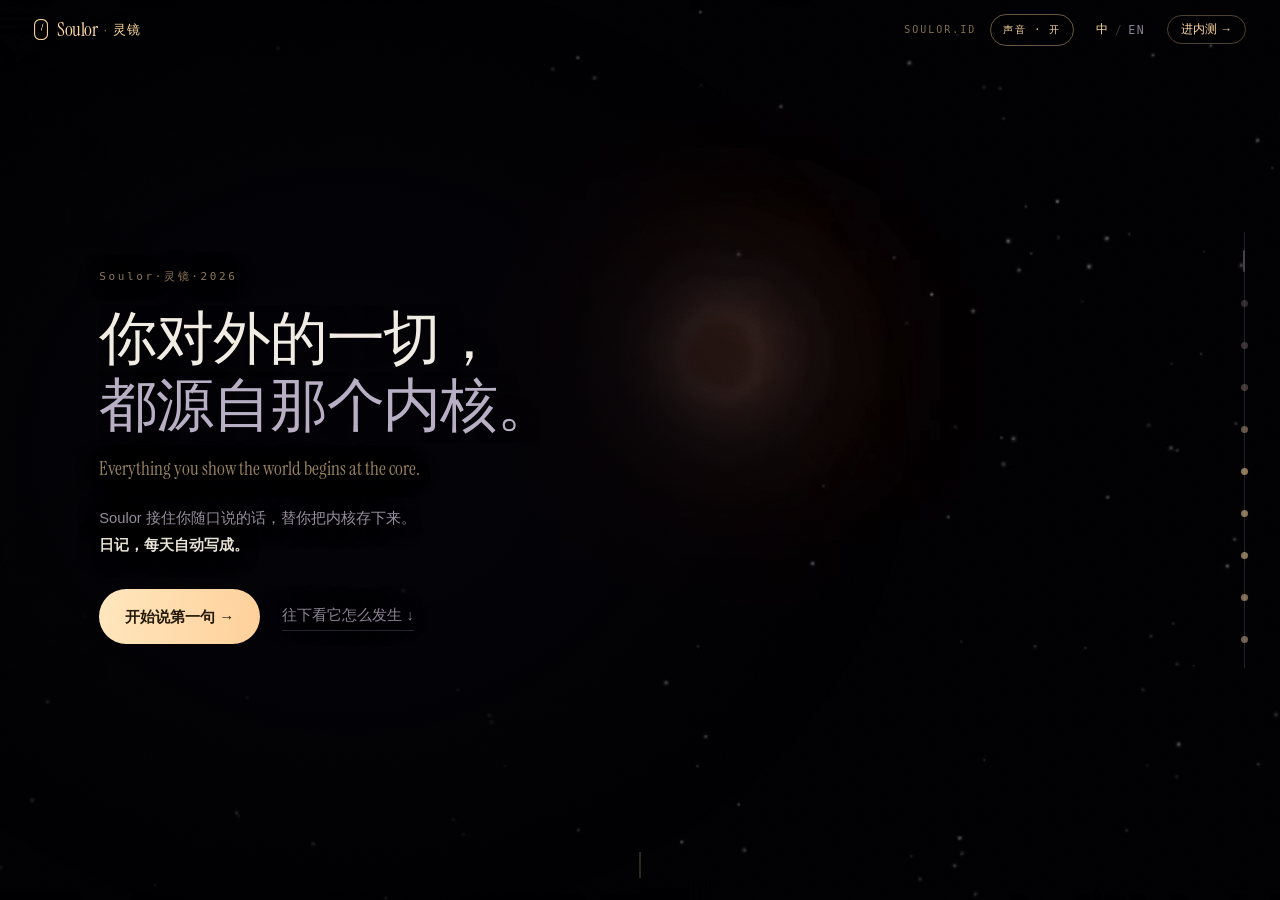
<file: index.html>
<!doctype html>
<!-- ══════════════════════════════════════════════════════════════════
  正式站根路径（2026-08-02 Trev 拍板从 /next/ 升上来；旧版归档在 /v1/）：
  **这份文件 = 根站 deploy/index.html 逐字为底 + FILM 层**。
  Trev 原话：「第一版我更喜欢原版的uiux」「拉条直接用原版的代码」「我喜欢原版显示
  soulor.id, 然后还有做中英文版本」「手机直接照搬原版」——所以不再往旧 /next/ 里
  一块块搬原版，而是反过来：原版整个当底（hero/拉条/双语/顶栏/手机档一字不动），
  只叠两样这一版独有的：
    ① FILM 镜头层：#stage 十章 Seedance 实拍（ch0~ch9.webm/mp4，海报 ch*.jpg），
       原版 canvas 引擎仍在跑（readScroll 驱动文字/拉条/导航），只是 draw() 被
       window.FILM 旗子拦下、#sky 透明——画的核让位给拍的核。
    ② 氛围声 bgm.m4a：默认开（autoplay 被挡就等第一次手势，见 FILM 模块）。
  手机（≤820px）和 prefers-reduced-motion 走 LITE：只出海报不建 <video>——
  这就是旧版「演示还是在卡」的修法，也是照搬原版手机档的一部分。
  改根站文案时记得两边同步（装配记录：brain/LOG.md 2026-08-02）。
════════════════════════════════════════════════════════════════════ -->
<html lang="zh-CN">
<head>
<meta charset="utf-8">
<meta name="viewport" content="width=device-width,initial-scale=1,viewport-fit=cover">
<!-- 标题就是字标本身，不带任何副标/代号。「一夜」是这部片子的**内部代号**，
     2026-08-02 它升为正式站根路径之后，代号不该再出现在对外的任何地方
     （Trev：「把一夜拿走」）。旧官网的 <title> 一直就是 `Soulor·灵镜`，
     而且本页自己的 og:title 也早就是它——之前 title 挂着代号，本身就自相矛盾。 -->
<title>Soulor·灵镜</title>
<meta name="description" content="你对外的一切，都源自那个内核。Soulor 接住你随口说的话，替你把内核存下来。">
<meta property="og:title" content="Soulor·灵镜">
<meta property="og:description" content="你对外的一切，都源自那个内核。Soulor 接住你随口说的话，替你把内核存下来。">
<meta property="og:type" content="website">
<meta property="og:url" content="https://soulor.id/">
<meta name="theme-color" content="#050409">
<!-- favicon 用官网 canvas 真渲染器烘的核（05 成形那一帧裁下来）。
     旧版是 CSS radial-gradient 画的 SVG——正好违反 BRAND.md §4 头两条：
     「光衰减不能用 radial-gradient」「完美的圆是 radial-gradient 的签名」。
     重新生成：scratchpad/mkfavicon.js（按亮部质心居中裁切）。 -->
<link rel="icon" type="image/png" href="[data-uri]"><defs><radialGradient id=%22g%22><stop offset=%220%25%22 stop-color=%22%23FFF6E4%22/><stop offset=%2245%25%22 stop-color=%22%23FFD09A%22/><stop offset=%22100%25%22 stop-color=%22%23050409%22/></radialGradient></defs><rect width=%22100%22 height=%22100%22 fill=%22%23050409%22/><circle cx=%2250%22 cy=%2250%22 r=%2246%22 fill=%22url(%23g)%22/></svg>">
<link rel="stylesheet" href="font.css">
</head>
<body>
<!--
  soulor.id · 一页一格的滚动叙事站
  ────────────────────────────────────────────────────────────
  为什么是"分页"而不是连续滚动（2026-07-28 改版的核心）：
  连续滚动时，画面状态跟着滚动位置连续插值 —— 你停在哪儿它就是哪个中间态，
  永远到不了设计好的那一帧。改成 scroll-snap 分页之后，每一页都精确落在
  它的关键帧上（吸附后 scrollTop 是页高的整数倍，插值系数正好是 0 或 1），
  动图表现才稳定、每一页才是"被设计过的构图"。

  单主题：这是一个刻意的黑夜世界，不做浅色适配。这是**选择**不是遗漏 ——
  整页讲的是"星尘被引力聚拢、点亮成太阳"，白底会把它讲成另一件事。

  性能：所有逐像素的东西（雾核 / 日冕 / 光球层 / 星球）只在启动和 resize 时
  烘焙一次，烘成 offscreen sprite。主循环里只有 drawImage / arc / fillText。
-->

<style>
/* Instrument Serif 见 font.css（同域加载，禁第三方字体源——国内访问不到） */

:root{
  --bg:#050409;
  --ink:#F2EDE4;
  --ink2:#B9AFC4;
  --mut:#8B8395;
  --core:#FFD9A0;
  --core2:#E5B584;
  --line:#26202E;
  --serif:"Instrument Serif",Georgia,serif;          /* 只给拉丁 / 数字，永不套中文 */
  --sans:"PingFang SC","Hiragino Sans GB",-apple-system,BlinkMacSystemFont,sans-serif;
  --mono:ui-monospace,SFMono-Regular,Menlo,monospace;
}

*{box-sizing:border-box}
html,body{margin:0;padding:0;height:100%;overflow:hidden;background:var(--bg)}
body{
  color:var(--ink);font-family:var(--sans);font-size:15px;line-height:1.8;
  -webkit-font-smoothing:antialiased;text-rendering:optimizeLegibility;
  -webkit-text-size-adjust:100%;
}
/* 04 点亮之后：光碰到了字。幅度极小，是"被照到"不是换主题。 */
body.lit{--ink:#F6EFE2}

a{color:inherit}
a:focus-visible,button:focus-visible,#deck:focus-visible{outline:2px solid rgba(255,217,160,.55);outline-offset:3px;border-radius:4px}

/* ── 底层：canvas + 雾 + 颗粒 ── */
#sky{position:fixed;inset:0;width:100%;height:100%;z-index:0;display:block;pointer-events:none}
#fog{position:fixed;inset:0;z-index:1;pointer-events:none;display:none}
#grain{position:fixed;inset:0;z-index:1;opacity:.05;mix-blend-mode:overlay;pointer-events:none}

/* ── FILM 镜头层 ── */
#stage{position:fixed;inset:0;z-index:0;pointer-events:none;background:#050409}
.scene{position:absolute;inset:0;opacity:0;transition:opacity .9s ease;
  background-size:cover;background-position:center;background-repeat:no-repeat}
/* ch7 的四颗星球标签（约会/招聘/陪伴/还没被发明的）。合规ok:指别的 app 品类，不是自我描述
   ⚠️ 这四个词是这一章论点的落点（「每个 app 都在从零猜你是谁」），不是装饰。
   v2 重建时它们随 canvas 一起消失了——原版是画在 canvas 上的，而 FILM 版把
   canvas 整个关了（#sky opacity 0），于是桌面手机都只剩四个没名字的球。
   现在改成 DOM，坐标钉在**画面的归一化坐标**上，由 layoutPlabs() 按
   object-fit:cover 的真实取景框换算成屏幕坐标（换素材＝重量一次质心）。
   中英切换白送：挂了 data-en，语言切换器扫的就是这个属性。 */
.plab{position:absolute;white-space:nowrap;z-index:2;
  font-family:var(--mono);font-size:clamp(9px,.72vw,11px);letter-spacing:.16em;
  color:rgba(255,217,160,.72);text-shadow:0 1px 6px rgba(5,4,9,.95);
  font-style:normal;pointer-events:none;opacity:0;transition:opacity .7s ease .5s}
.scene.on .plab{opacity:1}
.scene.on{opacity:1}
.scene video{position:absolute;inset:0;width:100%;height:100%;object-fit:cover;
  opacity:0;transition:opacity .6s ease}
.scene video.vp{opacity:1}
/* ── 氛围声开关（默认开，见 FILM 模块）── */
#snd{background:none;border:1px solid var(--line);color:var(--mut);border-radius:999px;
  font-family:var(--mono);font-size:10px;letter-spacing:.16em;padding:8px 12px;cursor:pointer;
  transition:color .3s,border-color .3s;white-space:nowrap}
#snd.on{color:var(--core);border-color:rgba(255,217,160,.4)}
@media(max-width:560px){#snd{padding:7px 9px;letter-spacing:.1em}}
/* ch4 是一次性叙事章（弧从左到右生成）：桌面底图用「空场」首帧，避免 满弧海报→空场视频
   的闪跳；手机 LITE 只看海报，必须是完成态满弧——所以只在桌面覆盖。!important 压 inline。 */
@media(min-width:821px){.scene[data-i="4"]{background-image:url(ch4-first.jpg)!important}}

/* ══ 手机版式三版：字上·带下（Trev 2026-08-02：「第4页的排版是最好的，其他字放得过低；
   字在中间是最重要的，阅读体验做好，再根据手机排版调背景位置」）══
   二版的思路是「按章裁切竖屏画面」——裁就必有取舍（七章主体曾整个被裁在画外，
   救回来又压了字）。三版换逻辑：**背景不再竖裁**，整幅 16:9 横带摆在字的下方
   （ch7 羽化带的推广），主体永远完整、字永远从顶上开始（ch4 范式）。
   带的几何：宽=屏宽，高=vw×9/16（402→226px），钉在纵向 74%（402×774 上带占
   [52%,82%] 屏高；375×667 上 [51%,82%]——两档几乎一致，一套羽化段通用）。
   字的对比度仍由 section::before 暗罩层独立保证（后面的块，上暗下透）。 */
@media(max-width:820px){
  /* 带**贴屏底**（Trev：字居中优先，背景位置服从排版）：402×774 上带占 [71%,100%]，
     主体（太阳/星球）落在 ≈85% 屏高——正好在正文块下方那条透出带里。
     钉 84% 那版被暗罩连带压掉了，ch7 的星球标签几乎看不见（联络表逮的）。 */
  /* --bandshift：这一章的带要**往下压多少**（由 fitBand() 按"主体不能被字/卡压住"算出来，
     单位 px，缺省 0）。压下去的代价是裁掉带底那一截，所以 fitBand 有上限。
     --m0/--m1：羽化段跟着带顶走（带一下压，羽化不跟就会在字底下露出一条硬边）。 */
  .scene{background-size:100% auto!important;
    background-position:center calc(100% + var(--bandshift,0px))!important;
    background-repeat:no-repeat;
    -webkit-mask-image:linear-gradient(180deg,transparent var(--m0,64%),#000 var(--m1,76%),#000 100%);
    mask-image:linear-gradient(180deg,transparent var(--m0,64%),#000 var(--m1,76%),#000 100%)}
  /* 视频同几何：contain 到屏宽、钉同一纵位（含同一份下压）——和海报带严丝合缝，全帧无裁切 */
  .scene video{object-fit:contain;object-position:center calc(100% + var(--bandshift,0px))}
  /* 背景层按章提亮（字的对比度靠暗罩层，与此无关）。暗章 1.4~1.5；
     烬日只 1.12（提多了就"点亮"了）；亮章不提。 */
  .scene{filter:brightness(var(--mb,1)) saturate(1.05)}
  .scene[data-i="0"]{--mb:1.75}
  .scene[data-i="1"]{--mb:1.7}
  .scene[data-i="2"]{--mb:1.65}
  .scene[data-i="3"]{--mb:1.65}
  .scene[data-i="4"]{--mb:1.7}
  /* ch6 是「已成形但还没点亮」的烬日，本来就该是十章里最暗的一章——但 1.25 档在
     手机上整屏峰值只有 109，等于没有亮点（一团看不出形状的灰）。提到 1.45 后峰值
     ≈124，仍不到 ch5 的一半（255），"还没亮"读得出来，形状也终于看得见。 */
  .scene[data-i="6"]{--mb:1.45}
  /* ch7 素材本身就是十章里最亮的（峰 251），1.5 档只是把整幅雾一起抬起来、
     黑场发灰、星球反而糊在背景里。1.2 档黑得下去，四颗星球才立得出来。
     ⚠️ 核心那团发灰是**素材自带**的（源图核心像素 (255,255,217)，盘内近中性灰），
     不是这里提亮提出来的——降到 1.0 照样灰。要根治得重生成 ch7，留给下一轮。 */
  .scene[data-i="7"]{--mb:1.2}
  .scene[data-i="5"]{--mb:1.15}
  .scene[data-i="8"]{--mb:1.2}
  .scene[data-i="9"]{--mb:1.2}
  /* 🔴 海报自己的推镜——**这是"页面还活着"的下限，不是装饰**。
     微信/QQ 等 App 内置浏览器对静音视频自动播放是**硬拦截**（平台规则，绕不过，
     Trev 真机诊断屏实锤 NotAllowedError）。视频播不了的时候，页面全靠这一层还在动；
     它一停，用户看到的就是一张死图——2026-08-02 Trev 从微信打开：「动画都没了」。
     原来 26s 走 5% 缩放，算下来每秒变化 0.2%，等于没动。现在 20s 走 8.5%，看得见。
     ⚠️ **只许纵向推近，不许左右横移**：Trev 早前明令「画面左右乱动」要修掉。
     ⚠️ 曲线必须是 **linear**：ease-in-out 在一个来回的两端几乎是静止的，用户什么时候
     看到全凭运气——实测同一条动画，落在慢相位时 5s 只有 3.6% 的像素在变，快相位有 11%。
     推镜要的是匀速，不是呼吸。
     transform-origin 钉底边：画面带本来就贴屏底，从中心缩放会把带的下沿顶出画外。
     ⚠️ 试过把原点钉在"主体所在高度"（让推镜不把主体顶回字底下），**放弃了**：
     原点上的东西是不动的，而主体恰恰就是最该动的那块——实测动感直接腰斩
     （ch2 8.7%→3.2%、ch7 10.2%→4.8%）。微信里视频播不了时全靠这层撑着，
     不能为了省 20px 净空把它冻住。改成**动感优先 + 净空余量加大到 52px**
     去吸收推镜的上浮（缩放 0.10×主体离底距离 ≈15px，再加 translateY 1% ≈8px）。 */
  .scene{transform-origin:50% 100%}
  .scene.on{animation:mbdrift 20s linear infinite alternate}
  .scene.on:has(video.vp){animation:none}   /* 视频真播起来了就让位给它 */
  @keyframes mbdrift{
    from{transform:scale(1.015) translateY(0)}
    to{transform:scale(1.10) translateY(-1%)}
  }
  @media(prefers-reduced-motion:reduce){.scene.on{animation:none}}
  .plab{font-size:8.5px;letter-spacing:.1em}
}

/* ── 分页容器 ──
   固定满屏 + 自己滚动：section 用 height:100% 就精确等于视口高，
   完全绕开 vh/svh 和移动端地址栏收合带来的高度抖动。 */
#deck{
  position:fixed;inset:0;z-index:2;
  overflow-y:scroll;overflow-x:hidden;
  scroll-snap-type:y mandatory;
  overscroll-behavior:contain;
  -webkit-overflow-scrolling:touch;
  scrollbar-width:none;
}
#deck::-webkit-scrollbar{display:none}
#deck.scrubbing{scroll-snap-type:none}

section{
  position:relative;height:100%;width:100%;
  scroll-snap-align:start;scroll-snap-stop:always;
  display:flex;align-items:center;
  padding:0 clamp(24px,6vw,80px);
}
/* 正文列局部径向暗化：让字永远不压在亮部上。
   贴在 section 上做整幅出血 —— 贴在文字列上会在盒子边缘留一道可见的接缝。 */
section::before{
  content:'';position:absolute;inset:0;z-index:-1;pointer-events:none;
  background:radial-gradient(58% 70% at 27% 50%,rgba(5,4,9,.88),rgba(5,4,9,.52) 44%,rgba(5,4,9,0) 76%);
}
/* 照亮页的暗化区要压在文字上，不能盖住左上那个核——这一页的论点就是那个核 */
#planets::before{background:radial-gradient(52% 46% at 26% 74%,rgba(5,4,9,.94),rgba(5,4,9,.62) 46%,rgba(5,4,9,0) 78%)}

.col{
  position:relative;width:100%;max-width:560px;
  padding:76px 0 64px;
  text-shadow:0 1px 24px rgba(5,4,9,.9);
}

/* ── 入场：行升起 ── */
.ln{display:block;overflow:hidden;padding-bottom:.09em;margin-bottom:-.09em}
.ln>i{display:block;font-style:normal;transform:translateY(110%);transition:transform .78s cubic-bezier(.16,.8,.24,1)}
.on .ln>i{transform:none}
.on .ln:nth-child(1)>i{transition-delay:.04s}
.on .ln:nth-child(2)>i{transition-delay:.14s}
.fu{opacity:0;transform:translateY(9px);transition:opacity .7s ease,transform .7s ease}
.on .fu{opacity:1;transform:none}
.on .fu.d1{transition-delay:.24s}
.on .fu.d2{transition-delay:.36s}
.on .fu.d3{transition-delay:.50s}
.on .fu.d4{transition-delay:.62s}
.on .fu.d5{transition-delay:.74s}

/* ── 字级：同时对宽度和高度做 clamp，矮屏自动收，保证一页装得下 ── */
.eyebrow{
  font-family:var(--mono);font-size:9.5px;letter-spacing:.22em;
  color:rgba(255,217,160,.55);margin:0 0 18px;line-height:1.6;
}
h1,h2{
  margin:0;font-family:var(--sans);font-weight:500;
  font-size:clamp(24px,min(4.6vw,5.3vh),50px);
  line-height:1.25;letter-spacing:-.01em;
}
.l1{color:var(--ink);transition:color .8s ease}
.l2{color:var(--ink2);transition:color .8s ease}
.en{
  margin:15px 0 0;font-family:var(--serif);font-weight:400;
  font-size:clamp(14px,min(1.6vw,2.1vh),19px);line-height:1.42;color:rgba(255,217,160,.6);
}
.body{margin:19px 0 0;font-size:clamp(13px,min(1.16vw,1.72vh),14.8px);line-height:1.78;color:#98909F}
.sub{margin:19px 0 0;font-size:clamp(13px,min(1.16vw,1.72vh),14.8px);line-height:1.76;color:#98909F}
.sub b{color:#E8E2D6;font-weight:600}
.sub .nb{display:block;white-space:nowrap}
@media(max-width:640px){.sub .nb{white-space:normal}}

/* ── hero ── */
.actions{margin-top:26px;display:flex;flex-wrap:wrap;gap:12px 18px;align-items:center}
.cta{
  display:inline-flex;align-items:center;gap:8px;padding:12px 22px;border-radius:999px;
  text-decoration:none;font-size:13.5px;font-weight:600;text-shadow:none;
  color:#241A0C;background:linear-gradient(100deg,#FFE7BE,#FFD09A);
  box-shadow:0 0 0 0 rgba(255,209,154,.4);transition:box-shadow .4s ease,transform .25s ease;
}
.cta:hover{box-shadow:0 0 32px 0 rgba(255,209,154,.28);transform:translateY(-1px)}
.ghost{font-size:13px;color:#8B8395;text-decoration:none;border-bottom:1px solid #2A2632;padding-bottom:2px}
.ghost:hover{color:#C9C1D4}
.hint{
  position:absolute;left:50%;bottom:22px;width:1px;height:26px;
  background:rgba(255,217,160,.35);transform-origin:top center;
  transform:translateX(-50%);animation:breathe 3s ease-in-out infinite;
}
@keyframes breathe{
  0%,100%{transform:translateX(-50%) scaleY(.34);opacity:.5}
  50%    {transform:translateX(-50%) scaleY(1);opacity:1}
}

/* ── 通用 vignette 卡 ── */
.card{
  margin:22px 0 0;max-width:420px;padding:15px 18px;border-radius:14px;
  background:rgba(20,16,25,.78);border:1px solid #2E2A3A;
  backdrop-filter:blur(6px);-webkit-backdrop-filter:blur(6px);text-shadow:none;
}
.lab{font-family:var(--mono);font-size:9.5px;letter-spacing:.2em;color:rgba(255,217,160,.55);line-height:1.6}
.foot{margin-top:10px;font-family:var(--mono);font-size:9.5px;letter-spacing:.14em;color:#7C7488;line-height:1.6}
.bub{max-width:92%;padding:9px 13px;border-radius:14px;font-size:13.4px;line-height:1.6;width:fit-content}
.bub.me{
  margin:11px 0 0 auto;border-bottom-right-radius:5px;color:#EFE7DA;
  background:linear-gradient(100deg,rgba(255,222,180,.17),rgba(255,205,150,.10));
  border:1px solid rgba(255,217,160,.22);
}
.bub.ai{margin:9px auto 0 0;border-bottom-left-radius:5px;color:#B4ABBE;background:transparent;border:1px solid #302B3C}
.face{margin:11px 0 0;font-size:15.4px;line-height:1.68;color:#E4DCEB}
.face.sm{font-size:13.6px;line-height:1.72;color:#C6BDD2}
.dateline{margin-top:11px;font-size:13.6px;color:var(--core2);line-height:1.4}
.dateline .n{font-family:var(--serif);font-size:19px;letter-spacing:.01em}

/* ── 05 两条轴：六个人格声音 × 四个生活场景 ──
   🔴 这两个数字和 chip 名字必须跟代码对账，别照抄文档：
   `mirror/src/services/context.ts` 的 ALL_CATEGORIES / ALL_DOMAINS。
   2026-07-29 第三轮同时动过两条轴：品类新增「应对风格」（6 个）；
   场景把 自我/生活/成长 并进「独处」（4 个）。 */
.axes{margin:18px 0 0;display:flex;flex-direction:column;gap:9px}
.ax{display:flex;flex-wrap:wrap;gap:6px;align-items:center}
.axlab{
  font-family:var(--mono);font-size:9px;letter-spacing:.18em;line-height:1.5;
  color:rgba(255,217,160,.5);margin-right:1px;white-space:nowrap;
}
.chips{display:flex;flex-wrap:wrap;gap:6px;margin:20px 0 0}
.chip{
  font-family:var(--mono);font-size:10px;letter-spacing:.08em;line-height:1.5;
  border:1px solid var(--line);border-radius:999px;padding:4px 10px;color:#9C93A8;
  background:rgba(12,10,17,.5);text-shadow:none;
}
.duo{display:grid;gap:10px;grid-template-columns:1fr;margin-top:18px}
@media(min-width:641px){.duo{grid-template-columns:1fr 1fr}}
.duo .card{margin:0;max-width:none;padding:14px 15px}
.duo .card p{margin:8px 0 0;font-size:13.4px;line-height:1.62;color:#DCD4E4}
.duo .card.dim{background:rgba(13,11,18,.72);border-color:#241F2E}
.duo .card.dim p{color:#948BA1}
.duo .card.dim .lab{color:rgba(255,217,160,.32)}
.duo .card.dim .foot{color:#5F5870}

/* ── 06 词源行 ── */
.etym{margin:24px 0 0;font-size:clamp(13px,min(1.2vw,1.8vh),15px);line-height:1.8;color:var(--ink2)}
.etym .s{font-family:var(--serif);font-size:1.18em;letter-spacing:.01em;color:#DCCDB6}

/* ── 07 三张事实卡 ── */
.facts{display:flex;flex-direction:column;gap:10px;margin-top:20px;max-width:460px}
.fact{
  padding:13px 17px;border-radius:14px;text-shadow:none;
  background:rgba(20,16,25,.78);border:1px solid #2E2A3A;
  backdrop-filter:blur(6px);-webkit-backdrop-filter:blur(6px);
}
.fact p{margin:6px 0 0;font-size:13.4px;line-height:1.64;color:#ADA4B8}

/* ── 08 begin ── */
#begin{flex-direction:column;justify-content:center;align-items:stretch}
#begin .col{max-width:840px;padding:0}
.mailrow{margin:20px 0 0;font-family:var(--mono);font-size:12px;color:#8B8395;letter-spacing:.04em}
.mailrow a{color:var(--core);text-decoration:none;border-bottom:1px solid rgba(255,217,160,.25);padding-bottom:1px;transition:border-color .3s ease}
.mailrow a:hover{border-bottom-color:var(--core)}
.footbar{
  position:absolute;left:clamp(24px,6vw,80px);right:clamp(24px,6vw,80px);bottom:20px;
  padding-top:14px;border-top:1px solid var(--line);
  display:flex;justify-content:space-between;align-items:center;gap:10px 20px;flex-wrap:wrap;
}
.footbar .l{font-size:12px;color:var(--mut)}
.footbar .r{font-family:var(--mono);font-size:10px;letter-spacing:.16em;color:rgba(255,217,160,.45)}

/* ── Nav ── */
#nav{
  position:fixed;top:0;left:0;right:0;z-index:30;
  display:flex;align-items:center;gap:14px;
  padding:13px clamp(18px,4vw,34px);
  border-bottom:1px solid transparent;
  transition:background .45s ease,backdrop-filter .45s ease,border-color .45s ease;
}
#nav.scrolled{background:rgba(5,4,9,.55);backdrop-filter:blur(12px);-webkit-backdrop-filter:blur(12px);border-bottom-color:var(--line)}
#nav .brand{display:flex;align-items:center;gap:9px;text-decoration:none;flex:0 0 auto;white-space:nowrap}
/* 🔴 字标是一个整体，任何情况下都不许折行。375 宽上顶栏四件东西挤在一起，「灵镜」被压成竖排两个字——字标当场裂开。nowrap + 不参与收缩，宁可别的先让。 */
/* 就是 App 里那张 logo-mark.png（一面竖向胶囊镜，内里一道斜切反光）。
   它是 alpha 形状、RN 用 tintColor 上色，所以网页侧也走 mask-image 而不是 <img>，
   这样才能跟 App 一样按主题着色，而不是烙死一个颜色。 */
#nav .mark{
  width:14px;height:21.2px;flex:none;background:var(--core);
  -webkit-mask:url([data-uri]) center/contain no-repeat;
          mask:url([data-uri]) center/contain no-repeat;
}
#nav .wordmark{font-family:var(--serif);font-size:19px;letter-spacing:-.022em;color:var(--core);line-height:1}
/* 字标定稿②「同色一体」（2026-08-02 Trev 拍板，规范 brain/BRAND.md §5）：Soulor·灵镜 中点相连、
   灵镜同主字色、字号=拉丁×0.68、字距 .05em；中点主字色 55% 透明。 */
#nav .dotmark{color:var(--core);opacity:.55;font-size:13px;line-height:1;margin:0 -3px}
#nav .zhmark{color:var(--core);font-size:13px;letter-spacing:.05em;line-height:1}
#nav .dom{font-family:var(--mono);font-size:10px;letter-spacing:.2em;color:rgba(255,217,160,.5);margin-left:auto}
#nav .pill{
  font-size:11.5px;padding:6px 13px;border-radius:999px;line-height:1.3;
  border:1px solid rgba(255,217,160,.3);color:var(--core);text-decoration:none;white-space:nowrap;
  transition:background .3s ease,border-color .3s ease;
}
#nav .pill:hover{background:rgba(255,217,160,.1);border-color:rgba(255,217,160,.55)}
@media(max-width:430px){#nav .dom{display:none}#nav .pill{margin-left:auto}}

/* ── 中/EN 切换 ──
   两种语言都放在同一个文件里（每个文案元素挂 data-en），切换只换 textContent。
   不做两个 HTML：官网现在是「一个自包含文件、零外部请求」，分家就要维护两份、
   而且两个对外链接（Pages + Artifact 镜像）的推送流程都要翻倍。 */
#langbtn{
  display:inline-flex;align-items:center;gap:5px;background:none;border:0;cursor:pointer;
  font-family:var(--mono);font-size:10px;letter-spacing:.14em;padding:8px 6px;
  color:var(--mut);transition:color .3s ease;
}
#langbtn:hover{color:var(--ink2)}
#langbtn .sep{opacity:.4}
#langbtn .on{color:var(--core)}
#langbtn .off{color:var(--mut)}
html[data-lang="en"] #langbtn .on{color:var(--mut)}
html[data-lang="en"] #langbtn .off{color:var(--core)}
/* 英文版把衬线英文副题藏掉：那一行本来就是中文标题的英文，
   标题已经翻成英文了再留着就是同一句说两遍。 */
html[data-lang="en"] .en{display:none}
/* 🔴 BRAND.md §5：拉丁展示字一律 Instrument Serif 400，字距收到 -.022em。
   中文标题走 PingFang（Instrument Serif 没有中文字形，套上去会掉字），
   所以这条只在英文版生效——两种语言的标题本来就该是两种字。 */
html[data-lang="en"] h1,
html[data-lang="en"] h2{font-family:var(--serif);font-weight:400;letter-spacing:-.022em}
@media(min-width:800px){#langbtn{font-size:11.5px;padding:9px 8px}}

/* ── 右侧拉条（scrubber）──
   不只是进度指示：点的颜色按那一页的亮度排，从冷灰一路烧到核金，
   所以拉条本身就是这个故事的缩影 —— 一眼看得见"天要亮了"。 */
#rail{
  position:fixed;right:0;top:0;bottom:0;width:46px;z-index:30;
  display:flex;flex-direction:column;align-items:center;justify-content:center;
  pointer-events:none;   /* 只有点那一段可抓，其余让滚动穿过去 */
}
#rail.drag .railtrack{cursor:grabbing}
@media(max-width:560px){#rail{width:34px}}
.railtrack{
  position:relative;display:flex;flex-direction:column;align-items:center;gap:13px;
  padding:14px 12px;pointer-events:auto;touch-action:none;cursor:grab;
}
@media(max-height:600px){.railtrack{gap:9px}}
.railline{
  position:absolute;left:50%;top:0;bottom:0;width:1px;margin-left:-.5px;
  background:#241F2E;
}
.railfill{
  position:absolute;left:50%;top:0;width:1px;margin-left:-.5px;height:0;
  background:linear-gradient(180deg,rgba(255,217,160,.10),rgba(255,217,160,.62));
  transition:height .34s cubic-bezier(.16,.8,.24,1);
}
.railtrack a{
  position:relative;width:18px;height:14px;display:flex;align-items:center;justify-content:center;
  text-decoration:none;
}
.railtrack a b{
  display:block;width:5px;height:5px;border-radius:3px;background:#3B3446;
  transition:width .42s cubic-bezier(.16,.8,.24,1),height .42s cubic-bezier(.16,.8,.24,1),
             background .5s ease,box-shadow .5s ease,opacity .4s ease;
  opacity:.55;
}
.railtrack a.act b{width:2px;height:15px;opacity:1}
.railtrack a span{
  position:absolute;right:24px;top:50%;transform:translateY(-50%) translateX(4px);white-space:nowrap;
  font-family:var(--mono);font-size:9px;letter-spacing:.16em;color:rgba(255,217,160,.66);
  opacity:0;transition:opacity .28s ease,transform .28s ease;pointer-events:none;
}
.railtrack a:hover span,.railtrack a:focus-visible span,#rail.drag a.act span{opacity:1;transform:translateY(-50%) translateX(0)}

/* ══════════════════════════════════════════════════════════════════════════
   桌面层（≥800px）—— 2026-07-29 新增

   在这之前**整份样式表只有 max-width 断点**："桌面"不是一个被设计过的档，
   只是"没触发手机覆盖"的默认态，而那个默认态每个数值都是照手机一列字校准的：
   正文列被 max-width:560px 焊死贴在左边，正文上限 14.8px、eyebrow 固定 9.5px
   （跟手机一模一样）。实测 2560 宽的屏上正文列只占 22%，右边 1920px 全空。
   Trev 原话：「网页版看着很别扭，他好像就是为手机看而做的一样。字都在左边，
   而且字都太小了。」这一层专治那个 —— **手机档一个像素都不动**。

   构图分两种（Trev 2026-07-29 拍板「按页分开处理」）：
   · 叙事页（hero / 虚无 / 照亮 / 开始）：保留大留白和暗场。那是故事的一部分，
     大屏上反而更有张力，只把尺度做对，不塞东西进去填空。
   · 功能页（`.split`：第一句/聚拢/点亮/成形/诚实/主权）：打开成**真两栏**，
     文案在左、演示卡在右，右边不再是空的。两栏顺带把纵向压力卸掉一大半 ——
     卡片从竖直堆叠里挪出去了，矮窗口反而更安全。

   ⚠️ 两条硬约束，改这一层之前必须知道：
   1. 整站是 `scroll-snap-type:y mandatory`，**每页必须在一屏内装得下**，
      装不下的内容永远滚不到、看不见。所以每个字号都同时对 vw 和 vh 做 clamp，
      vh 那一项是矮窗口的保险丝。改完必须重跑 verify-fit.js（含 1440×720、
      1024×620 这些"宽但矮"的窗口，那是最容易翻车的一档）。
   2. 这一块必须放在下面 `max-height:660px` 那些**按高度收紧**的块**之前**，
      否则宽而矮的窗口会丢掉收紧、直接溢出。间距一律用朴素选择器（`.body`）写，
      好让后面按高度的规则能压过来。
   ══════════════════════════════════════════════════════════════════════════ */
@media(min-width:800px){
  /* 舞台居中：2560 的屏上构图不再散到左上角，而是一整块居中的版面 */
  section{padding:0 clamp(40px,4vw,72px)}
  /* `100% - 96px` 是给右侧拉条留的通道（拉条是 fixed 的，不参与布局，
     不主动让路就会压在正文右边缘上）。左右各收 48px，所以仍然对称居中。 */
  .col{max-width:none;width:min(1240px,100% - 96px);margin-inline:auto}

  /* ── 字级：桌面档重配。原来的上限（正文 14.8 / eyebrow 9.5）是手机数值 ── */
  .eyebrow{font-size:11px;letter-spacing:.24em;margin-bottom:clamp(16px,2.2vh,26px)}
  h1,h2{font-size:clamp(38px,min(4.5vw,8vh),74px);line-height:1.15;letter-spacing:-.02em}
  .en{font-size:clamp(17px,min(1.45vw,2.8vh),25px);margin-top:clamp(13px,2vh,20px)}
  .body,.sub{font-size:clamp(14px,min(1.15vw,2.05vh),17.5px);line-height:1.82;margin-top:clamp(15px,2.5vh,26px)}

  /* 卡片、气泡、标签也都是手机尺寸，一起抬一档 */
  .lab,.foot{font-size:10.5px}
  .card{padding:18px 22px;border-radius:16px}
  .bub{font-size:15px;padding:11px 15px}
  .face{font-size:17.5px;line-height:1.7}
  .face.sm{font-size:15.5px}
  .dateline{font-size:15px}
  .dateline .n{font-size:22px}
  .axlab{font-size:10px}
  .chip{font-size:11.5px;padding:5px 12px}
  .fact{padding:15px 20px}
  .fact p{font-size:15px}
  .duo .card p{font-size:15px}
  .etym{font-size:clamp(15px,min(1.3vw,2.2vh),18px)}
  .cta{font-size:15px;padding:14px 26px}
  .ghost{font-size:14.5px}
  .actions{margin-top:clamp(22px,3.4vh,34px);gap:14px 22px}

  /* ── 功能页：真两栏。左文案 / 右演示卡 ──
     卡片用 grid-row:1/-1 跨满左边所有行再自己垂直居中，
     这样左右两栏各自的高度互不牵扯，左边加一行字不会把卡片顶歪。 */
  section.split .col{
    display:grid;
    /* 左栏要宽到能让最长的一行标题不折 —— 「它才开口说你是谁。」9 字 ×74px
       需要约 660px，左栏给到 .62 才稳。右栏放卡片 440px 足够。 */
    grid-template-columns:minmax(0,1.28fr) minmax(0,.72fr);
    column-gap:clamp(40px,3.8vw,68px);
    align-items:center;
  }
  section.split .col>.eyebrow,
  section.split .col>h2,
  section.split .col>.en,
  section.split .col>.body,
  section.split .col>.axes{grid-column:1}
  section.split .col>.card,
  section.split .col>.facts{
    /* ⚠️ 这里**不能**写 grid-row:1/-1。行是隐式生成的，`-1` 指的是**显式**网格的
       末尾行线，而显式行数是 0 —— 结果 -1 解析成第 1 条线，卡片只占第一行，
       align-self:center 也就无从居中（表现为卡片吊在右上角）。用 span 跨足够多行。 */
    grid-column:2;grid-row:1/span 30;align-self:center;
    margin:0;max-width:none;
  }
  /* 主权页三张事实卡在右栏竖排，间距给足 */
  section.split .col>.facts{gap:14px}

  /* 叙事页：不塞东西，但正文列别拉太宽 —— 中文一行 35~40 字是舒服区间，
     一行 60 字读起来会丢行。 */
  section:not(.split) .body,
  section:not(.split) .sub,
  section:not(.split) .en{max-width:min(46em,720px)}
  #hero .actions{max-width:none}

  /* ── 右侧拉条：整轴放大一档 ──
     原来的 46px 宽 / 5px 圆点 / 9px 标签也是手机尺度，在大屏上小得像个瑕疵。
     ⚠️ 轴变宽之后正文列必须跟着留出通道：`.col` 用 `100% - 96px` 收一档，
     这样左右仍然对称居中，同时保证右边缘永远够不到拉条。
     （窄屏那边是靠 `section{padding-right:46px}` 让路的，两套机制不要混用。） */
  #rail{width:72px}
  .railtrack{gap:20px;padding:18px 16px}
  .railtrack a{width:30px;height:22px}
  .railtrack a b{width:7px;height:7px;border-radius:4px}
  .railtrack a.act b{width:2.5px;height:22px}
  .railtrack a span{right:34px;font-size:12px;letter-spacing:.18em}
}

/* ── 窄屏：上方留给天空，下方交给文字 ── */
@media(max-width:799px){
  /* 右边给拉条让出通道，正文不能跑到点底下 */
  section{padding-right:46px}
  /* 顶部给导航让出通道。⚠️ 这条必须挂在 section 上、不能挂在 .col 上：
     居中是在 section 的**内容盒**里居中，padding 撑开的通道才真的排除掉 nav；
     写在 .col 的 padding 上只是把文字往下推，盒子还是能顶进 nav
     （2026-07-29 手机改居中后，英文版矮屏的成形页标题就是这样压进导航的——
      中文版没露出来，因为英文更长、居中后向上溢出得更多）。 */
  section{padding-top:68px}   /* 实测 nav 底沿 57px，留 11px 呼吸；54px 会压掉 2px */
  .footbar{right:46px}
  /* 手机：正文垂直居中，核在正文**下方**。
     Trev 2026-07-29 定了三轮：先贴底 →「字都太下面了放，应该全部放中间才对」→
     居中之后「放中间就会挡住那个动态图，直接放上面吧文字」→ 靠上之后
     「还是放中间吧」。**以居中为最终**。
     ⚠️ 「居中」这次不再挡动图，关键不在这条 CSS 而在 canvas：核已经从
     「钉在正文**上沿**之上」改成「钉在正文**下沿**之下」
     （`cy = S.cb*H + …`，见 draw() 的 narrowW 分支），幽灵短语也一起翻到了下半屏。
     所以居中现在是把**顶上**让给星尘，而不是像第一次那样把天空吃掉。
     结论：这条要是再改回贴上/贴底，canvas 那半边必须跟着一起改。 */
  section:not(#begin){align-items:center}
  /* ⚠️ 百分比内边距按**宽度**算不是高度，要垂直留白只能写死 px/vh。
     ⚠️ 底部让位只加在 #begin 上——`.footbar` 全站**只出现在 09 那一页**，
     加在通用 .col 上等于让另外 9 页各白占 68px 高度（英文版矮屏就是这么被挤爆的）。 */
  .col{padding:0;max-width:none}
  /* 首屏天上本来就没有核，正文再贴底就会在导航和标题之间空掉半屏。
     让它居中：上方留给幽灵短语，又不至于把字甩到浏览器工具栏边上。
     ⚠️ 必须写成 section#hero：上面那条 `section:not(#begin)` 里的 :not() 取参数的
     特异性，#begin 是 ID，所以那条是 ID 级的，单写 #hero 会被它压掉。 */
  section#hero{align-items:center}
  /* ⚠️ 百分比内边距按**宽度**算不是高度，这里要的是垂直留白，只能写死 px */
  /* hero 天上本来没有核，不需要给核让位，底部也不用躲 footbar（这页没有） */
  #hero .col{padding:28px 0 22px}
  /* 提示竖线在手机上正好卡在浏览器工具栏边上，像个杂物；分页和拉条已经说明了"还有" */
  .hint{display:none}
  section::before{background:none}
  #fog{display:block}
  /* 09 也居中，并且必须给 footbar 留够通道 —— 加了 TestFlight 按钮之后
     内容变高，贴底就会和页脚重叠（Trev 真机截图逮到的）。 */
  #begin{justify-content:center}
  /* footbar 是 position:absolute、不占布局，正文能直接长进去 ——
     2026-07-29 加了 TestFlight 按钮之后就是这么让「或者写信」压在页脚上的。 */
  #begin .col{padding:0 0 clamp(64px,10vh,96px)}
  .card,.facts{max-width:none}
  /* 两条轴在窄屏上收一档 —— 英文 chip 比中文宽得多（"Habits & Preferences" vs
     "习惯与偏好"），在 390px 宽屏上会折成三行，实测让成形页在 390×620 英文版
     超出 51px。mandatory snap 下超出的内容永远看不到，所以这是硬需求不是优化。 */
  .chip{font-size:9.5px;padding:3px 8px;letter-spacing:.04em}
  .ax{gap:5px}
  .axes{gap:7px;margin-top:15px}
  .footbar{bottom:14px}
}
/* 手机三版·字居中（放在 799 块之后：媒体查询不加特异性，顺序说了算）。
   ⚠️ Trev 2026-08-02 连说两遍「不是置上，是置中」——**字在竖直方向居中**是这一版的
   铁律，别再改回 flex-start。三版第一稿理解成了「靠顶」，被当场驳回。
   居中之后背景带要给字让路：带从 74% 沉到 84%（见上面 820 块），
   暗罩也跟着把渐透点下移。 */
@media(max-width:820px){
  section:not(#begin){align-items:center}
  section#hero{align-items:center}
  /* #begin 是 flex-direction:column：竖轴居中走的是 justify-content（基础规则 301 行），
     压 align-items 没用——ch9 就是这么漏网的（验收逮的）。 */
  #begin{justify-content:center}
  .col{padding-top:0}
  #hero .col{padding-top:0}
  /* 🔴 `align-items:center` 居的是**内容盒**的中，不是屏幕的中。上面 532 行给了
     `section{padding-top:68px}`（躲固定导航栏），下边却是 0 —— 于是十章一律**低 34px**，
     两档屏幕、每一章都差这个同一个常数（验收量到「上276/下208」，恒差 68）。
     补一个等量的下内边距，内容盒就重新以视口中线为中心，`center` 才真是屏幕的中。
     ⚠️ 别改成「上下各 34px」省高度：68 是量出来的（导航底沿 57px + 11px 呼吸），
     减了长章的标题就会钻到导航底下。 */
  section{padding-bottom:68px}
  /* ch9 的 .col 原本自带 clamp(64px,10vh,96px) 下内边距给页脚让路；
     现在 section 的 68px 已经把页脚（底 14px + 高 ≈40px）让开了，再叠一层
     会把正文顶到离中线 70px 以上——留一点余量即可。 */
  #begin .col{padding-bottom:16px}
  /* 暗罩只护「裸文字」（标题+正文段落，在正文块中上部），下段放开让带透出来。
     正文块下部是演示卡——`.card/.facts` 自带底色和描边，不靠这层暗罩，
     所以渐透点可以提到 58%，带的主体（≈85%）才不会被一起压死。 */
  /* 渐透点**跟着每章裸文字的实际底部走**（由 fitScrim() 写进 --f0/--f1/--f2）：
     每章正文长短差很多（ch1 三行 vs ch7 五行+公式），写死一套百分比必然有章
     被压暗、有章被漏保护——ch7 就是这么漏的（裸文字压在亮带上，峰值 246）。
     缺省值是「正文中等长度」的安全档，JS 没跑起来也不会糊。 */
  section::before{background:linear-gradient(180deg,
    rgba(5,4,9,.50) 0%,rgba(5,4,9,.74) 22%,
    rgba(5,4,9,.74) var(--f0,50%),rgba(5,4,9,.32) var(--f1,63%),
    rgba(5,4,9,0) var(--f2,74%))!important}
  /* 🔴 #fog 必须在手机上关掉：它是**原版**为「核在上、正文在下」做的**底部**压暗
     （底 0.80 黑度，z-index:1 盖在 #stage 之上），而三版把画面带放到了屏底——
     两层正好打架。实测 ch5 素材峰值 254，到屏幕上只剩 74，就是被它吃掉的。
     字的保护已经全交给 section::before（上暗下透），这层在三版里只有害处。 */
  #fog{display:none!important}
}

/* 矮视口（不分宽窄）：加了「人格声音 × 生活场景」两条轴之后，
   成形页在 1024×620 这种"宽但矮"的窗口下会差几个像素。只按宽度收紧覆盖不到它。 */
@media(max-height:660px){
  .axes{margin-top:12px;gap:6px}
  .card{margin-top:13px}
  /* 行高也收一档：英文正文在 390 宽下是 5 行，1.78 的行高单这一项就吃掉 116px。
     实测 390×620 英文版只差 3px 就装不下——3px 的余量等于没有余量，
     随便改一句文案就会再破，所以这里一次留够。 */
  .body,.sub{margin-top:14px;line-height:1.66}
}

/* ch8「主权」是全站最高的一屏：标题 + 英文回声 + 正文 + **三张事实卡**，
   而英文版又比中文长一截。在 375×667 / 390×620 / 360×640 这几档上，英文版会把
   标题顶进固定导航（实测差 8 / 14 / 26px）——正文居中之下，超出是往两头挤的。
   `.facts` 全站只有这一屏在用，所以单独给它一档收紧最省事、也不会波及别章。
   阈值取 700 而不是沿用已有的 580：667 这一档（iPhone SE / 8）压根够不着 580。 */
@media(max-width:820px) and (max-height:700px){
  .facts{margin-top:14px;gap:7px}
  .fact{padding:10px 14px}
  .fact p{margin-top:4px;line-height:1.56}
}

/* 极矮视口（手机横屏、或浏览器上下工具栏都展开时）：整体收紧一档。
   mandatory snap 下装不下的内容是永远看不到的，所以这一档是硬需求不是优化。 */
@media(max-width:820px) and (max-height:580px){
  /* 这一档（横屏 820×580 英文版）正文有 494px 高，比「上下各 68px」留出的 444px 还高，
     严格居中会让标题往上顶进导航栏 14px。对称内边距改不了这件事——居中点就是视口中线，
     只有把中线往下挪才躲得开。所以这一档单独把下边距收到 24px：整体下移 22px，
     580px 高的屏上肉眼看不出偏心，但字不再钻到导航底下。
     ⚠️ 只在这一档破例，别把它抄回上面的通用块——竖屏各档都是严格居中的。 */
  section{padding-bottom:24px}
  h1,h2{font-size:clamp(21px,min(4.6vw,5.6vh),50px);line-height:1.22}
  .col{padding-bottom:7%}
  .eyebrow{margin-bottom:12px}
  .en{margin-top:11px}
  .body,.sub{margin-top:13px;line-height:1.66}
  .card{margin-top:14px;padding:12px 14px}
  .face{margin-top:8px}.face.sm{line-height:1.6}
  .foot{margin-top:7px}
  .dateline{margin-top:8px}
  .chips,.axes{margin-top:13px;gap:5px}
  .ax{gap:5px}
  .chip{padding:3px 8px}
  .facts{margin-top:14px;gap:7px}
  .fact{padding:10px 14px}
  .fact p{margin-top:4px;line-height:1.55}
  .bub{padding:7px 11px}
  .bub.me{margin-top:8px}
  .bub.ai{margin-top:7px}
  .mailrow{margin-top:14px}
}

@media(prefers-reduced-motion:reduce){
  #deck{scroll-behavior:auto}
  .ln>i{transform:none;transition:none}
  .fu{transform:none;transition:opacity .45s ease}
  .on .fu{transform:none}
  .hint{animation:none;transform:translateX(-50%) scaleY(1);opacity:.55}
  .cta,.ghost,.railtrack a b,.railfill,#nav{transition:none}
}
</style>

<canvas id="sky" aria-hidden="true"></canvas>
<div id="fog" aria-hidden="true"></div>
<div id="grain" aria-hidden="true"></div>

<!-- FILM 镜头层（见文件头注释①）：z 与 #sky 同层、DOM 在后，雾/颗粒照旧压在上面 -->
<div id="stage" aria-hidden="true">
  <!-- data-sy = 这一章「画面主体」的归一化纵位。fitBand() 拿它算出每章该把画面带
       往下压多少，好让主体落在正文底边之下（Trev 2026-08-02：「第 2 页的动画拉低一点，
       动画被字挡住了，第 5、6 页也是」——手机上正文竖直居中、带贴屏底，正文一长就压住主体）。

       🔴 必须从**视频**量，不能从海报量。ch4 的海报是"满弧"（弧在下部，海报量出来 0.80），
       而视频演的是弧被引力吸向太阳的过程，亮的那一端在画面**上部**——按海报算，
       ch4 的下压量会算成 0，等于没修。取值＝整段视频 30 帧亮度重心的 **p25**
       （主体只有 25% 的时间高于它；取最高帧会被一两帧闪烁带跑，取平均又护不住）。

       ⚠️ ch7 是唯一的人工值（0.536＝四颗星球 data-py 的均值）：这一章亮度重心追的是
       左上那个核（0.12），但要给人看的是星球。按 0.12 算会把带下压 38px，
       「陪伴」那颗直接被顶出屏外。**亮度最强 ≠ 内容主体，只有这一章两者分家。** 合规ok:引用标签名

       ⚠️ ch4 也是特例（用 p50 而不是 p25）：这一章的弧**本来就是从左到右扫过整个画幅**的，
       早期亮区在上部（p10=0.11）、完成后落在下部（p75=0.66），差了 0.55 个画幅，
       一个位置不可能同时安置两头。它是 data-once（播一遍停在完成态），所以按
       **停住之后的常态**定位——完成的弧落在净空区；开头两三秒扫过字区是它本来的运动，
       不是版式 bug。别再想把整段都压到字底下：压够早期，完成态就被顶出屏外了（实测）。

       data-band-group：**共用同一颗主体的章要绑在一起**。ch5「成形」和 ch6「诚实」
       是同一颗太阳（ch6 就是 ch5 压暗的版本），但两章正文长短不同，各按各的正文底边
       让位就会把同一颗太阳推到两个高度——实测两档屏上都差 44px，翻页时太阳"跳"一下。
       fitBand 对同组取**组内最大下压量**（每章的字都让开，位置又完全一致），
       sy 也取组内均值（抹掉量出来那零点几个百分点的噪声）。
       （Trev 2026-08-02：「第 5 和 6 页明明是同一个太阳，位置应该一样才对」）

       重新生成任何一章的视频，就要重新量：film/measure-sy.py <素材目录> -->
  <div class="scene" data-i="0" data-sy="0.393" style="background-image:url(ch0.jpg)"></div>
  <div class="scene" data-i="1" data-sy="0.496" style="background-image:url(ch1.jpg)"></div>
  <div class="scene" data-i="2" data-sy="0.284" style="background-image:url(ch2.jpg)"></div>
  <div class="scene" data-i="3" data-sy="0.198" style="background-image:url(ch3.jpg)"></div>
  <div class="scene" data-i="4" data-sy="0.537" data-once="1" data-mv="1" style="background-image:url(ch4.jpg)"></div>
  <div class="scene" data-i="5" data-sy="0.300" data-band-group="sun" data-mv="1" style="background-image:url(ch5.jpg)"></div>
  <div class="scene" data-i="6" data-sy="0.298" data-band-group="sun" data-mv="1" style="background-image:url(ch6.jpg)"></div>
  <div class="scene" data-i="7" data-sy="0.536" style="background-image:url(ch7.jpg)">
    <i class="plab" data-px="0.695" data-py="0.375" data-en="Dating">约会</i>
    <i class="plab" data-px="0.829" data-py="0.648" data-en="Hiring">招聘</i>
    <i class="plab" data-px="0.601" data-py="0.805" data-en="Companionship">陪伴</i><!-- 合规ok:指别的 app 品类（本章论点＝每个 app 都在从零猜你是谁），不是我们提供陪伴 -->
    <i class="plab" data-px="0.934" data-py="0.316" data-en="Not yet invented">还没被发明的</i>
  </div>
  <div class="scene" data-i="8" data-sy="0.311" style="background-image:url(ch8.jpg)"></div>
  <div class="scene" data-i="9" data-sy="0.253" style="background-image:url(ch9.jpg)"></div>
</div>

<header id="nav">
  <a class="brand" href="#hero" aria-label="Soulor·灵镜"><span class="mark" aria-hidden="true"></span><span class="wordmark">Soulor</span><span class="dotmark">·</span><span class="zhmark">灵镜</span></a>
  <span class="dom">SOULOR.ID</span>
  <button id="snd" type="button" aria-label="环境声开关 / Ambient sound"></button>
  <button id="langbtn" type="button" aria-label="切换语言 / Switch language"><span class="on">中</span><span class="sep">/</span><span class="off">EN</span></button>
  <a class="pill" href="https://testflight.apple.com/join/Y5j5XjUU" target="_blank" rel="noopener" data-en="Join the beta →">进内测 →</a>
</header>

<nav id="rail" aria-label="章节">
  <div class="railtrack">
    <div class="railline" aria-hidden="true"></div>
    <div class="railfill" aria-hidden="true"></div>
    <a href="#hero"      data-i="0"><b></b><span data-en="Prologue">序幕</span></a>
    <a href="#scatter"   data-i="1"><b></b><span data-en="Scatter">虚无</span></a>
    <a href="#drop"      data-i="2"><b></b><span data-en="One Grain">落下</span></a>
    <a href="#gather"    data-i="3"><b></b><span data-en="Gravity">聚拢</span></a>
    <a href="#ignite"    data-i="4"><b></b><span data-en="First Light">点亮</span></a>
    <a href="#sun"       data-i="5"><b></b><span data-en="Takes Shape">成形</span></a>
    <a href="#honest"    data-i="6"><b></b><span data-en="Honest">诚实</span></a>
    <a href="#planets"   data-i="7"><b></b><span data-en="Every Planet">照亮</span></a>
    <a href="#sovereign" data-i="8"><b></b><span data-en="Yours Alone">主权</span></a>
    <a href="#begin"     data-i="9"><b></b><span data-en="Begin">开始</span></a>
  </div>
</nav>

<main id="deck" tabindex="0">

<section id="hero" data-stage="hero">
  <div class="col">
    <p class="eyebrow fu" data-en="Soulor·2026">Soulor·灵镜·2026</p>
    <h1>
      <span class="ln"><i class="l1" data-en="Everything you show the world">你对外的一切，</i></span>
      <span class="ln"><i class="l2" data-en="begins at the core.">都源自那个内核。</i></span>
    </h1>
    <p class="en fu d1">Everything you show the world begins at the core.</p>
    <p class="sub fu d2">
      <span class="nb" data-en="Soulor catches what you say in passing, and keeps your core for you.">Soulor 接住你随口说的话，替你把内核存下来。</span>
      <span class="nb"><b data-en="A diary, written every day, on its own.">日记，每天自动写成。</b></span>
    </p>
    <div class="actions fu d3">
      <a class="cta" href="#begin" data-en="Say your first sentence →">开始说第一句 →</a>
      <a class="ghost" href="#scatter" data-en="See how it happens ↓">往下看它怎么发生 ↓</a>
    </div>
  </div>
  <div class="hint" aria-hidden="true"></div>
</section>

<section id="scatter" data-stage="scatter">
  <div class="col">
    <p class="eyebrow fu" data-en="01 · THE SCATTER">01 · 虚无 / THE SCATTER</p>
    <h2>
      <span class="ln"><i class="l1" data-en="You say thousands of things a day.">你每天说几千句话，</i></span>
      <span class="ln"><i class="l2" data-en="None of them are kept.">留下来的是零。</i></span>
    </h2>
    <p class="en fu d1">A galaxy of dust. Everywhere, and nowhere.</p>
    <p class="body fu d2" data-en="Late-night spirals, messages you never sent, the honest thing you told a friend and forgot by morning — they evaporate faster than you think. Your inner life never stops talking. No one has ever written it down.">深夜的胡思乱想、没发出去的消息、对朋友说过就忘的那句真话——蒸发得比你想的快。你的内心一直在说话，只是从来没人记下来。</p>
  </div>
</section>

<section id="drop" data-stage="drop" class="split">
  <div class="col">
    <p class="eyebrow fu" data-en="02 · ONE GRAIN">02 · 第一句 / ONE GRAIN</p>
    <h2>
      <span class="ln"><i class="l1" data-en="Say one sentence.">说一句，</i></span>
      <span class="ln"><i class="l2" data-en="One grain settles.">就落下一粒。</i></span>
    </h2>
    <p class="en fu d1">One sentence. One grain of matter.</p>
    <p class="body fu d2" data-en="Drop — say it and go. Soulor catches it and files it. No judgment, no advice. That's the end of it; gravity takes the rest.">Drop——随口一句就走。Soulor 接住它、归好类，不评判、不给建议。说完这件事就结束了，剩下的交给引力。</p>
    <div class="card fu d3">
      <div class="lab" data-en="DROP · SAY IT AND GO">DROP · 随口一句</div>
      <div class="bub me" data-en="In the meeting today, I swallowed what I was about to say.">今天开会，话到嘴边又咽回去了。</div>
      <div class="bub ai" data-en="Caught. Filed under Disposition, in Work. You can go back to it any time.">接住了。归进「特质倾向」，场景是「职场」，随时能翻回来。</div>
    </div>
  </div>
</section>

<section id="gather" data-stage="gather" class="split">
  <div class="col">
    <p class="eyebrow fu" data-en="03 · GRAVITY">03 · 聚拢 / GRAVITY</p>
    <h2>
      <span class="ln"><i class="l1" data-en="When you want to talk it through,">想聊透的时候，</i></span>
      <span class="ln"><i class="l2" data-en="gravity grows.">引力会变大。</i></span>
    </h2>
    <p class="en fu d1">Gravity does the gathering.</p>
    <p class="body fu d2" data-en="Chat — for when you want to go all the way into something. It listens, unfolding what you said layer by layer, then asks: have I got this right? When you don't know what to say, draw an Echo card.">Chat——想聊透一件事。它听你说，把你的话一层层拆开、听懂，最后问你一句：这样理解，对吗？不知道说什么的时候，抽一张回响牌。</p>
    <div class="card fu d3">
      <div class="lab" data-en="ECHO CARD · WHEN YOU DON'T KNOW WHAT TO SAY">回响牌 · 不知道说什么的时候</div>
      <p class="face" data-en="“Lately, was there something small you said you'd let go of — but didn't?”">「最近有没有一件小事，你嘴上说算了，心里其实没算？」</p>
      <div class="foot" data-en="Draw one · answering is optional">抽一张 · 答不答都行</div>
    </div>
  </div>
</section>

<section id="ignite" data-stage="ignite" class="split">
  <div class="col">
    <p class="eyebrow fu" data-en="04 · FIRST LIGHT">04 · 点亮 / FIRST LIGHT</p>
    <h2>
      <!-- 04 标题/正文 2026-08-01 定稿（BRAND.md §2.2）：旧标题「到了晚上/At night, it ignites」
           是十屏里唯一跳出宇宙隐喻的一句，且只为配合 23:59 那个假承诺（App 没有定时系统）而存在。 品牌ok:在说这个假承诺已退役
           机器锁：mirror 的 diaryPromiseCopy.test.ts 会扫这两份 html。别改回去。 -->
      <span class="ln"><i class="l1" data-en="A day of grains.">一天的话落满了，</i></span>
      <span class="ln"><i class="l2" data-en="It lights itself.">它自己亮起来。</i></span>
    </h2>
    <p class="en fu d1">A day of grains. It lights itself.</p>
    <p class="body fu d2" data-en="The words you drop through the day are bent by gravity into an arc of light — a diary, written in your own words, nothing invented. You don't write it. You just talk.">一天里随口落下的话，被引力弯成一道弧光——一篇日记，用你的原话写成，不加想象。你不用写日记，你只要说话。</p>
    <div class="card fu d3">
      <div class="lab" data-en="DIARY · WRITTEN DAILY">日记 · 每天自动写成</div>
      <div class="dateline"><span class="n">7.28</span><span data-en=" · Tue"> · 周二</span></div>
      <p class="face sm" data-en="In the morning you said you swallowed your words. At night you added: it wasn't that hard to say after all. Put those two together — that was today.">白天你说，话到嘴边又咽了回去。晚上你补了一句：其实也没那么难开口。这两句放在一起，就是今天。</p>
      <div class="foot" data-en="Written from your 6 sentences today · every one traces back">由你今天的 6 句话写成 · 每句都能翻回原文</div>
    </div>
  </div>
</section>

<section id="sun" data-stage="sun" class="split">
  <div class="col">
    <p class="eyebrow fu" data-en="05 · THE SUN TAKES SHAPE">05 · 成形 / THE SUN TAKES SHAPE</p>
    <h2>
      <span class="ln"><i class="l1" data-en="It speaks only">攒够证据，</i></span>
      <span class="ln"><i class="l2" data-en="with evidence.">它才开口说你是谁。</i></span>
    </h2>
    <p class="en fu d1">It speaks only with evidence.</p>
    <p class="body fu d2" data-en="Say enough, and the fragments gather into a shape: six categories × four settings, every judgment carrying its evidence — one tap back to your own words. A mirror doesn't create you, it only lets you see.">说得够多，碎片自己聚成形状：六个品类 × 四个场景，每条判断都标着依据，点开就是你的原话。镜子不产生你，它只让你看见。</p>
    <div class="axes fu d3">
      <div class="ax">
        <span class="axlab" data-en="PERSONALITY VOICE · 6">人格声音 · 6</span>
        <span class="chip" data-en="Disposition">特质倾向</span><span class="chip" data-en="Coping Style">应对风格</span><span class="chip" data-en="Values">价值观</span><span class="chip" data-en="Worldview &amp; Beliefs">世界观与信念</span><span class="chip" data-en="Goals &amp; Drives">目标与动机</span><span class="chip" data-en="Habits &amp; Preferences">习惯与偏好</span>
      </div>
      <div class="ax">
        <span class="axlab" data-en="LIFE SETTINGS · 4">生活场景 · 4</span>
        <span class="chip" data-en="Work">职场</span><span class="chip" data-en="Relationships">情感</span><span class="chip" data-en="Family">家庭</span><span class="chip" data-en="Solitude">独处</span>
      </div>
    </div>
    <div class="card fu d4">
      <div class="lab" data-en="PERSONALITY VOICE · DISPOSITION">人格声音 · 特质倾向</div>
      <p class="face sm" data-en="In a crowd, you put your words away.">你在人多的场合，会把话收起来。</p>
      <div class="foot" data-en="From 4 of your own sentences · mostly in Work ›">依据 4 条原话 · 多在「职场」被提起 ›</div>
    </div>
  </div>
</section>

<section id="honest" data-stage="honest" class="split">
  <div class="col">
    <p class="eyebrow fu" data-en="06 · IT SAYS WHEN IT'S UNSURE">06 · 诚实 / IT SAYS WHEN IT'S UNSURE</p>
    <h2>
      <span class="ln"><i class="l1" data-en="When the evidence is thin,">证据不够的时候，</i></span>
      <span class="ln"><i class="l2" data-en="it says so.">它会直说还不够。</i></span>
    </h2>
    <p class="en fu d1">It tells you when it doesn't know yet.</p>
    <p class="body fu d2" data-en="When the light isn't enough, it doesn't force a glow. Better slow than an unfounded &quot;I get you&quot;. That's a rule, not a line of copy.">光不够的时候，它不硬亮。宁可慢，也不给你一个没有依据的「懂你」。这是铁律，不是文案。</p><!-- 合规ok:否定用法，AGENTS.md §9 逐字引用的安全范例 -->
    <div class="card dim fu d3">
      <div class="lab" data-en="PERSONALITY VOICE · WORLDVIEW &amp; BELIEFS">人格声音 · 世界观与信念</div>
      <p class="face sm" data-en="3 isn't enough to judge. Slow is fine.">3 条还不够下判断。宁可慢。</p>
      <div class="foot" data-en="Still gathering">还在积累中</div>
    </div>
  </div>
</section>

<section id="planets" data-stage="planets">
  <div class="col">
    <p class="eyebrow fu" data-en="07 · ONE CORE, EVERY PLANET">07 · 照亮 / ONE CORE, EVERY PLANET</p>
    <h2>
      <span class="ln"><i class="l1" data-en="One core.">一个内核，</i></span>
      <span class="ln"><i class="l2" data-en="Every planet lit.">照亮所有星球。</i></span>
    </h2>
    <p class="en fu d1">One core. Every planet lit.</p>
    <p class="body fu d2" data-en="Right now every app guesses who you are from scratch: dating apps hand you a list of tags, job sites ask for your bio again, and the robots to come will have to meet you all over again. A core should be gathered once — and held by you. That's Soulor ID: your solar system, with you at the centre.">现在，每个 app 都在从零猜你是谁：约会软件让你填一遍标签，招聘平台让你再写一遍自我介绍，未来的机器人还要重新认识你一次。内核只该被采集一次——而且该由你自己持有。这就是 Soulor ID：你的太阳系，中心是你。</p>
    <!-- 公式 2026-08-01 Trev 重申版（BRAND.md §1 / BOARD 全员必读卡）：Mirror 入式、「灵镜」进公式。别退回「+ or =」那版。 -->
    <p class="etym fu d3"><span class="s">Soul</span><span data-en=" (soul) + ">（灵魂）＋ </span><span class="s">Mirror</span><span data-en=" (mirror) = ">（镜子）＝ </span><span class="s">Soulor</span><span data-en=" (灵镜 — sounds like ">（灵镜，谐音 </span><span class="s">Solar</span><span data-en=", the sun)"> 太阳）</span></p>
  </div>
</section>

<section id="sovereign" data-stage="sovereign" class="split">
  <div class="col">
    <p class="eyebrow fu" data-en="08 · YOURS ALONE">08 · 主权 / YOURS ALONE</p>
    <h2>
      <span class="ln"><i class="l1" data-en="All of this">这一切，</i></span>
      <span class="ln"><i class="l2" data-en="is yours alone.">都只属于你一个人。</i></span>
    </h2>
    <p class="en fu d1">All of it is yours alone.</p>
    <p class="body fu d2" data-en="Your core should be yours, not parked on someone else&#39;s server. Your words stay on your phone; they go out only to generate a reply — no copy kept, never used for training. Self-harm content never goes out at all.">内核该由你自己持有，不该躺在别人的服务器上。话落在你自己手机里，只有生成回应那一刻才出去一趟，我们不留副本、不拿它训练；涉及自伤的话，连这一趟都不走。</p>
    <div class="facts">
      <div class="fact fu d3">
        <div class="lab" data-en="Stored locally">本地存储</div>
        <p data-en="Your diary and its readings live only on your phone. No account of yours on our servers, and no history of yours either.">你的日记和判断只存在你手机里，我们服务器上没有你的账号，也没有你的历史。</p>
      </div>
      <div class="fact fu d4">
        <div class="lab" data-en="No advice">不给建议</div>
        <p data-en="It catches you. It doesn't direct your life.">它接住你，不指导你的人生。</p>
      </div>
      <div class="fact fu d5">
        <div class="lab" data-en="Refutable">可反驳</div>
        <p data-en="Every judgment traces back to your own words — and every one can be deleted.">每条判断都翻得回原话，也都删得掉。</p>
      </div>
    </div>
  </div>
</section>

<section id="begin" data-stage="begin">
  <div class="col">
    <p class="eyebrow fu" data-en="09 · BEGIN">09 · 第一句 / BEGIN</p>
    <h2><span class="ln"><i class="l1" data-en="Begin with one sentence.">从你的第一句开始。</i></span></h2>
    <p class="en fu d1">Begin with one sentence.</p>
    <p class="body fu d2" data-en="The iOS beta is open — install with TestFlight and start talking.">现在是 iOS 内测阶段——用 TestFlight 装上就能说话。</p>
    <div class="actions fu d3">
      <a class="cta" href="https://testflight.apple.com/join/Y5j5XjUU" target="_blank" rel="noopener" data-en="Install with TestFlight →">用 TestFlight 安装 →</a>
    </div>
    <p class="mailrow fu d3"><span data-en="Or write to us: ">或者写信：</span><a href="mailto:hello@soulor.id">hello@soulor.id</a></p>
  </div>
  <div class="footbar">
    <div class="l" data-en="Soulor: a mirror for the soul">Soulor·灵镜：一面灵魂的镜子</div>
    <div class="r">SOULOR.ID · © 2026</div>
  </div>
</section>

</main>

<script>
(function(){
'use strict';

var reduce = window.matchMedia('(prefers-reduced-motion: reduce)').matches;

/* ══════════ 1. 数学 ══════════ */
function sstep(e0,e1,t){ t=(t-e0)/(e1-e0); t=t<0?0:(t>1?1:t); return t*t*(3-2*t); }
function s01(t){ t=t<0?0:(t>1?1:t); return t*t*(3-2*t); }
function clamp(v,a,b){ return v<a?a:(v>b?b:v); }
// 光衰减：物理感的关键是"不是线性"。用 pow 让中心极亮、边缘长尾。
function falloff(d){ var k=1-d; return k<=0?0:Math.pow(k,3.4); }
// 确定性哈希噪声。resize 重烘时表面/布局必须复现，不能用 Math.random。
function hash2(x,y){ var n=Math.sin(x*127.1+y*311.7)*43758.5453123; return n-Math.floor(n); }
function vnoise(x,y){
  var xi=Math.floor(x), yi=Math.floor(y), xf=x-xi, yf=y-yi;
  var u=xf*xf*(3-2*xf), v=yf*yf*(3-2*yf);
  return hash2(xi,yi)*(1-u)*(1-v) + hash2(xi+1,yi)*u*(1-v)
       + hash2(xi,yi+1)*(1-u)*v   + hash2(xi+1,yi+1)*u*v;
}
function fbm(x,y){
  return vnoise(x,y)*.54 + vnoise(x*2.13+5.2,y*2.13+1.3)*.30 + vnoise(x*4.37+9.1,y*4.37+7.7)*.16;
}

/* ══════════ 2. 关键帧表 ══════════
   一页一帧。吸附之后 scrollTop 是页高的整数倍，插值系数正好落在 0/1 上，
   所以每一页看到的都是这张表里写死的那个状态，不是某个中间态。

   solid = 核的"实体度"（这一版新加的那条线）：
     0    纯雾，没有边界，只是一团弥散的光
     0.5  光球层开始从雾里凝出来，边缘半透
     1.0  完全的实体：有临边昏暗、有米粒组织、有色球边，外面才是日冕
   虚 → 实，跟"说的话攒成内核"是同一件事。                         */
// cxw/cyw = 宽屏(≥800)专用的核落位。窄屏走 cx/cy + narrowCX()，两套互不干扰。
// 加这一组的原因：桌面改成两栏之后，演示卡占住了右栏中部，而 cx 原值(.58~.64)
// 正好把核摆在卡片正中间——卡片把太阳切成两半，脚注也被亮部冲淡。见 §桌面层注释。
var KEYS = ['cx','cy','cxw','cyw','cr','lum','grav','spin','disk','rs','pl','ring','solid','halo'];
var KF = [
  {cx:.50,cy:.58,cxw:0.62,cyw:0.52,cr:.30,lum:.012,grav:.02,spin:0,  disk:0,  rs:1.12,pl:0,  ring:0, solid:0,   halo:.18}, // 序幕：最虚无，只有一丝在酝酿
  {cx:.50,cy:.55,cxw:0.64,cyw:0.5,cr:.30,lum:.045,grav:.14,spin:.03,disk:0,  rs:.94, pl:0,  ring:0, solid:0,   halo:.66}, // 虚无：核附近开始聚星辰
  {cx:.62,cy:.50,cxw:0.74,cyw:0.26,cr:.30,lum:.085,grav:.38,spin:.12,disk:.15,rs:.80, pl:0,  ring:0, solid:0,   halo:.42}, // 落下
  {cx:.60,cy:.50,cxw:0.74,cyw:0.26,cr:.32,lum:.14, grav:.72,spin:.55,disk:.80,rs:.55, pl:0,  ring:0, solid:.10, halo:.16}, // 聚拢
  {cx:.60,cy:.48,cxw:0.74,cyw:0.26,cr:.34,lum:.46, grav:.90,spin:.80,disk:.60,rs:.42, pl:0,  ring:0, solid:.58, halo:0}, // 点亮
  {cx:.64,cy:.50,cxw:0.755,cyw:0.27,cr:.40,lum:1.0, grav:1,  spin:1,  disk:.25,rs:.34, pl:0,  ring:0, solid:1.0, halo:0}, // 成形
  {cx:.58,cy:.48,cxw:0.74,cyw:0.26,cr:.37,lum:.95, grav:1,  spin:.95,disk:.24,rs:.32, pl:0,  ring:0, solid:1.0, halo:0}, // 诚实：核几乎不动，让"它会直说还不够"这句自己站住
  {cx:.34,cy:.21,cxw:0.205,cyw:0.125,cr:.26,lum:.92, grav:1,  spin:.90,disk:.22,rs:.26, pl:1,  ring:0, solid:1.0, halo:0}, // 照亮：核抬到左上，让它照得到右下那几颗
  {cx:.50,cy:.44,cxw:0.74,cyw:0.27,cr:.24,lum:.78, grav:1,  spin:.70,disk:.15,rs:.30, pl:.35,ring:1, solid:.92, halo:0}, // 主权
  {cx:.50,cy:.30,cxw:0.5,cyw:0.26,cr:.18,lum:.62, grav:1,  spin:.50,disk:.10,rs:.50, pl:0,  ring:0, solid:.74, halo:0}  // 开始
];

var GHOST_ZH=['算了，没什么','其实我挺累的','这话跟谁说呢','明天再想吧'];
var GHOST_EN=['Never mind.',"I'm actually exhausted.",'Who would I even tell?',"I'll think about it tomorrow."];
var GHOST  = GHOST_ZH;
var PLANETS= [[.70,.34,.038],[.84,.58,.052],[.60,.76,.026],[.93,.28,.017]];
var PLABEL_ZH=['约会','招聘','陪伴','还没被发明的']; // 合规ok:指别的 app 品类
var PLABEL_EN=['Dating','Hiring','Companionship','Not yet invented'];
var PLABEL = PLABEL_ZH;

/* ══════════ 3. sprite 烘焙（一次性；resize 后重烘） ══════════ */

// 弥散光：核还"虚"的时候就是它 —— 没有边界，只有一团连续衰减的光。
// hollow>0 时把中心挖掉，留给光球层，这样核读起来是"凝出来的"而不是"糊上去的"。
function bakeGlow(S, tR, tG, tB, hollow){
  var c=document.createElement('canvas'); c.width=c.height=S;
  var g=c.getContext('2d'), img=g.createImageData(S,S), d=img.data;
  var cc=S*0.5, R=S*0.5;
  for(var y=0;y<S;y++){
    for(var x=0;x<S;x++){
      var dx=(x+0.5-cc)/R, dy=(y+0.5-cc)/R;
      var dist=Math.sqrt(dx*dx+dy*dy);
      var ang=Math.atan2(dy,dx);
      // 外圈不该是完美的圆 —— 完美的圆是 CSS radial-gradient 的签名。
      // 只在外圈叠低频角向起伏，核心盘保持正圆。
      var wob=1 + 0.052*Math.sin(ang*3+0.7) + 0.030*Math.sin(ang*5-1.9) + 0.017*Math.sin(ang*8+3.3);
      var v=falloff(dist/(1+(wob-1)*sstep(0.20,0.78,dist)));
      if(hollow>0) v *= sstep(hollow*0.42, hollow*1.15, dist);   // 给光球层让位
      // 色温：最亮处近白，往外走成暖金，再远成暗紫余色
      var r,gg,b;
      if(v>0.62){ var k=(v-0.62)/0.38; r=255; gg=246+9*k; b=228+27*k; }
      else if(v>0.18){ var k2=(v-0.18)/0.44; r=201+54*k2; gg=123+123*k2; b=74+154*k2; }
      else { var k3=v/0.18; r=5+196*k3; gg=4+119*k3; b=9+65*k3; }
      var a=Math.min(1,v*1.35);
      var pr=r*a*tR, pg=gg*a*tG, pb=b*a*tB;
      // 胶片颗粒集中在中间调：黑场几乎干净、亮部被光压平。全画面等量加噪＝廉价感。
      var lum=(pr*0.30+pg*0.59+pb*0.11)/255;
      var amp=11*(0.22+1.55*Math.sqrt(lum)*(1-lum*0.72))*Math.min(1,v*14);
      var n=(Math.random()-.5)*amp;
      var i4=(y*S+x)*4;
      d[i4]=clamp(pr+n,0,255); d[i4+1]=clamp(pg+n,0,255); d[i4+2]=clamp(pb+n,0,255); d[i4+3]=255;
    }
  }
  g.putImageData(img,0,0); return c;
}

// 光球层：核"实"起来之后的那个面。这是这一版的主角。
// 三样东西让它读起来是实体而不是又一团光：临边昏暗、米粒组织、色球边。
function bakePhotosphere(R){
  R=Math.max(6,Math.round(R));
  var pad=Math.ceil(R*0.34)+2, S=(R+pad)*2;
  var c=document.createElement('canvas'); c.width=c.height=S;
  var g=c.getContext('2d'), img=g.createImageData(S,S), d=img.data;
  var cc=S/2;
  for(var y=0;y<S;y++){
    for(var x=0;x<S;x++){
      var i4=(y*S+x)*4;
      var dx=x+0.5-cc, dy=y+0.5-cc;
      var dd=Math.sqrt(dx*dx+dy*dy), nrm=dd/R;
      if(nrm>1.30) continue;
      if(nrm<=1){
        var nz=Math.sqrt(Math.max(0,1-nrm*nrm));
        // 米粒组织（对流元胞）：球面投影采样，纹理才贴在球上而不是贴在圆盘上
        var ux=(dx/R)/(nz+0.30)*4.6, uy=(dy/R)/(nz+0.30)*4.6;
        var gran=(0.62*fbm(ux,uy)+0.38*fbm(ux*2.6+7.1,uy*2.6-3.3))-0.5;
        // 临边昏暗：I(μ)=I0(1-u(1-μ))，恒星的标志性特征，u≈0.7
        var limb=0.30+0.70*Math.pow(nz,0.52);
        var v=clamp(limb*(1+gran*0.50),0,1);
        var edge=sstep(0,1.7,R-dd);
        // 色温必须跟着亮度大幅摆：中心近白、临边烧成琥珀金。
        // 上一版三个通道一起线性抬，得到的只能是一块灰盘。
        var pr0=Math.min(255,226+29*v);
        var pg0=Math.min(255,150+ 88*Math.pow(v,0.85));
        var pb0=Math.min(255, 72+133*Math.pow(v,1.90));
        // 盘缘的抗锯齿不能淡成透明：外面紧挨着色球，淡成透明会在交界处留一条 1px 暗线。
        // 让它淡向色球的颜色和它 0.36 的起始不透明度，两边就接得上。
        var w=1-edge;
        d[i4]  =Math.round(pr0*(1-w)+255*w);
        d[i4+1]=Math.round(pg0*(1-w)+212*w);
        d[i4+2]=Math.round(pb0*(1-w)+152*w);
        d[i4+3]=Math.round(Math.max(edge,0.36*w)*255);
      }else{
        // 色球：紧贴 limb 外的一薄层，把实体的边"焊"进外面的日冕里
        // 色球只是一薄层热边，不能比盘面还亮 —— 那会把临边昏暗整个盖反
        var t=(nrm-1)/0.24;
        var cv=Math.pow(1-t,2.4)*0.36;
        d[i4]=255; d[i4+1]=212; d[i4+2]=152; d[i4+3]=Math.round(clamp(cv,0,1)*255);
      }
    }
  }
  g.putImageData(img,0,0); return c;
}

// 星球：完全移植内核稿 system 分支的球体代码。光照方向烘焙时固定。
function bakePlanet(pr, ldx, ldy, lz, tintR, tintB, lit, idx){
  pr=Math.max(4,pr);
  var pad=Math.ceil(pr*0.34)+3, S=Math.ceil((pr+pad)*2);
  var c=document.createElement('canvas'); c.width=c.height=S;
  var g=c.getContext('2d'), img=g.createImageData(S,S), d=img.data;
  var px=S/2, py=S/2, lnorm=Math.sqrt(1+lz*lz);
  for(var y=0;y<S;y++){
    for(var x=0;x<S;x++){
      var i4=(y*S+x)*4;
      var ddx=x+0.5-px, ddy=y+0.5-py;
      var dd=Math.sqrt(ddx*ddx+ddy*ddy);
      if(dd>pr){
        // 球体外一圈极薄的前向散射，让球和背景之间有过渡而不是剪贴边
        var hal=Math.pow(Math.max(0,1-(dd-pr)/(pr*0.30)),2.6)*lit*0.42;
        if(hal>0.002){ d[i4]=236; d[i4+1]=204; d[i4+2]=164; d[i4+3]=Math.round(Math.min(1,hal*0.62)*255); }
        continue;
      }
      var nx=ddx/pr, ny=ddy/pr;
      var nz=Math.sqrt(Math.max(0,1-nx*nx-ny*ny));
      var ux=(nx/(nz+0.32))*1.85+idx*17.3, uy=(ny/(nz+0.32))*1.85+idx*9.7;
      var relief=fbm(ux,uy)-0.5;
            // 起伏只能轻扰法线：扰太狠终止线会被搅成锯齿状的怪边，读起来是瑕疵不是地貌
      var lamRaw=(nx*ldx+ny*ldy+nz*lz)/lnorm + relief*0.15*(1-nz*0.45);
      var lam=sstep(-0.11,0.44,lamRaw);      // 终止线是一条更宽的渐变带
      lam *= 0.60+0.40*Math.pow(nz,0.55);    // 临边昏暗
      var alb=0.66+0.68*(0.58*fbm(ux*0.52,uy*0.52)+0.42*fbm(ux*2.7+4.1,uy*2.7-2.3));
      var rim=Math.pow(1-nz,5.5)*Math.max(0,-(nx*ldx+ny*ldy))*lit*1.1;
      var s=Math.min(1, lam*alb*lit*4.4 + lam*0.05 + rim);
      var edge=sstep(0,1.8,pr-dd);
      d[i4]  =Math.round(Math.min(255,(12+218*Math.pow(s,0.86))*tintR));
      d[i4+1]=Math.round(Math.min(255, 13+206*Math.pow(s,0.98)));
      d[i4+2]=Math.round(Math.min(255,(20+182*Math.pow(s,1.22))*tintB));
      d[i4+3]=Math.round(edge*255);
    }
  }
  g.putImageData(img,0,0); return c;
}

function bakeDot(S,r,g0,b){
  var c=document.createElement('canvas'); c.width=c.height=S;
  var x=c.getContext('2d'), img=x.createImageData(S,S), d=img.data;
  for(var y=0;y<S;y++) for(var i=0;i<S;i++){
    var dx=(i+0.5-S/2)/(S/2), dy=(y+0.5-S/2)/(S/2);
    var dd=Math.sqrt(dx*dx+dy*dy), t=Math.max(0,1-dd);
    var v=t*t*0.5+Math.pow(Math.max(0,1-dd*2.4),2)*0.7;
    var k=(y*S+i)*4;
    d[k]=r; d[k+1]=g0; d[k+2]=b; d[k+3]=Math.round(Math.min(1,v)*255);
  }
  x.putImageData(img,0,0); return c;
}

function bakeGrainTile(){
  var S=96,c=document.createElement('canvas'); c.width=c.height=S;
  var x=c.getContext('2d'), img=x.createImageData(S,S), d=img.data;
  for(var i=0;i<d.length;i+=4){ var n=Math.round(Math.random()*255); d[i]=d[i+1]=d[i+2]=n; d[i+3]=255; }
  x.putImageData(img,0,0); return c.toDataURL();
}

/* ══════════ 4. 引擎 ══════════ */
var cv=document.getElementById('sky'), ctx=cv.getContext('2d');
var deck=document.getElementById('deck');
var secEl=[].slice.call(deck.querySelectorAll('section[data-stage]'));
var N=secEl.length;
var railWrap=document.getElementById('rail');
var railA=[].slice.call(railWrap.querySelectorAll('a'));
var railFill=railWrap.querySelector('.railfill');
var navEl=document.getElementById('nav');

var W=0,H=0,M=0,dpr=1,narrowW=false,fewP=false;
var glowHaze=null,glowCorona=null,emberSprite=null,photoSprite=null,photoR=1;
var dotWarm=null,dotCool=null,planetSprites=[],warmGrad=null;
var P=[],ghostIdx=[],dust=[],pdrift=[],colTop=[],colBot=[];
var T=0,last=0,rafId=0,running=false;

/* ══ 核的表面：一段实拍循环，画进核里 ══════════════════════════════
   整站到这里为止都是手画的：核是三层 sprite（弥散雾 + 日冕 + 光球）叠出来的。
   画得再准，光球那一层始终是**一张不动的贴图** —— 恒星表面该有的对流翻涌
   canvas 给不了，硬写噪声只会更假。

   所以从「点亮」这一页开始，**画的核换成拍的核**：
   `core.mp4` 是 Seedance 2.0 以我们自己导出的那一帧为首帧生成的（见
   `export-core-plate.js` / `crop-core-plate.py` / `prompts/core-surface.txt`），
   首尾同帧所以无缝循环，背景是**纯黑**。

   为什么背景必须纯黑：这段视频是用 `lighter`（相加）画上去的，相加混合里
   **黑 = 透明**，所以不需要任何遮罩、边缘天然融进画面。素材的黑够不够黑
   由 `verify-footage.py` 量（实测四角 0.00/255），浏览器解码之后会不会
   变成 16/255（yuv 有限范围）由 `verify-core-video.js` 在真浏览器里量。

   四条铁律，改这段之前先读：
   ① **位置和大小永远由关键帧说了算**，视频只负责表面。所以素材里的球不许自己
      漂、不许自己缩放（`verify-footage.py` 前四项量的就是这个）。
   ② **它是增强不是依赖**。省流、`prefers-reduced-motion`、解码失败、iOS 低电量
      模式挡掉 autoplay —— 任何一条命中，`vidMix` 停在 0，画面**逐像素回到**
      原来那三层 sprite。首屏永远不等它。
   ③ **不在首屏加载**。等 window load 之后的空闲帧才开始取，186KB 不该跟 HTML 抢。
   ④ 接管时 sprite 要**同步淡出**，不能两个一起加 —— 相加叠加会把中心烧成一片
      死白，恰好把想要的米粒组织糊掉。 */
var coreVid=null, vidMix=0, vidOn=false, vidTried=false;
// 素材裁切时用的半宽 = 0.70 × 当时的 coreR（crop-core-plate.py --half 700，coreR 1000）。
// 画的时候必须按同一个比例还原，视频里的球才会和 sprite 的球严丝合缝地重合。
var VID_SPAN=0.70;
// 实拍那层的亮度系数，以及视频进来时 sprite 光球让出多少亮度。
// 两个都**不是拍脑袋的**：`verify-core-video.js` 逐页量「拦掉视频」和「开着视频」
// 两版的核区平均亮度，`on(G) = 其余层 + G × 视频贡献` 是线性的，测两个 G 就能解出
// 让比值落在 1.0 附近的那个值。**换素材、改羽化，都必须重解一次。**
var VID_GAIN=0.34, VID_DIM=0.19;
var pageF=0,nearPage=-1,litDone=false,bloomT=-1,comets=[],cometNext=2.5;
var CUR={},TGT={};
KEYS.forEach(function(k){ CUR[k]=KF[0][k]; TGT[k]=KF[0][k]; });
CUR.ct=0.5; TGT.ct=0.5;   // 正文上沿（占页高的比例）
CUR.cb=0.5; TGT.cb=0.5;   // 正文下沿——窄屏摆核/幽灵短语用的就是这个
                          // ⚠️ ct/cb 都不在 KEYS 里，所以初始化和平滑都得单独写；
                          // 漏了平滑那一步 CUR.cb 就是 undefined，cy 会算成 NaN、核直接不画

function narrowCX(v){ return 0.5+(v-0.5)*0.71; }    // 照亮页 .22 → .30
function narrowCY(v){ return 0.26+(v-0.5)*0.42; }   // 核抬到上方，下方留给文字

function buildParticles(){
  var n=fewP?360:600;
  P=[];
  for(var i=0;i<n;i++){
    var h1=hash2(i*1.13+0.7,3.31), h2=hash2(i*2.71+1.9,7.13), h3=hash2(i*0.53+4.4,11.7),
        h4=hash2(i*3.17+2.2,5.09), h5=hash2(i*1.77+6.1,13.3), h6=hash2(i*4.31+0.3,2.17),
        h7=hash2(i*0.91+8.8,17.9);
    var hx=h1,hy=h2,mx=hx-0.5,my=hy-0.5,mr=Math.sqrt(mx*mx+my*my);
    if(mr<0.20){ var push=(0.20+h3*0.28)/(mr+0.001); hx=0.5+mx*push; hy=0.5+my*push; }
    hx=clamp(hx,0.015,0.985); hy=clamp(hy,0.015,0.985);
    var band=h4<0.30?0.30:(h4<0.58?0.47:(h4<0.79?0.64:0.28+h5*1.00));
    var orb=Math.max(0.10,band+(h5-0.5)*0.055);
    P.push({hx:hx,hy:hy,rr:orb,a0:h6*Math.PI*2,sp:0.42/Math.sqrt(orb+0.14),
            sz:1+h7*1.6,cool:h3>0.62,tw:h5*Math.PI*2,base:0.28+h3*0.62,x:0,y:0,a:0});
  }
  ghostIdx=[];
  // 挂靠点：窄屏全部挑在上半屏（下半屏归正文），宽屏才铺满四角
  // 窄屏的锚点在**下半屏**（文字在上、天空在下）；宽屏仍是四角散布
  var want=narrowW?[[0.19,0.80],[0.64,0.86],[0.33,0.91],[0.70,0.96]]
                  :[[0.30,0.24],[0.74,0.36],[0.24,0.72],[0.70,0.78]];
  for(var w=0;w<4;w++){
    var bi=0,bd=1e9;
    for(var j=0;j<P.length;j++){
      if(ghostIdx.indexOf(j)>=0) continue;
      var ddx=P[j].hx-want[w][0], ddy=P[j].hy-want[w][1], dd2=ddx*ddx+ddy*ddy;
      if(dd2<bd){ bd=dd2; bi=j; }
    }
    ghostIdx.push(bi);
  }
  dust=[];
  for(var s=0;s<60;s++)
    dust.push({x:0.52+hash2(s*1.37,9.13)*0.46,y:0.06+hash2(s*2.11,3.71)*0.88,b:0.16+hash2(s*0.77,6.29)*0.52});
}

function planetPos(i){
  var d=PLANETS[i];
  var y=narrowW?(0.14+(d[1]-0.24)*0.40):d[1];
  return { x:d[0]*W, y:y*H, r:d[2]*M*(narrowW?0.92:1) };
}

function rebake(){
  var iw=window.innerWidth, ih=window.innerHeight;
  narrowW=iw<800;
  fewP=Math.max(iw,ih)<800 || iw<720;
  dpr=Math.min(window.devicePixelRatio||1, narrowW?1.75:2);
  cv.width=W=Math.round(iw*dpr); cv.height=H=Math.round(ih*dpr);
  cv.style.width=iw+'px'; cv.style.height=ih+'px';
  M=Math.min(W,H);

  var S=narrowW?384:512;
  glowHaze   = bakeGlow(S,1,1,1,0);        // 虚：完整的一团弥散光
  glowCorona = bakeGlow(S,1,1,1,0.26);     // 实：中心挖空，只剩日冕
  emberSprite= bakeGlow(S,1.0,0.62,0.42,0);// 红温原初核（聚拢页）
  // 光球层单独按屏幕上的真实大小烘，不从大 sprite 放大 —— 米粒组织放大就糊了
  photoR = Math.max(8, Math.round(0.26*(KF[5].cr*M*(narrowW?0.8:1))));
  photoSprite = bakePhotosphere(photoR);
  dotWarm=bakeDot(16,255,236,208);
  dotCool=bakeDot(16,216,210,234);

  var pcx=(narrowW?narrowCX(KF[7].cx):KF[7].cxw)*W;
  // 窄屏的核是按正文上沿钉的，星球受光方向要用同一个位置估算，否则光影和画面对不上
  var pcy=narrowW
    ? Math.min(H+0.30*(KF[7].cr*M*0.8), ((colBot[7]||H*0.5/dpr)/(H/dpr))*H + 18*dpr + KF[7].cr*M*0.8*0.50)
    : KF[7].cyw*H;
  var tintR=[1.03,0.92,1.08,0.86], tintB=[0.86,1.12,0.80,1.18];
  planetSprites=[];
  for(var p=0;p<PLANETS.length;p++){
    var pp=planetPos(p);
    var lx=pcx-pp.x, ly=pcy-pp.y, lm=Math.sqrt(lx*lx+ly*ly)||1;
    var lit=1/(1+Math.pow(lm/(M*0.46),2)*1.9);
    // lz 抬到 0.62+：光源带足够 z 分量，相位推到凸月——细弯钩相位是 BRAND.md 明令禁止的形象
    planetSprites.push({img:bakePlanet(pp.r,lx/lm,ly/lm,0.62+p*0.12,tintR[p],tintB[p],lit,p)});
  }

  warmGrad=ctx.createLinearGradient(0,H*0.52,0,H);
  warmGrad.addColorStop(0,'rgba(255,190,120,0)');
  warmGrad.addColorStop(1,'rgba(255,176,108,1)');

  buildParticles();
  // 量出每页正文的上沿：窄屏要靠它决定核摆在哪，不能用固定比例。
  // offsetTop 相对 section（section 是 position:relative），不受滚动影响；
  // 入场动画只动 transform 不动布局，所以这个值是稳定的。
  colTop=[]; colBot=[];
  for(var ci2=0;ci2<N;ci2++){
    var c2=secEl[ci2].querySelector('.col');
    colTop.push(c2?c2.offsetTop:0);
    // 下沿：手机改成「文字在上、动图在下」之后，核和幽灵短语要避让的是**正文下沿**。
    // ⚠️ 必须减掉 padding-bottom —— offsetHeight 含内边距，而 .col 底部那块是
    // 给 footbar 让路的空白，算进去会把核推到屏幕外面（核就没了）。
    if(c2){
      var pb=parseFloat(getComputedStyle(c2).paddingBottom)||0;
      colBot.push(c2.offsetTop + c2.offsetHeight - pb);
    } else colBot.push(0);
  }
}

/* ── 页位：一切稳定性的来源 ──
   吸附之后 scrollTop 正好是页高的整数倍 → p 是整数 → 插值系数 0 或 1
   → 画面精确等于 KF[page]。加一个死区吃掉分数像素带来的尾数。 */
function readScroll(){
  var ph=deck.clientHeight||1;
  var p=clamp(deck.scrollTop/ph, 0, N-1);
  var r=Math.round(p);
  if(Math.abs(p-r)<0.005) p=r;          // 死区：保证"停下来＝正好在那一帧"
  pageF=p;
  var i0=Math.floor(p), i1=Math.min(N-1,i0+1), t=s01(p-i0);
  for(var k=0;k<KEYS.length;k++){
    var key=KEYS[k];
    TGT[key]=KF[i0][key]+(KF[i1][key]-KF[i0][key])*t;
  }
  var a0=colTop[i0]||0, a1=colTop[i1]||0;
  TGT.ct=(a0+(a1-a0)*t)/ph;
  var b0=colBot[i0]||0, b1=colBot[i1]||0;
  TGT.cb=(b0+(b1-b0)*t)/ph;
  var near=Math.round(p);
  if(near!==nearPage){
    nearPage=near;
    var col=secEl[near].querySelector('.col');
    if(col) col.classList.add('on');
    syncRail(near);
  }
  var sc=deck.scrollTop>34;
  navEl.classList.toggle('scrolled',sc);
  if(railFill) railFill.style.height=(p/(N-1)*100)+'%';
}

function syncRail(near){
  for(var i=0;i<railA.length;i++) railA[i].classList.toggle('act', i===near);
}

/* 拉条的点按各自那一页的亮度上色 —— 拉条本身就是这个故事的缩影：
   上面几个是冷灰的，越往下越烧成核金。一眼看得见"天要亮了"。 */
function paintRail(){
  for(var i=0;i<railA.length;i++){
    var l=Math.pow(KF[i].lum,0.62);
    var r=Math.round(59+196*l), g=Math.round(52+165*l), b=Math.round(70+90*l);
    var b0=railA[i].querySelector('b');
    b0.style.background='rgb('+r+','+g+','+b+')';
    b0.style.boxShadow=l>0.25?('0 0 '+(4+8*l).toFixed(1)+'px rgba(255,209,154,'+(0.16*l).toFixed(3)+')'):'none';
  }
}

/* ── 帧 ── */
function draw(dt){
  var S=CUR;
  var cxf=narrowW?narrowCX(S.cx):S.cxw;
  var cx=cxf*W;
  var coreR=S.cr*M*(narrowW?0.8:1);
  var cy;
  if(narrowW){
    // 窄屏：文字在上、动图在下（Trev 2026-07-29：「放中间就会挡住那个动态图，
    // 直接放上面吧文字」）。所以核钉在**正文下沿之下**——以前是钉在上沿之上，
    // 文字一挪到顶上，按旧逻辑核就被挤出屏幕了。
    // 仍然不能用固定比例：正文高度随内容和视口变，写死的阈值必然有一档会撞上。
    // 空间不够就让底部裁掉一点，宁可裁一个大太阳，也不要缩成一个小点——
    // 成形那页的主角就是它。
    cy = S.cb*H + 18*dpr + coreR*0.50;
    if(cy > H + coreR*0.30) cy = H + coreR*0.30;
  } else {
    cy = S.cyw*H;
  }

  // 1) 底
  ctx.globalCompositeOperation='source-over'; ctx.globalAlpha=1;
  ctx.fillStyle='#050409'; ctx.fillRect(0,0,W,H);
  if(S.lum>0.001){
    ctx.globalAlpha=S.lum*0.12; ctx.fillStyle=warmGrad;
    ctx.fillRect(0,H*0.52,W,H*0.48); ctx.globalAlpha=1;
  }

  // 2) 粒子
  var g=s01(S.grav), flat=1-0.55*S.disk;
  var eat=S.grav>0.55&&S.lum>0.04;
  var infall=(!reduce&&S.lum>0.25&&S.grav>0.7)?dt*0.020*S.lum:0;
  for(var i=0;i<P.length;i++){
    var p=P[i];
    if(infall>0){
      p.rr-=infall;
      if(p.rr*S.rs*M<0.30*coreR) p.rr=0.92+hash2(i*7.3+T,4.1)*0.42;
    }
    var rr=p.rr*S.rs*M, ang=p.a0+T*p.sp*S.spin;
    var ox=cx+Math.cos(ang)*rr, oy=cy+(Math.sin(ang)*rr)*flat;
    var hxp=p.hx*W, hyp=p.hy*H;
    var x=hxp+(ox-hxp)*g, y=hyp+(oy-hyp)*g;
    var a=p.base;
    if(!reduce) a*=0.72+0.28*Math.sin(T*1.6+p.tw);
    a*=0.75+0.25*S.lum;
    // 核还没亮的那两页，靠这个把"星辰正在往内核附近聚"画出来：
    // 离核越近的尘越亮。序幕只有一丝，虚无那页明显得多。
    if(S.halo>0.004){
      var hdx=(x-cx)/(M*0.46), hdy=(y-cy)/(M*0.46);
      a*=1+S.halo*1.9*Math.pow(Math.max(0,1-Math.sqrt(hdx*hdx+hdy*hdy)),2.2);
    }
    if(eat){
      var ddx=x-cx, ddy=y-cy;
      a*=sstep(0.34,0.80,Math.sqrt(ddx*ddx+ddy*ddy)/coreR);
    }
    p.x=x; p.y=y; p.a=a;
    if(a<=0.004) continue;
    var sz=p.sz*dpr*3.2;
    ctx.globalAlpha=Math.min(1,a);
    ctx.drawImage(p.cool?dotCool:dotWarm, x-sz/2, y-sz/2, sz, sz);
  }

  // 3) 幽灵短语（挂在 4 颗粒子上，随 grav 上升淡出）
  // 手机上这几句是上半屏唯一的内容，太淡就只剩"一片空白"；
  // 但它们又不能飘到下半屏的正文上，也不能撞右边的拉条。所以：更亮更大 + 划定活动范围。
  var gh=(1-S.grav)*(narrowW?0.92:0.55);
  if(gh>0.02){
    ctx.font=((narrowW?14.5:12)*dpr)+'px "PingFang SC","Hiragino Sans GB",sans-serif';
    ctx.textAlign='left'; ctx.textBaseline='middle'; ctx.fillStyle='#CBC2D6';
    var railGuard=(narrowW?76:0)*dpr;
    for(var q2=0;q2<ghostIdx.length;q2++){
      var gp=P[ghostIdx[q2]]; if(!gp) continue;
      var ga=gp.a*gh;
      if(narrowW){
        // 用正文的实际**下沿**当基准（跟核同一个 S.cb），不能写死比例——
        // 正文位置随内容多少和视口高度变，写死的阈值在真机上必然有一档会撞上。
        // 文字在上、天空在下，所以是"到正文下沿之前必须淡干净"，方向跟以前相反。
        var gLim=S.cb;
        ga*=sstep(gLim+0.03,gLim+0.15,gp.y/H);
        var wid=ctx.measureText(GHOST[q2]).width;
        if(gp.x+11*dpr+wid > W-railGuard) continue; // 别顶到拉条上
      }
      if(ga<=0.01) continue;
      ctx.globalAlpha=Math.min(1,ga);
      ctx.fillText(GHOST[q2], gp.x+11*dpr, gp.y+1*dpr);
    }
  }

  // 4) 彗星（落下页；reduced-motion 关）
  if(!reduce){
    if(nearPage===2&&T>cometNext){
      cometNext=T+6;
      var sd=hash2(Math.floor(T*13)*1.7,2.9), sd2=hash2(Math.floor(T*13)*3.1,8.3);
      var side=Math.floor(sd*4)%4, x0,y0;
      if(side===0){ x0=sd2*W; y0=-0.07*H; }
      else if(side===1){ x0=1.07*W; y0=sd2*H; }
      else if(side===2){ x0=sd2*W; y0=1.07*H; }
      else { x0=-0.07*W; y0=sd2*H; }
      comets.push({x0:x0,y0:y0,t0:T,ang:sd2*Math.PI*2,rf:0.5+sd*0.5});
    }
    for(var ci=comets.length-1;ci>=0;ci--){
      var c=comets[ci], u=(T-c.t0)/1.8;
      if(u>=1||u<0){ comets.splice(ci,1); continue; }
      var tr=c.rf*S.rs*M;
      var tx=cx+Math.cos(c.ang)*tr, ty=cy+Math.sin(c.ang)*tr*flat;
      var vx=tx-c.x0, vy=ty-c.y0, vl=Math.sqrt(vx*vx+vy*vy)||1, bend=0.20*vl;
      var qx=(c.x0+tx)/2+(-vy/vl)*bend, qy=(c.y0+ty)/2+(vx/vl)*bend;
      for(var k2=0;k2<5;k2++){
        var uu=u-k2*0.035; if(uu<0) continue;
        var iv=1-uu;
        var px2=iv*iv*c.x0+2*iv*uu*qx+uu*uu*tx;
        var py2=iv*iv*c.y0+2*iv*uu*qy+uu*uu*ty;
        var ca=(1-k2*0.20)*Math.min(1,u*7)*(1-u*u)*0.95;
        if(ca<=0.01) continue;
        var cs=(k2===0?5.6:4.2-k2*0.55)*dpr;
        ctx.globalAlpha=Math.min(1,ca);
        ctx.drawImage(dotWarm, px2-cs/2, py2-cs/2, cs, cs);
      }
    }
  }

  // 5) 核：虚 → 实。
  //    弥散雾（glowHaze）随 solid 交给日冕（glowCorona），光球层从中心长出来。
  //    光是相加的，全用 lighter。
  var base=Math.pow(clamp(S.lum,0,1),0.8);
  var toGold=sstep(0.08,0.45,S.lum);
  var sol=clamp(S.solid,0,1);
  var dia=coreR*2*(0.92+0.08*S.lum);
  // 实拍表面接管的程度。两个因子相乘：
  //   vidMix —— 素材到位没有（0→1 淡入，见 frame()），任何一条降级路径命中它就永远是 0
  //   sol    —— 核"实"到什么程度。前几页核还是一团雾，那是画的活，视频不掺和；
  //             越往后越实，接管越多，「点亮」那一页正好是交接的过程本身。
  var take=vidMix*sstep(0.15,0.75,sol);
  if(base>0.001){
    ctx.globalCompositeOperation='lighter';
    var ea=base*(1-toGold)*1.6;
    if(ea>0.003){ ctx.globalAlpha=Math.min(1,ea); ctx.drawImage(emberSprite, cx-dia/2, cy-dia/2, dia, dia); }
    var ga2=base*toGold;
    if(ga2>0.003){
      if(sol<0.995){ ctx.globalAlpha=Math.min(1,ga2*(1-sol)); ctx.drawImage(glowHaze,   cx-dia/2, cy-dia/2, dia, dia); }
      // ⚠️ 日冕这一层**不交给视频**，永远画满。
      //    第一版让视频连日冕一起接管，把暗部提亮之后露出两个硬伤：素材羽化到 0 的
      //    那个半径变成一道看得见的圆边，日冕带全是被模型放大的抖动颗粒。
      //    现在分工是：**盘子交给拍的，盘子外面那圈光交给画的** —— sprite 的日冕
      //    本来就平滑干净可控，而 canvas 真正给不了的只有表面的对流翻涌。
      //    素材那边对应地收到了 0.40→0.60 羽化（remaster-core.py），收边落在
      //    日冕最亮的地方，接缝被光盖住。
      if(sol>0.005){ ctx.globalAlpha=Math.min(1,ga2*sol); ctx.drawImage(glowCorona, cx-dia/2, cy-dia/2, dia, dia); }
    }
    // 光球层：实体的那个面。半径跟着 coreR 走，从烘好的最大尺寸缩下来（缩小不糊）。
    var photoA=Math.pow(sol,1.70)*(0.68+0.32*base);
    if(sol>0.006){
      var prNow=0.26*coreR;
      // 凝聚：还"虚"的时候盘子大而淡，随实体度收拢成小而实——收拢本身就是"凝"的动作
      prNow*=0.62+0.38*sol;
      var pd=prNow/photoR*photoSprite.width;
      // 不能整体乘 base：lum 一低盘子就淡成中性灰（加法混合下半透明的近白就是灰）。
      // 恒星的表面不会因为变小变远就变透明，给个 0.68 的下限。
      // 视频进来时只压一点点（VID_DIM），给相加的那层腾出亮度 —— **不能压到 0**，
      // 盘子的**轮廓和边缘**永远由它说了算，见下面那段。
      ctx.globalAlpha=Math.min(1,photoA*(1-take*VID_DIM));
      ctx.drawImage(photoSprite, cx-pd/2, cy-pd/2, pd, pd);
    }
    // 实拍的那一层：**只补盘子内部的纹理，不碰边缘**。
    //
    // 试过让它整个接管光球，两次都更难看：模型输出比我们自己渲染的**软**，
    // 盘子边缘糊成一圈渐变、球读起来像失焦（`vid/disk2.png` 那组对比）。
    // 结论写在这里，别再试第三次：
    //   **画的负责形（轮廓、临边、颜色），拍的负责质（表面的对流翻涌）。**
    // 所以素材羽化收到 0.20→0.34（盘子半径是 0.371），到边之前就淡干净了，
    // 最外圈那 8% 纯粹是画的 —— 锐利的那一圈一点没动。
    //
    // 尺寸严格按素材的裁切比例还原（VID_SPAN），纹理才会和盘子严丝合缝地重合。
    if(take>0.002&&coreVid&&coreVid.readyState>=2){
      var vd=dia*VID_SPAN;
      ctx.globalAlpha=Math.min(1,take*photoA*VID_GAIN);
      try{ ctx.drawImage(coreVid, cx-vd/2, cy-vd/2, vd, vd); }
      catch(e){ vidOn=false; coreVid=null; }   // 解码器抽风也不能让整帧崩掉
    }
    // 点火脉冲
    if(bloomT>=0){
      var bu=(T-bloomT)/0.6;
      if(bu<=1){
        var bs=dia*(1+0.25*Math.sin(bu*Math.PI));
        ctx.globalAlpha=0.35*(1-bu);
        ctx.drawImage(glowHaze, cx-bs/2, cy-bs/2, bs, bs);
      } else bloomT=-1;
    }
    ctx.globalCompositeOperation='source-over'; ctx.globalAlpha=1;
  }

  // 6) 星球 + 标签 + 星球间的尘
  var pv=Math.max(0,(S.pl-0.12)/0.88);
  if(pv>0.004){
    ctx.globalCompositeOperation='lighter';
    for(var du=0;du<dust.length;du++){
      var dd3=dust[du], da=dd3.b*pv*0.5, ds=(1.1+dd3.b*1.6)*dpr*1.6;
      ctx.globalAlpha=Math.min(1,da);
      ctx.drawImage(dotWarm, dd3.x*W-ds/2, dd3.y*H-ds/2, ds, ds);
    }
    ctx.globalCompositeOperation='source-over';
    // 四颗一样亮、而且完全静止 —— 那就是贴纸。三件事把它拉回"场景"：
    //   漂移（各自的周期和幅度都不同）、景深（远的更暗）、到场时略微涨大。
    var PDEPTH=[0.94,1.00,0.84,0.66];
    for(var pi=0;pi<planetSprites.length;pi++){
      var sp=planetSprites[pi], pp2=planetPos(pi), im=sp.img, sw=im.width;
      var ph=T*(0.048+pi*0.019)+pi*2.1;
      var ox2=reduce?0:Math.cos(ph)*(2.4+pi*1.1)*dpr;
      var oy2=reduce?0:Math.sin(ph*0.83+1.3)*(1.7+pi*0.8)*dpr;
      var sc=(0.90+0.10*Math.min(1,pv*1.35))*sw;
      ctx.globalAlpha=Math.min(1,pv*PDEPTH[pi]);
      ctx.drawImage(im, pp2.x+ox2-sc/2, pp2.y+oy2-sc/2, sc, sc);
      pp2.ox=ox2; pp2.oy=oy2; pdrift[pi]=pp2;
    }
    // 标签：上一版是钉在球底下的 mono 小字，读起来像信息图不像场景。
    // 拉开字距、压暗、离球远一点，让它退回注解的位置。
    ctx.font=(9*dpr)+'px ui-monospace,SFMono-Regular,Menlo,monospace';
    if('letterSpacing' in ctx) ctx.letterSpacing=(1.6*dpr)+'px';
    ctx.textAlign='center'; ctx.textBaseline='top'; ctx.fillStyle='rgba(255,217,160,1)';
    for(var li=0;li<PLABEL.length;li++){
      var lp=pdrift[li]||planetPos(li), hw=ctx.measureText(PLABEL[li]).width/2+8*dpr;
      ctx.globalAlpha=Math.min(1,pv*0.30*PDEPTH[li]);
      ctx.fillText(PLABEL[li], clamp(lp.x+(lp.ox||0),hw,W-hw), lp.y+(lp.oy||0)+lp.r+15*dpr);
    }
    if('letterSpacing' in ctx) ctx.letterSpacing='0px';
    ctx.globalAlpha=1;
  }

  // 7) 主权环：不能用 ctx.arc 画一个完美正圆再纯色描边 —— 那是最容易露怯的一笔。
  //    改成带半径起伏的折线路径（跟光晕外圈同一条纪律：完美的圆是程序生成的签名），
  //    再单独重描最后一小段当"笔尖"，读起来是正在被画出来，而不是贴上去的一个圈。
  if(S.ring>0.004){
    var prog=Math.min(1,S.ring), R0=0.42*M, TAU=Math.PI*2, steps=170;
    function ringPt(u){
      var an=-Math.PI/2+u*TAU;
      var rr=R0*(1+0.0052*Math.sin(an*3+1.1)+0.0028*Math.sin(an*7-0.4)+0.0015*Math.sin(an*13+2.2));
      return [cx+Math.cos(an)*rr, cy+Math.sin(an)*rr];
    }
    ctx.save();
    ctx.lineCap='round'; ctx.lineJoin='round';
    ctx.beginPath();
    for(var g2=0;g2<=steps;g2++){
      var q=ringPt(g2/steps*prog);
      g2?ctx.lineTo(q[0],q[1]):ctx.moveTo(q[0],q[1]);
    }
    ctx.strokeStyle='rgba(255,217,160,0.19)'; ctx.lineWidth=Math.max(1,1*dpr); ctx.stroke();
    // 笔尖：最后 16% 更亮、更粗，带一点外发光
    var h0=Math.max(0,prog-0.16);
    if(prog-h0>0.004){
      ctx.beginPath();
      var hs=Math.max(6,Math.round(steps*(prog-h0)/Math.max(prog,0.001)));
      for(var g3=0;g3<=hs;g3++){
        var q2b=ringPt(h0+(prog-h0)*g3/hs);
        g3?ctx.lineTo(q2b[0],q2b[1]):ctx.moveTo(q2b[0],q2b[1]);
      }
      ctx.strokeStyle='rgba(255,229,183,0.60)'; ctx.lineWidth=Math.max(1,1.4*dpr);
      ctx.shadowColor='rgba(255,209,154,0.55)'; ctx.shadowBlur=9*dpr;
      ctx.stroke();
    }
    ctx.restore();
  }
}

function frame(now){
  rafId=requestAnimationFrame(frame);
  var dt=Math.min(0.05,(now-last)/1000); last=now;
  if(!reduce) T+=dt;
  readScroll();
  // 轻平滑吃掉滚动抖动；收敛后直接吸附，不然浮点尾数会让"静止"的画面每帧亚像素抖动
  for(var k=0;k<KEYS.length;k++){
    var key=KEYS[k], d0=TGT[key]-CUR[key];
    CUR[key]=(d0<0.00002&&d0>-0.00002)?TGT[key]:CUR[key]+d0*0.15;
  }
  var dct=TGT.ct-CUR.ct;
  CUR.ct=(dct<0.00002&&dct>-0.00002)?TGT.ct:CUR.ct+dct*0.15;
  var dcb=TGT.cb-CUR.cb;
  CUR.cb=(dcb<0.00002&&dcb>-0.00002)?TGT.cb:CUR.cb+dcb*0.15;
  // 实拍表面：到位之后用 1.4 秒淡进来。不给渐变的话，视频 ready 的那一帧
  // 核会"啪"地换一次脸——正好是用户还在读首屏的时候，很扎眼。
  var vidWant=(vidOn&&coreVid&&coreVid.readyState>=2)?1:0;
  vidMix+=(vidWant-vidMix)*Math.min(1,dt/1.4);
  if(vidMix<0.0005) vidMix=vidWant?vidMix:0;
  if(!litDone&&CUR.lum>0.30){
    litDone=true;
    document.body.classList.add('lit');
    if(!reduce) bloomT=T;
  }
  if(!window.FILM) draw(dt);   /* FILM 版：画面交给 #stage，引擎只当骨架 */
}
function start(){
  if(running) return;
  running=true; last=performance.now(); rafId=requestAnimationFrame(frame);
  if(coreVid&&vidOn){ var p=coreVid.play(); if(p&&p.catch) p.catch(function(){}); }
}
function stop(){ running=false; cancelAnimationFrame(rafId); if(coreVid) coreVid.pause(); }
document.addEventListener('visibilitychange',function(){ document.hidden?stop():start(); });

/* ── 核视频：取素材 + 四条降级路径 ──────────────────────────────
   这个函数**任何一步失败都不该有后果** —— 失败＝ vidOn 永远是 false ＝
   draw() 里那段跳过 ＝ 画面就是原来三层 sprite 的样子。所以这里一个
   throw 都不能往外冒，也不允许把 canvas 那条主线挡住。 */
function initCoreVideo(){
  if(window.FILM) return;   /* FILM 版：核由整幅镜头出，不取 core.mp4 */
  if(vidTried) return; vidTried=true;
  // ① 用户明确要求减少动态：这是"动态效果"，不是内容，直接不取
  if(reduce) return;
  // ② 省流模式 / 2G：这段素材不值得，画的核已经完整
  var nc=navigator.connection;
  if(nc&&(nc.saveData||/(^|-)2g$/.test(nc.effectiveType||''))) return;
  // ③ 直接从磁盘打开（file://）：**必须跳过**。
  //    file:// 下每个文件都是各自独立的不透明源，视频一旦画进 canvas 就把 canvas
  //    "污染"了，之后任何 getImageData 直接抛 SecurityError。
  //    本仓库一半的验收脚本（verify-core-mobile.js 等）就是 file:// + 读像素，
  //    2026-08-01 接进来当场全挂。线上是 https 同源、不存在这个问题，
  //    所以这里只挡 file:// —— 想在真环境里验，用 verify-core-video.js，它起了本地 http。
  if(location.protocol==='file:') return;
  var v;
  try{ v=document.createElement('video'); }catch(e){ return; }
  // 两个编码，只下一个：
  //   WebM/VP9  —— 更小（133KB vs 185KB），Chrome / Firefox / Edge / Safari 14+ 都能放
  //   MP4/H.264 —— iOS Safari 的保底，那边 VP9 支持到今天仍然不稳
  // ⚠️ 别以为"MP4 到处都能放"就只发一个：**Playwright 自带的 Chromium 是开源构建，
  //    根本没有 H.264 解码器**（2026-08-01 第一次接进来就栽在这——视频 err=4
  //    MEDIA_ERR_SRC_NOT_SUPPORTED，看着像素材坏了，其实是测试浏览器放不了）。
  //    发两个编码之后，验证脚本走 VP9、真机走谁都行，合成那条代码路径是同一条。
  var canWebm=v.canPlayType&&v.canPlayType('video/webm; codecs="vp9"');
  v.src=(canWebm==='probably'||canWebm==='maybe')?'core.webm':'core.mp4';
  v.loop=true; v.muted=true; v.defaultMuted=true; v.preload='auto';
  v.playsInline=true;
  v.setAttribute('muted',''); v.setAttribute('playsinline',''); v.setAttribute('webkit-playsinline','');
  // 留在 DOM 里（有些浏览器不给游离元素解码），但一个像素、不可见、不可点
  v.style.cssText='position:fixed;left:-9px;top:-9px;width:1px;height:1px;opacity:0;pointer-events:none';
  v.setAttribute('aria-hidden','true');
  function giveUp(){ vidOn=false; coreVid=null; }
  v.addEventListener('error',giveUp);
  v.addEventListener('stalled',function(){ /* 慢就慢，别放弃：ready 之前本来就用 sprite */ });
  v.addEventListener('playing',function(){ coreVid=v; vidOn=true; });
  v.addEventListener('canplay',function(){
    var p=v.play();
    // ③ iOS 低电量模式会连 muted autoplay 一起挡。挂一次"首次交互再试"，
    //    再失败就彻底认了 —— 不做第三次，免得每次点击都在重试。
    if(p&&p.catch) p.catch(function(){
      var again=function(){
        document.removeEventListener('touchstart',again);
        document.removeEventListener('click',again);
        deck.removeEventListener('scroll',again);
        var q=v.play(); if(q&&q.catch) q.catch(giveUp);
      };
      document.addEventListener('touchstart',again,{once:true,passive:true});
      document.addEventListener('click',again,{once:true});
      deck.addEventListener('scroll',again,{once:true,passive:true});
    });
  });
  document.body.appendChild(v);
}
// ④ 绝不跟首屏抢带宽：等 load 之后的空闲帧。没有 requestIdleCallback 就退到 setTimeout。
(function(){
  var go=function(){
    (window.requestIdleCallback||function(f){setTimeout(f,600);})(initCoreVideo,{timeout:3000});
  };
  if(document.readyState==='complete') go();
  else window.addEventListener('load',go,{once:true});
})();

/* ── 翻页 ── */
function goto(i,smooth){
  i=clamp(Math.round(i),0,N-1);
  deck.scrollTo({top:i*deck.clientHeight, behavior:(smooth&&!reduce)?'smooth':'auto'});
}
// 锚点链接自己接管：#hash 在 scroll 容器里默认行为不可靠
document.addEventListener('click',function(e){
  var a=e.target.closest?e.target.closest('a[href^="#"]'):null;
  if(!a) return;
  var id=a.getAttribute('href').slice(1);
  for(var i=0;i<secEl.length;i++) if(secEl[i].id===id){ e.preventDefault(); goto(i,true); return; }
},true);

function curPage(){ return Math.round(deck.scrollTop/(deck.clientHeight||1)); }
window.addEventListener('keydown',function(e){
  var k=e.key;
  if(k==='ArrowDown'||k==='PageDown'||k===' '){ e.preventDefault(); goto(curPage()+1,true); }
  else if(k==='ArrowUp'||k==='PageUp'){ e.preventDefault(); goto(curPage()-1,true); }
  else if(k==='Home'){ e.preventDefault(); goto(0,true); }
  else if(k==='End'){ e.preventDefault(); goto(N-1,true); }
});

/* ── 拉条拖动：真·洗刷 ──
   拖的时候临时关掉吸附、直接写 scrollTop，所以太阳会跟着手指实时地凝出来 / 化回去；
   松手再吸附到最近的那一页。 */
(function(){
  var track=railWrap.querySelector('.railtrack'), dragging=false;
  // 映射用首/末两个点的圆心，不用带 padding 的盒子——不然第一页永远差一点点到不了
  function pageFromY(cy){
    var a=railA[0].getBoundingClientRect(), z=railA[N-1].getBoundingClientRect();
    var y0=a.top+a.height/2, y1=z.top+z.height/2;
    if(y1-y0<=1) return 0;
    return clamp((cy-y0)/(y1-y0),0,1)*(N-1);
  }
  function onDown(e){
    if(e.button!==undefined&&e.button!==0) return;
    dragging=true;
    railWrap.classList.add('drag'); deck.classList.add('scrubbing');
    if(track.setPointerCapture&&e.pointerId!==undefined) track.setPointerCapture(e.pointerId);
    onMove(e);
  }
  function onMove(e){
    if(!dragging) return;
    e.preventDefault();
    deck.scrollTop=pageFromY(e.clientY)*deck.clientHeight;
  }
  function onUp(e){
    if(!dragging) return;
    dragging=false;
    railWrap.classList.remove('drag'); deck.classList.remove('scrubbing');
    goto(pageFromY(e.clientY!==undefined?e.clientY:0),true);
  }
  track.addEventListener('pointerdown',onDown);
  track.addEventListener('pointermove',onMove);
  track.addEventListener('pointerup',onUp);
  track.addEventListener('pointercancel',onUp);
})();

var rt=0;
window.addEventListener('resize',function(){
  clearTimeout(rt);
  rt=setTimeout(function(){
    var pg=curPage();
    rebake();
    deck.scrollTop=pg*deck.clientHeight;   // 视口变了也别丢当前这一页
  },200);
});

try{
  rebake();
  paintRail();
  document.getElementById('grain').style.backgroundImage='url('+bakeGrainTile()+')';
  document.getElementById('fog').style.background=
    'linear-gradient(180deg,rgba(5,4,9,0) 0%,rgba(5,4,9,.30) 30%,rgba(5,4,9,.66) 50%,rgba(5,4,9,.80) 100%)';
  deck.scrollTop=0;
  readScroll();
  for(var kk=0;kk<KEYS.length;kk++) CUR[KEYS[kk]]=TGT[KEYS[kk]];

  /* 给外面的语言切换用：GHOST / PLABEL / rebake 都是这个 IIFE 的局部变量，
     切换器在 IIFE 外面，只能靠这个钩子进来。星球标签是**烘进 sprite** 的，
     换了数组必须重烘一次，否则画面上还是旧语言。 */
  window.__soulorLang = function(en){
    GHOST  = en ? GHOST_EN  : GHOST_ZH;
    PLABEL = en ? PLABEL_EN : PLABEL_ZH;
    rebake();
  };

  if(!document.hidden) start();
}catch(err){
  // canvas 挂了也要让文字全部可读
  for(var s2=0;s2<secEl.length;s2++){
    var c2=secEl[s2].querySelector('.col'); if(c2) c2.classList.add('on');
  }
}
})();

/* ══════════ 中 / EN 切换 ══════════
   两套文案在同一个文件里：每个叶子元素挂 data-en，首次切换时把原中文存进
   data-zh，之后只换 textContent。选择记进 localStorage，并同步 <html lang>
   （给屏幕阅读器和搜索引擎用）。canvas 上的中文（幽灵短语 / 星球标签）不参与
   DOM，单独换数组并强制重烘一次 sprite。 */
(function(){
  var KEY='soulor.lang';
  var btn=document.getElementById('langbtn');
  if(!btn) return;

  function apply(lang){
    var en = lang==='en';
    document.documentElement.setAttribute('data-lang', en?'en':'zh');
    document.documentElement.lang = en?'en':'zh-CN';
    var nodes=document.querySelectorAll('[data-en]');
    for(var i=0;i<nodes.length;i++){
      var el=nodes[i];
      if(el.dataset.zh===undefined) el.dataset.zh=el.textContent;
      el.textContent = en ? el.dataset.en : el.dataset.zh;
    }
    // canvas 侧（幽灵短语 / 星球标签不参与 DOM，走主 IIFE 暴露的钩子）
    try{ if(window.__soulorLang) window.__soulorLang(en); }catch(e){}
    try{ localStorage.setItem(KEY, en?'en':'zh'); }catch(e){}
  }

  // 首次进站：跟随浏览器语言，中文用户拿中文，其余拿英文
  var saved=null;
  try{ saved=localStorage.getItem(KEY); }catch(e){}
  // 默认中文（Trev 2026-07-29 定）。不跟随 navigator.language ——
  // 主要用户在国内，英文版是给海外/投资人看的第二档，不该抢默认。
  if(!saved) saved='zh';
  apply(saved);

  btn.addEventListener('click', function(){
    apply(document.documentElement.getAttribute('data-lang')==='en' ? 'zh' : 'en');
  });
})();

/* ══════════ FILM：十章镜头 + 氛围声（/next/ 独有层，见文件头注释） ══════════ */
window.FILM = true;
(function(){
  var MOBILE = matchMedia('(max-width:820px)').matches;
  var STILL = matchMedia('(prefers-reduced-motion: reduce)').matches;
  /* 手机不再一刀切禁视频：当年的卡顿是十段大视频抢解码；现在 4/5/6 只有
     122~722KB、且同一时刻只播一章。白名单见 markup 的 data-mv。 */
  var SAVE = !!(navigator.connection&&navigator.connection.saveData);
  var LITE = MOBILE || STILL;
  var deck=document.getElementById('deck');
  var stage=document.getElementById('stage');
  var scenes=[].slice.call(stage.children);
  var NB=scenes.length;
  document.getElementById('sky').style.opacity='0';   /* 画的天让位给拍的天 */

  /* 视频：懒建 + 邻页预热 + 远页卸载 */
  var cur=-1, lastErr='';
  var GESTURES=['pointerdown','touchstart','touchend','keydown'];
  function mkVideo(k){
    var sc=scenes[k];
    if(!sc||sc.dataset.v||sc.dataset.dead) return;
    if(STILL) return;                                   /* reduced-motion：全静态 */
    if(SAVE) return;                                    /* 省流模式：全静态 */
    /* 手机不再拦：十章 webm 全在 122~723KB（当年「卡」是旧架构十段大片+桥接同播），
       一次只播一章 + 邻页预热 + 远页卸载，整趟滑完 ≈4.4MB。 */
    sc.dataset.v='1';
    var v=document.createElement('video');
    /* data-once：一次性叙事章（如 ch4 弧的生成）——播一遍停在完成态，不循环 */
    v.muted=true; v.loop=!sc.dataset.once; v.playsInline=true;
    /* iOS 判自动播放资格看的是**内容属性**，不只是 JS 属性，所以 playsinline/muted
       写成 attribute。
       🔴 但**绝不能加 `autoplay` 属性**：WebKit 在"自动播放不被允许"的环境里
       （微信等 App 内置 WebView、低电量模式），对带 autoplay 的媒体会连**资源都不加载**
       ——2026-08-02 我加过一轮，Trev 真机诊断屏当场逮到：currentSrc 空、readyState 0、
       画面彻底不动，比不加还糟。播放由我们自己的 play() 驱动，不需要这个属性。 */
    v.setAttribute('playsinline',''); v.setAttribute('webkit-playsinline','');
    v.setAttribute('muted','');
    v.preload='auto';
    ['webm','mp4'].forEach(function(ext){
      var src=document.createElement('source');
      src.src='ch'+k+'.'+ext; src.type='video/'+ext;
      v.appendChild(src);
    });
    /* 🔴 只认 **video 自己的** error，`<source>` 的失败一律放过。
       `<source>` 报错是**正常流程**：浏览器逐个试候选，播不了就报错换下一个。
       而「第一个候选用不了」恰恰是 iOS 的常态——**iOS 17.4 之前根本没有 webm**，
       webm 那个 source 必然报错，mp4 本来稳稳接得上。
       旧写法（capture=true 且不看 e.target）把 source 的错也算成"这章没素材"，
       直接删掉 video 并标 dead ⇒ **整章从此再也不会动，且怎么点都救不回来**。
       实测（film/t-source.html，首源换成本机播不了的格式）：旧写法 100% 失守，
       新写法回落到次源正常播。⚠️ 本机 Chromium 没有 H.264，验这条必须把 mp4/webm
       的角色对调，否则"回落成功"根本演不出来——别再拿 mp4 当回落证据。 */
    v.addEventListener('error',function(e){
      if(e.target!==v) return;      /* source 级失败：交给资源选择算法去试下一个候选 */
      if(v.parentNode===sc) sc.removeChild(v);
      sc.dataset.v=''; sc.dataset.dead='1';
    },true);
    /* 视频真开播才显形：海报→视频柔和溶解。ch4 尤其需要（海报是满弧、视频首帧是
       空场，硬切会闪跳——手机解禁视频后这个跳在手机上也会出现）。 */
    v.addEventListener('playing',function(){ v.classList.add('vp'); });
    /* 数据就绪即重试：show() 那一下 play() 可能发生在数据到位之前而石沉大海——
       表现就是「要拉一下页面才动」。这里治的是时序型，策略型见 armUnlock。 */
    var retry=function(){ if(sc.classList.contains('on')) tryPlay(v); };
    v.addEventListener('canplay',retry);
    v.addEventListener('loadeddata',retry);
    sc.appendChild(v);
    /* 🔴 这里**不许调 v.load()**。08-02 加过（当时以为能把资源选择"踢起来"），
       08-03 Trev 真机诊断屏实测反被它害了：微信 iOS 里 load() 会把已经挂好的
       <source> 重置掉，落进 NETWORK_NO_SOURCE ——
       读数是「选中:(空) readyState:0/net:3 ▶在播 t=0.0」：
       元素以为自己在播（paused=false），却一个源都没选上，所以永远停在 0。
       同一台手机上，不调 load() 的测试页配方 readyState=4 播得好好的。
       play() 本身就会触发加载，不需要替它踢。 */
  }
  /* 策略型拦截（低电量模式 / App 内置浏览器 / 部分 WebView）：拖拽本身就是手势——
     翻页靠拖，所以**拖动那一下就地激活**，不放任何提示（Trev：「不喜欢轻点一下，
     UIUX 也不喜欢，拖拽的时候就直接 activate」。2026-08-02 那版「轻点一下」胶囊已删）。

     两条铁律，都是踩过的坑：
     ① **绝不能用一次性监听**：滚动的 touchstart 会把 once 监听吃掉，之后再无机会
        （bgm「得重新开才有声」的根因）。改成常驻，播成功也不摘——见②。
     ② 🔴 **WebKit 的播放授权是按元素发的**：这一次手势里 play 过的那个 video 从此
        自由，可翻到下一章**新建的 video 又是没授权的**——只解锁当前章的话，
        每翻一页都得再拖一下才动。所以同一次手势里把**邻章**也各 play 一下"盖章"，
        非当前章拿到授权立刻 pause（scene 透明，用户看不见）。每次拖动都会重新给
        新邻居盖章，翻页就永远接得上。监听费用：只在 play 被拒过的环境里才挂。

     🔴 名字必须和下面氛围声那套解锁分开（同一个 IIFE 作用域）：早先这份也叫
     armUnlock/armed，被音频那份同名声明覆盖（函数声明提升，后声明的赢），
     视频永远等不到重试。已改名，加同类功能前先 grep 名字。 */
  var vidArmed=false;
  function blessAround(){
    var ks=[cur,cur+1,cur-1];
    for(var j=0;j<ks.length;j++){
      var k=ks[j];
      if(k<0||k>=NB) continue;
      mkVideo(k);
      var s2=scenes[k], v=s2&&s2.querySelector('video');
      if(!v) continue;
      /* 🔴 同上：不调 load()。它在微信 iOS 里会把已挂好的 <source> 重置成
         NETWORK_NO_SOURCE（08-03 真机实测），play() 自己会触发加载。 */
      if(k===cur){ if(v.paused) v.play().catch(function(){}); continue; }
      if(!v.paused) continue;
      /* ⚠️ 盖章的 play() 是异步的：promise 落定时用户可能**已经翻到了这一章**——
         无条件 pause 会把正在看的章按停（验收 A 段连翻两页逮到的竞态）。
         落定那一刻再看它是不是当前章，是就别停，让它接着播。 */
      (function(vv,kk){
        var p=vv.play();
        if(p&&p.then) p.then(function(){ if(kk!==cur) vv.pause(); },function(){});
      })(v,k);
    }
  }
  function armVideoUnlock(){
    if(vidArmed) return; vidArmed=true;
    GESTURES.forEach(function(t){ document.addEventListener(t,blessAround,{passive:true}); });
  }
  function tryPlay(v){
    if(!v||!v.paused) return;
    var p=v.play();
    if(p&&p.catch) p.catch(function(e){ lastErr=(e&&e.name)||'?'; armVideoUnlock(); });
  }
  function show(k,force){
    if(k===cur&&!force) return;
    cur=k;
    for(var i=0;i<NB;i++){
      var sc=scenes[i], on=i===k, v=sc.querySelector('video');
      sc.classList.toggle('on',on);
      if(on){
        mkVideo(i); v=sc.querySelector('video');
        if(v){ if(sc.dataset.once){ try{ v.currentTime=0; }catch(e){} } tryPlay(v); }
      }
      else if(v){
        v.pause();
        if(Math.abs(i-k)>2&&sc.dataset.v){ sc.removeChild(v); sc.dataset.v=''; }
      }
    }
    mkVideo(k+1); if(k>0) mkVideo(k-1);
  }
  function onScroll(){
    var p=deck.scrollTop/(deck.clientHeight||1);
    show(Math.max(0,Math.min(NB-1,Math.round(p))));
  }
  /* 把 ch7 的标签摆到「画面里那颗星球」下面：object-fit:cover / background-size
     都会把 16:9 的图缩放并裁切，屏幕坐标 ≠ 画面坐标，必须按真实取景框换算。
     两种取景一套公式：left=(容器宽−图宽)×X%，top=(容器高−图高)×Y%；
     区别只在图宽高怎么来（cover 取满屏的那一边 / 手机 ch7 是整幅缩到屏宽）。
     ⚠️ 末尾要把标签夹回画内（右边还要躲开拉条），不然「还没被发明的」会跑出屏。 */
  function layoutPlabs(){
    var sc=stage.querySelector('.scene[data-i="7"]');
    if(!sc) return;
    var cw=sc.clientWidth, ch=sc.clientHeight, AR=16/9, cs=getComputedStyle(sc);
    var w,h,bs=cs.backgroundSize;
    if(bs.indexOf('cover')>=0){
      if(cw/ch<AR){ h=ch; w=ch*AR; } else { w=cw; h=cw/AR; }
    } else {
      /* 非 cover（手机 ch7 的「整幅」档）：真去读 background-size，别假定＝屏宽——
         写死成 cw 的那版在把 100% 收成 88% 之后就错位了，标签留在原地没跟着挪。
         计算值可能是 "88% auto" 也可能是 "353.76px auto"，两种都认。 */
      var t=bs.split(' ')[0];
      w = t.indexOf('%')>=0 ? cw*parseFloat(t)/100 : parseFloat(t);
      if(!w||isNaN(w)) w=cw;
      h = w/AR;
    }
    var xp=parseFloat(cs.backgroundPositionX); if(isNaN(xp)) xp=50;
    /* ⚠️ 纵位现在是 `calc(100% + var(--bandshift))`，`parseFloat` 对 "calc(…)" 返回 NaN，
       会悄悄退回 50% 把四个标签甩到画面中央（改成 calc 那次差点就这么翻车）。
       所以：能解析出数就用，解析不出就按"贴底 + 下压量"自己算——和 fitBand 同一套几何。 */
    var yraw=cs.backgroundPositionY, yp=parseFloat(yraw);
    var shift=parseFloat(cs.getPropertyValue('--bandshift'))||0;
    var top;
    if(yraw.indexOf('calc')>=0||isNaN(yp)) top=(ch-h)+shift;   // 手机档：贴底再下压
    else top=(ch-h)*yp/100+shift;
    var left=(cw-w)*xp/100;
    /* 边距只留 10px，不给拉条整条让位：唯一贴右缘的是「还没被发明的」，它的星球在
       画面顶部（y≈.28），而拉条的点阵是**垂直居中**的一段，两者纵向根本不相交。
       按 46/56px 让位反而把标签从星球下面拽走（1280 上差了 70px，验收从像素里逮到的）。 */
    var EDGE=10;
    [].forEach.call(sc.querySelectorAll('.plab'), function(el){
      var pxn=parseFloat(el.dataset.px);
      var x=left+pxn*w, y=top+parseFloat(el.dataset.py)*h, wd=el.offsetWidth;
      /* 贴右缘那颗（px>.85）标签向**左**伸、右端顶着星球；其余居中。
         居中的话它必然撞右边界、被夹回来，就和星球脱节了。 */
      var lx = pxn>0.85 ? (x-6-wd) : (x-wd/2);
      el.style.left=Math.max(EDGE, Math.min(cw-EDGE-wd, lx))+'px';
      el.style.top=y+'px';
    });
  }
  /* 暗罩收口跟着裸文字走：量每章最后一个「直接压在背景上」的元素（标题/正文/公式/
     副标——不含 .card/.facts，它们自带底色），把渐透三点钉在它下面。
     只在手机档做（桌面是左右分栏构图，那层径向暗罩另有算法）。 */
  function fitScrim(){
    if(!matchMedia('(max-width:820px)').matches){
      [].forEach.call(deck.querySelectorAll('section'),function(sec){
        sec.style.removeProperty('--f0'); sec.style.removeProperty('--f1'); sec.style.removeProperty('--f2');
      });
      return;
    }
    var H=deck.clientHeight||1;
    [].forEach.call(deck.querySelectorAll('section'),function(sec){
      var bare=sec.querySelectorAll('h1,h2,.en,.sub,.body,.etym,.eyebrow');
      var bot=0;
      [].forEach.call(bare,function(e){
        var r=e.getBoundingClientRect();
        if(r.height>4) bot=Math.max(bot, r.bottom-sec.getBoundingClientRect().top);
      });
      if(!bot) return;
      var f=Math.min(0.86, bot/H);              // 封顶 86%：再往下就没有带可露了
      sec.style.setProperty('--f0',(f*100).toFixed(1)+'%');
      sec.style.setProperty('--f1',((f+0.07)*100).toFixed(1)+'%');
      sec.style.setProperty('--f2',((f+0.15)*100).toFixed(1)+'%');
    });
  }
  /* 按章把画面带往下压，让「主体」落在正文块底边**之下**。
     手机上正文竖直居中、带贴屏底，正文一长（ch2/ch4/ch5/ch8）主体就被压在字和演示卡
     下面——Trev 2026-08-02：「第 2 页的动画拉低一点，动画被字挡住了，第 5、6 页也是」。
     实测 375×667 上 ch4 差 64px、ch2 差 29px、ch5 差 34px、ch8 差 13px。
     ⚠️ 微信内置浏览器顶上还有自己一条标题栏，可视高度比 Safari 更矮，挤压比这更狠——
     所以只能按**实测的正文底边**算，不能写死一套百分比。
     代价：往下压 = 裁掉带底那一截，所以封顶 34%（再多素材下缘的地平线就没了）。 */
  function fitBand(){
    var mob=matchMedia('(max-width:820px)').matches;
    var H=deck.clientHeight||1;
    var secs=deck.querySelectorAll('section');
    var calc={}, groups={};
    /* 第一遍：各章各算各的「需要下压多少」 */
    [].forEach.call(scenes,function(sc,i){
      if(!mob){
        ['--bandshift','--m0','--m1'].forEach(function(k){ sc.style.removeProperty(k); });
        return;
      }
      var sec=secs[i]; if(!sec) return;
      var col=sec.querySelector('.col'); if(!col) return;
      var sr=sec.getBoundingClientRect(), cr=col.getBoundingClientRect();
      var colBot=cr.bottom-sr.top;                 // 正文块（含演示卡）底边，相对本章顶
      var h=sc.clientWidth*9/16;                   // 带高＝屏宽×9/16（background-size:100% auto）
      var sy=parseFloat(sc.dataset.sy); if(isNaN(sy)) sy=0.4;
      calc[i]={sc:sc,h:h,sy:sy,colBot:colBot};
      var g=sc.dataset.bandGroup;
      if(g){ (groups[g]=groups[g]||[]).push(i); }
    });
    if(!mob) return;
    /* 🔴 同组统一 sy：同一颗主体在各章素材里本该同位，量出来的零点几个百分点是噪声，
       不抹平的话两章之间会差一两个像素——同一颗太阳"抖一下"，比差 40px 更难解释。 */
    Object.keys(groups).forEach(function(g){
      var idx=groups[g], sum=0;
      idx.forEach(function(i){ sum+=calc[i].sy; });
      var mean=sum/idx.length;
      idx.forEach(function(i){ calc[i].sy=mean; });
    });
    /* 第二遍：把 need 换算成 shift */
    Object.keys(calc).forEach(function(i){
      var c=calc[i];
      var subj=H-c.h+c.sy*c.h;                     // 不压时主体在屏幕上的高度
      /* 52px 余量不是拍脑袋，三笔加出来的：
         ① sy 量的是主体**中心**，一团光的上半还要往上占一截；
         ② 推镜缩放到 1.10 时主体上浮 ≈0.10×(主体离屏底距离) ≈15px；
         ③ 推镜的 translateY 再带 1% ≈8px。
         只留十几像素的话，中心是让开了，光晕上半仍压在演示卡底下——
         Trev 说的「被挡住」就是这个。 */
      /* 封顶原来是死的 34%，而 34% 是拍脑袋定的——它没考虑「正文特别长的那一章，
         本来就没多少带可露」。ch8 加了正文之后成了全站最高的一屏（375×667 上正文占
         81% 屏高），需要压 121px 才让得开，被 34%（71.7px）卡住，主体只能贴着正文底边
         差 3px，等于没修。
         改成自适应：**压到主体离屏底还剩 24px 为止**（再压主体自己就出画了），
         同时不超过带高的 60%（总得给画面留点东西）。
         窄章用不到这条——只有原来被封顶卡住的那几章会真的多压。 */
      /* 底部留白不能写死 24px：那只保证"主体中心"在画内，而一团光还有下半个。
         375×667 上 ch8 就被压成"太阳只剩上半个"，看着像渲染坏了。
         改成按屏高留 7%（667→47px / 774→54px），够放下常见光晕的下半个。 */
      var room=Math.max(0, (H-H*0.07)-subj);
      c.shift=Math.max(0, Math.min((c.colBot+52)-subj, c.h*0.60, room));
    });
    /* 🔴 第三遍：**同组取组内最大下压量**。
       ch5「成形」和 ch6「诚实」是同一颗太阳（ch6 就是 ch5 压暗的版本，2026-08-02 Trev
       拍板「6 直接改成 5 的没那么亮的版本」），但 ch5 正文长、ch6 正文短，各按各的
       正文底边让位就把同一颗太阳推到了两个高度——实测两档屏上都差 44px，翻页时
       太阳会"跳"一下。取最大值：每章各自的字都让开了，而位置完全一致。
       （Trev 2026-08-02：「第 5 和 6 页明明是同一个太阳，位置应该一样才对」） */
    Object.keys(groups).forEach(function(g){
      var idx=groups[g], mx=0;
      idx.forEach(function(i){ mx=Math.max(mx,calc[i].shift); });
      idx.forEach(function(i){ calc[i].shift=mx; });
    });
    Object.keys(calc).forEach(function(i){
      var c=calc[i];
      c.sc.style.setProperty('--bandshift',c.shift.toFixed(1)+'px');
      var top=(H-c.h+c.shift)/H;                   // 压完之后带顶在屏幕的哪个比例
      c.sc.style.setProperty('--m0',((top-0.07)*100).toFixed(1)+'%');
      c.sc.style.setProperty('--m1',((top+0.05)*100).toFixed(1)+'%');
    });
  }
  window.addEventListener('resize',function(){ setTimeout(fitScrim,240); setTimeout(fitBand,260); });
  setTimeout(function(){ fitScrim(); fitBand(); },80);   // fitBand 依赖 fitScrim 之后的稳定布局
  new MutationObserver(function(){ setTimeout(fitScrim,60); setTimeout(fitBand,80); })
    .observe(document.documentElement,{attributes:true,attributeFilter:['data-lang']});

  /* layoutPlabs 依赖 fitBand 写好的 --bandshift，必须排在它后面跑 */
  window.addEventListener('resize',function(){ setTimeout(layoutPlabs,300); });
  new MutationObserver(function(){ setTimeout(layoutPlabs,120); })
    .observe(document.documentElement,{attributes:true,attributeFilter:['data-lang']});
  setTimeout(layoutPlabs,140);

  deck.addEventListener('scroll',onScroll,{passive:true});
  document.addEventListener('visibilitychange',function(){
    var sc=scenes[cur], v=sc&&sc.querySelector('video');
    if(v){ if(document.hidden) v.pause(); else tryPlay(v); }
  });
  show(0);

  /* ?diag=1 —— 手机上没有开发者工具，「还是要拉一下才动」这类反馈只能靠猜。
     这一屏把"到底是谁挡住了"直接印在页面上：能不能解 webm/H.264、真正选中的是哪个
     文件、readyState 走没走、play() 被拒时的 error.name（NotAllowedError＝策略拦截，
     多半是低电量模式或 App 内置浏览器，这两个绕不过，只能等手势）。
     默认不建，只有带 ?diag=1 才出现，线上零成本。 */
  if(/[?&]diag=1/.test(location.search)){
    var t=document.createElement('video');
    var box=document.createElement('pre');
    box.style.cssText='position:fixed;left:6px;right:6px;bottom:6px;z-index:99;margin:0;'
      +'padding:8px 10px;background:rgba(0,0,0,.82);color:#8FE;font:10px/1.5 ui-monospace,monospace;'
      +'white-space:pre-wrap;border:1px solid #2c4;border-radius:8px;pointer-events:none';
    document.body.appendChild(box);
    setInterval(function(){
      var sc=scenes[cur], v=sc&&sc.querySelector('video');
      box.textContent=
        'webm:'+(t.canPlayType('video/webm; codecs="vp9"')||'✗')
        +'  H.264:'+(t.canPlayType('video/mp4; codecs="avc1.42E01E"')||'✗')
        +'\nch'+cur+(sc&&sc.dataset.dead?' [已判定无素材]':'')
        +'  省流:'+(SAVE?'开':'关')+'  减动效:'+(STILL?'开':'关')
        +'\n'+(v?('选中:'+((v.currentSrc||'').split('/').pop()||'(空)')
                 +'  readyState:'+v.readyState+'/net:'+v.networkState
                 +'  '+(v.paused?'⏸ 暂停中':'▶ 在播')+'  t='+v.currentTime.toFixed(1))
                :'没有 video 元素')
        +'\nplay() 最后一次被拒：'+(lastErr||'（没被拒过）')
        +(vidArmed?'  · 拖一下即激活(邻章一并盖章)':'')
        +'\n微信桥:'+(window.WeixinJSBridge?'在(进页即播)':'不在(非微信)')
        /* 视频播不了时，页面还动不动全看这一层——它是下限，必须能一眼确认 */
        +'\n海报推镜：'+(sc?(getComputedStyle(sc).animationName||'none'):'?')
        +'  当前 transform='+(sc?getComputedStyle(sc).transform.slice(0,28):'?');
    },400);
  }

  /* 氛围声：默认开（Trev 2026-08-02「音乐默认打开」）。浏览器挡 autoplay 就
     等首个真手势（点按/按键）解锁——见下面 armUnlock 的注释。 */
  var au=new Audio('bgm.m4a'); au.loop=true; au.volume=0.55;
  var sndOn=true, btn=document.getElementById('snd');
  function lab(){
    var en=document.documentElement.getAttribute('data-lang')==='en';
    btn.textContent=en?(sndOn?'SOUND · ON':'SOUND · OFF'):(sndOn?'声音 · 开':'声音 · 关');
    btn.classList.toggle('on',sndOn);
  }
  /* autoplay 被拒时的解锁：**滚动不算用户手势**——在 scroll 回调里 play() 照样被拒，
     而 once 监听已经被那一下滚动吃掉了，音乐就死在"开着却不响"（2026-08-02 Trev 实机
     逮的「得要重新开才有」，根因就是旧版把 deck scroll 也挂进了一次性解锁）。
     改成：只挂真手势（pointerdown/keydown），**常驻重试直到 play 成功**才摘监听。 */
  var armed=false;
  function armUnlock(){
    if(armed) return; armed=true;
    var h=function(){
      if(!sndOn){ off(); return; }
      var q=au.play();
      if(q&&q.then) q.then(off,function(){});
    };
    var off=function(){
      document.removeEventListener('pointerdown',h);
      document.removeEventListener('keydown',h);
      armed=false;
    };
    document.addEventListener('pointerdown',h);
    document.addEventListener('keydown',h);
  }
  function tryAudio(){
    if(!sndOn) return;
    var p=au.play();
    if(p&&p.catch) p.catch(armUnlock);
  }
  btn.addEventListener('click',function(){ sndOn=!sndOn; lab(); if(sndOn) tryAudio(); else au.pause(); });
  new MutationObserver(lab).observe(document.documentElement,{attributes:true,attributeFilter:['data-lang']});
  lab(); tryAudio();
  document.addEventListener('visibilitychange',function(){
    if(document.hidden) au.pause(); else if(sndOn) tryAudio();
  });

  /* ── 微信：进页即播，零手势（Trev：「最好预设一进去画面就动了」）──
     微信 WebView 对静音自动播放是硬拦截，但把自家 **WeixinJSBridge.invoke 的回调**
     当成"已授权上下文"——在里面 play() 等同用户手势。这是微信 H5 的标准自动播做法
     （背景音乐页都靠它），此前漏了。桥没就绪就等 WeixinJSBridgeReady；
     不在微信里则两个都不会发生，零成本。视频和氛围声一起解，各自成败互不拖累。 */
  function wxKick(){
    try{
      window.WeixinJSBridge.invoke('getNetworkType',{},function(){
        show(cur<0?0:cur,true);            /* force：对当前章重新 mkVideo+tryPlay */
        if(sndOn) tryAudio();
      });
    }catch(e){}
  }
  if(window.WeixinJSBridge&&window.WeixinJSBridge.invoke) wxKick();
  else document.addEventListener('WeixinJSBridgeReady',wxKick,false);
})();
</script>
</body>
</html>
</file>
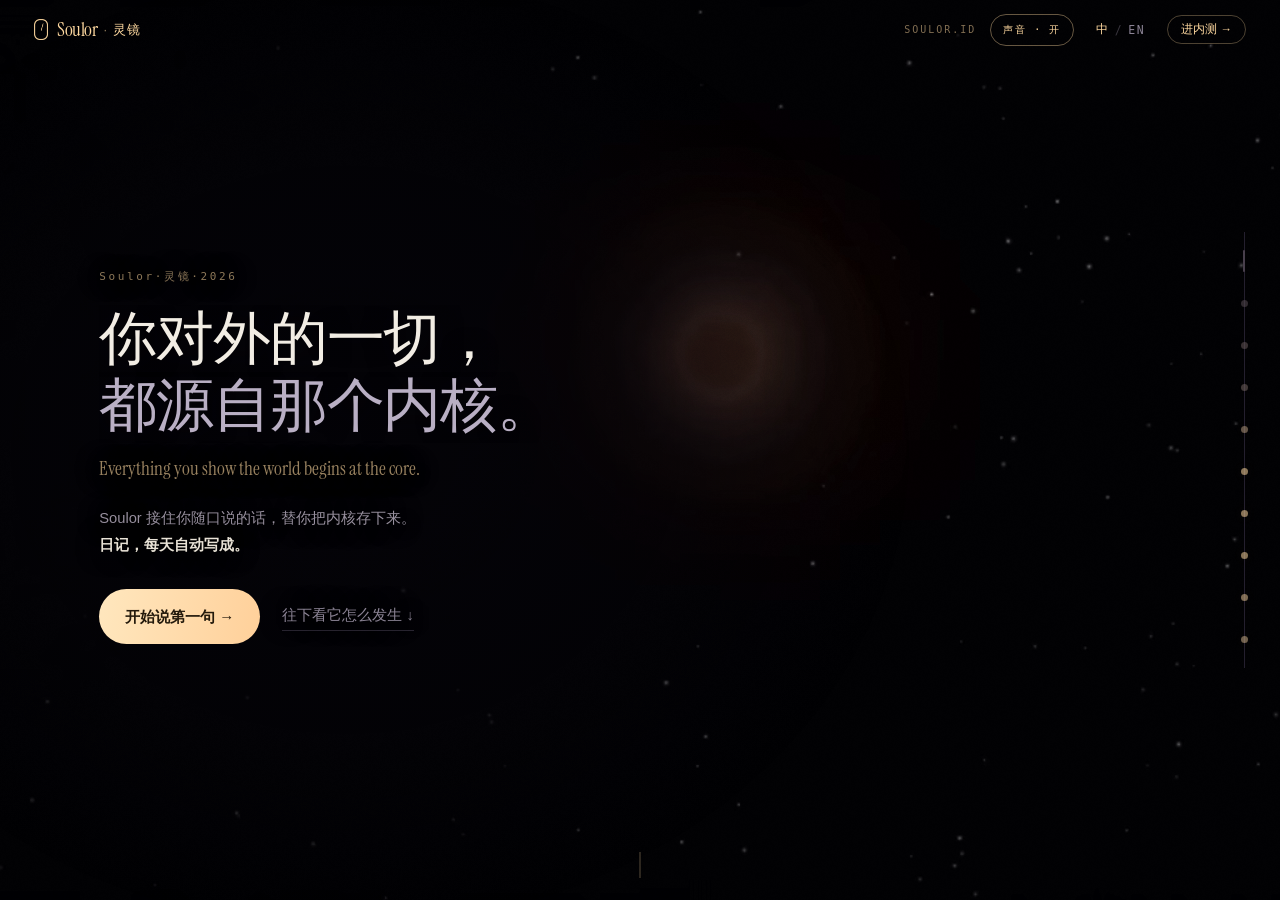
<file: next/index.html>
<!doctype html>
<html lang="zh-CN">
<meta charset="utf-8">
<title>Soulor·灵镜</title>
<!-- 2026-08-02：这一版已经搬到正式站根路径（Trev 拍板「直接上正式官网」）。
     这里只留一个跳转：/next/ 这个预览链接在聊天记录、二维码、别人转发里到处都是，
     直接 404 会把它们全变成死链；而**留一份内容副本更糟**——本仓库已经因为
     "同一份东西两处各自演化"栽过好几次（LOG 里"撞车/撞号"13 次）。
     所以只留跳转，不留副本：唯一的真身永远在根路径。 -->
<meta http-equiv="refresh" content="0; url=/">
<link rel="canonical" href="https://soulor.id/">
<style>
  html,body{height:100%;margin:0;background:#050409;color:#8B8395;
    font:14px/1.7 -apple-system,"PingFang SC",system-ui,sans-serif;
    display:flex;align-items:center;justify-content:center;text-align:center}
  a{color:#FFD9A0;text-decoration:none;border-bottom:1px solid rgba(255,217,160,.35)}
</style>
<p>这一版已经是正式站了。<br><a href="/">前往 soulor.id →</a></p>
<script>location.replace('/');</script>
</file>
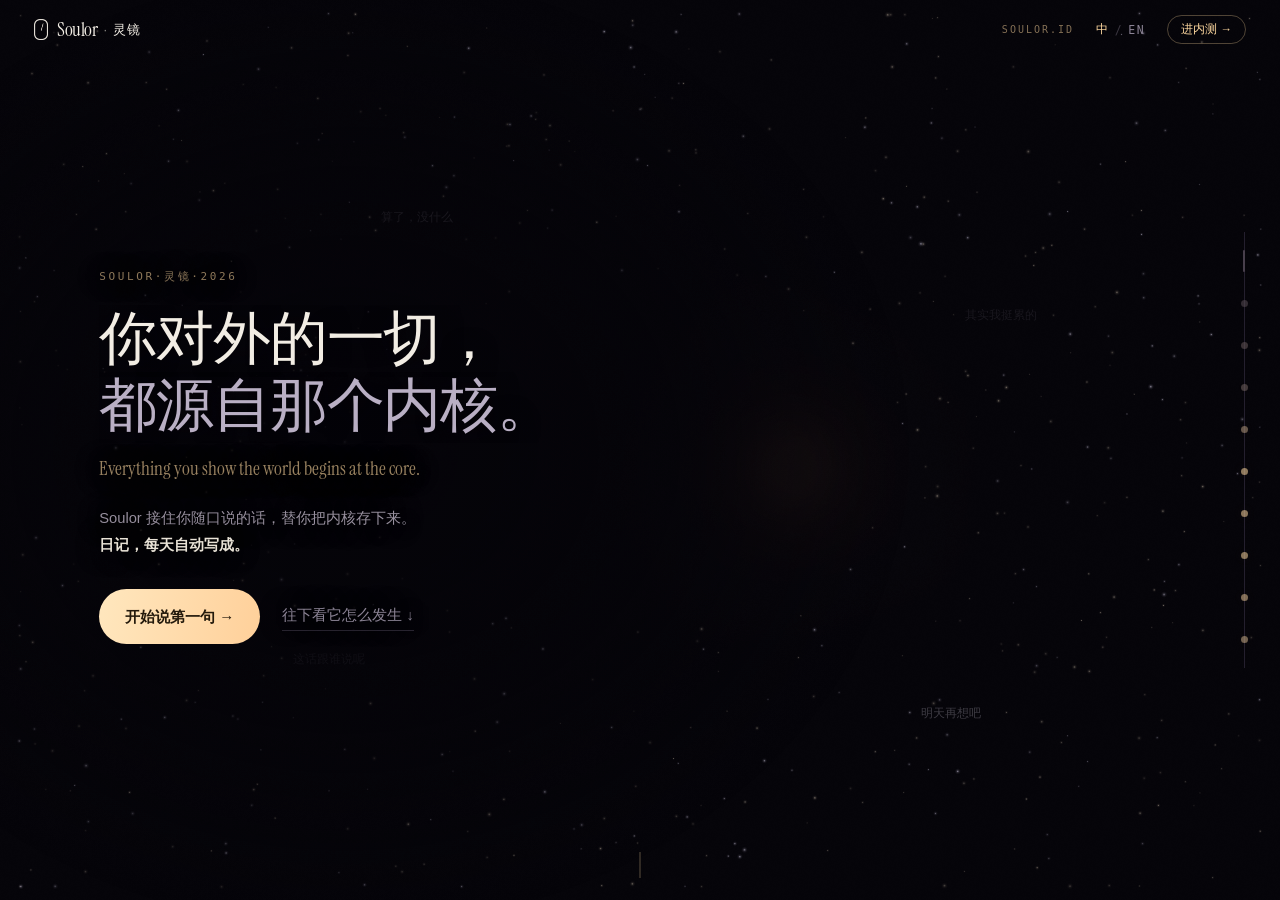
<file: v1/index.html>
<!doctype html>
<html lang="zh-CN">
<head>
<meta charset="utf-8">
<meta name="viewport" content="width=device-width,initial-scale=1,viewport-fit=cover">
<title>Soulor·灵镜</title>
<meta name="description" content="你对外的一切，都源自那个内核。Soulor 接住你随口说的话，替你把内核存下来。">
<meta property="og:title" content="Soulor·灵镜">
<meta property="og:description" content="你对外的一切，都源自那个内核。Soulor 接住你随口说的话，替你把内核存下来。">
<meta property="og:type" content="website">
<meta property="og:url" content="https://soulor.id/">
<meta name="theme-color" content="#050409">
<!-- favicon 用官网 canvas 真渲染器烘的核（05 成形那一帧裁下来）。
     旧版是 CSS radial-gradient 画的 SVG——正好违反 BRAND.md §4 头两条：
     「光衰减不能用 radial-gradient」「完美的圆是 radial-gradient 的签名」。
     重新生成：scratchpad/mkfavicon.js（按亮部质心居中裁切）。 -->
<link rel="icon" type="image/png" href="[data-uri]"><defs><radialGradient id=%22g%22><stop offset=%220%25%22 stop-color=%22%23FFF6E4%22/><stop offset=%2245%25%22 stop-color=%22%23FFD09A%22/><stop offset=%22100%25%22 stop-color=%22%23050409%22/></radialGradient></defs><rect width=%22100%22 height=%22100%22 fill=%22%23050409%22/><circle cx=%2250%22 cy=%2250%22 r=%2246%22 fill=%22url(%23g)%22/></svg>">
<link rel="stylesheet" href="font.css">
</head>
<body>
<!--
  soulor.id · 一页一格的滚动叙事站
  ────────────────────────────────────────────────────────────
  为什么是"分页"而不是连续滚动（2026-07-28 改版的核心）：
  连续滚动时，画面状态跟着滚动位置连续插值 —— 你停在哪儿它就是哪个中间态，
  永远到不了设计好的那一帧。改成 scroll-snap 分页之后，每一页都精确落在
  它的关键帧上（吸附后 scrollTop 是页高的整数倍，插值系数正好是 0 或 1），
  动图表现才稳定、每一页才是"被设计过的构图"。

  单主题：这是一个刻意的黑夜世界，不做浅色适配。这是**选择**不是遗漏 ——
  整页讲的是"星尘被引力聚拢、点亮成太阳"，白底会把它讲成另一件事。

  性能：所有逐像素的东西（雾核 / 日冕 / 光球层 / 星球）只在启动和 resize 时
  烘焙一次，烘成 offscreen sprite。主循环里只有 drawImage / arc / fillText。
-->

<style>
/* Instrument Serif 见 font.css（同域加载，禁第三方字体源——国内访问不到） */

:root{
  --bg:#050409;
  --ink:#F2EDE4;
  --ink2:#B9AFC4;
  --mut:#8B8395;
  --core:#FFD9A0;
  --core2:#E5B584;
  --line:#26202E;
  --serif:"Instrument Serif",Georgia,serif;          /* 只给拉丁 / 数字，永不套中文 */
  --sans:"PingFang SC","Hiragino Sans GB",-apple-system,BlinkMacSystemFont,sans-serif;
  --mono:ui-monospace,SFMono-Regular,Menlo,monospace;
}

*{box-sizing:border-box}
html,body{margin:0;padding:0;height:100%;overflow:hidden;background:var(--bg)}
body{
  color:var(--ink);font-family:var(--sans);font-size:15px;line-height:1.8;
  -webkit-font-smoothing:antialiased;text-rendering:optimizeLegibility;
  -webkit-text-size-adjust:100%;
}
/* 04 点亮之后：光碰到了字。幅度极小，是"被照到"不是换主题。 */
body.lit{--ink:#F6EFE2}

a{color:inherit}
a:focus-visible,button:focus-visible,#deck:focus-visible{outline:2px solid rgba(255,217,160,.55);outline-offset:3px;border-radius:4px}

/* ── 底层：canvas + 雾 + 颗粒 ── */
#sky{position:fixed;inset:0;width:100%;height:100%;z-index:0;display:block;pointer-events:none}
#fog{position:fixed;inset:0;z-index:1;pointer-events:none;display:none}
#grain{position:fixed;inset:0;z-index:1;opacity:.05;mix-blend-mode:overlay;pointer-events:none}

/* ── 分页容器 ──
   固定满屏 + 自己滚动：section 用 height:100% 就精确等于视口高，
   完全绕开 vh/svh 和移动端地址栏收合带来的高度抖动。 */
#deck{
  position:fixed;inset:0;z-index:2;
  overflow-y:scroll;overflow-x:hidden;
  scroll-snap-type:y mandatory;
  overscroll-behavior:contain;
  -webkit-overflow-scrolling:touch;
  scrollbar-width:none;
}
#deck::-webkit-scrollbar{display:none}
#deck.scrubbing{scroll-snap-type:none}

section{
  position:relative;height:100%;width:100%;
  scroll-snap-align:start;scroll-snap-stop:always;
  display:flex;align-items:center;
  padding:0 clamp(24px,6vw,80px);
}
/* 正文列局部径向暗化：让字永远不压在亮部上。
   贴在 section 上做整幅出血 —— 贴在文字列上会在盒子边缘留一道可见的接缝。 */
section::before{
  content:'';position:absolute;inset:0;z-index:-1;pointer-events:none;
  background:radial-gradient(58% 70% at 27% 50%,rgba(5,4,9,.88),rgba(5,4,9,.52) 44%,rgba(5,4,9,0) 76%);
}
/* 照亮页的暗化区要压在文字上，不能盖住左上那个核——这一页的论点就是那个核 */
#planets::before{background:radial-gradient(52% 46% at 26% 74%,rgba(5,4,9,.94),rgba(5,4,9,.62) 46%,rgba(5,4,9,0) 78%)}

.col{
  position:relative;width:100%;max-width:560px;
  padding:76px 0 64px;
  text-shadow:0 1px 24px rgba(5,4,9,.9);
}

/* ── 入场：行升起 ── */
.ln{display:block;overflow:hidden;padding-bottom:.09em;margin-bottom:-.09em}
.ln>i{display:block;font-style:normal;transform:translateY(110%);transition:transform .78s cubic-bezier(.16,.8,.24,1)}
.on .ln>i{transform:none}
.on .ln:nth-child(1)>i{transition-delay:.04s}
.on .ln:nth-child(2)>i{transition-delay:.14s}
.fu{opacity:0;transform:translateY(9px);transition:opacity .7s ease,transform .7s ease}
.on .fu{opacity:1;transform:none}
.on .fu.d1{transition-delay:.24s}
.on .fu.d2{transition-delay:.36s}
.on .fu.d3{transition-delay:.50s}
.on .fu.d4{transition-delay:.62s}
.on .fu.d5{transition-delay:.74s}

/* ── 字级：同时对宽度和高度做 clamp，矮屏自动收，保证一页装得下 ── */
.eyebrow{
  font-family:var(--mono);font-size:9.5px;letter-spacing:.22em;
  color:rgba(255,217,160,.55);margin:0 0 18px;line-height:1.6;
}
h1,h2{
  margin:0;font-family:var(--sans);font-weight:500;
  font-size:clamp(24px,min(4.6vw,5.3vh),50px);
  line-height:1.25;letter-spacing:-.01em;
}
.l1{color:var(--ink);transition:color .8s ease}
.l2{color:var(--ink2);transition:color .8s ease}
.en{
  margin:15px 0 0;font-family:var(--serif);font-weight:400;
  font-size:clamp(14px,min(1.6vw,2.1vh),19px);line-height:1.42;color:rgba(255,217,160,.6);
}
.body{margin:19px 0 0;font-size:clamp(13px,min(1.16vw,1.72vh),14.8px);line-height:1.78;color:#98909F}
.sub{margin:19px 0 0;font-size:clamp(13px,min(1.16vw,1.72vh),14.8px);line-height:1.76;color:#98909F}
.sub b{color:#E8E2D6;font-weight:600}
.sub .nb{display:block;white-space:nowrap}
@media(max-width:640px){.sub .nb{white-space:normal}}

/* ── hero ── */
.actions{margin-top:26px;display:flex;flex-wrap:wrap;gap:12px 18px;align-items:center}
.cta{
  display:inline-flex;align-items:center;gap:8px;padding:12px 22px;border-radius:999px;
  text-decoration:none;font-size:13.5px;font-weight:600;text-shadow:none;
  color:#241A0C;background:linear-gradient(100deg,#FFE7BE,#FFD09A);
  box-shadow:0 0 0 0 rgba(255,209,154,.4);transition:box-shadow .4s ease,transform .25s ease;
}
.cta:hover{box-shadow:0 0 32px 0 rgba(255,209,154,.28);transform:translateY(-1px)}
.ghost{font-size:13px;color:#8B8395;text-decoration:none;border-bottom:1px solid #2A2632;padding-bottom:2px}
.ghost:hover{color:#C9C1D4}
.hint{
  position:absolute;left:50%;bottom:22px;width:1px;height:26px;
  background:rgba(255,217,160,.35);transform-origin:top center;
  transform:translateX(-50%);animation:breathe 3s ease-in-out infinite;
}
@keyframes breathe{
  0%,100%{transform:translateX(-50%) scaleY(.34);opacity:.5}
  50%    {transform:translateX(-50%) scaleY(1);opacity:1}
}

/* ── 通用 vignette 卡 ── */
.card{
  margin:22px 0 0;max-width:420px;padding:15px 18px;border-radius:14px;
  background:rgba(20,16,25,.78);border:1px solid #2E2A3A;
  backdrop-filter:blur(6px);-webkit-backdrop-filter:blur(6px);text-shadow:none;
}
.lab{font-family:var(--mono);font-size:9.5px;letter-spacing:.2em;color:rgba(255,217,160,.55);line-height:1.6}
.foot{margin-top:10px;font-family:var(--mono);font-size:9.5px;letter-spacing:.14em;color:#7C7488;line-height:1.6}
.bub{max-width:92%;padding:9px 13px;border-radius:14px;font-size:13.4px;line-height:1.6;width:fit-content}
.bub.me{
  margin:11px 0 0 auto;border-bottom-right-radius:5px;color:#EFE7DA;
  background:linear-gradient(100deg,rgba(255,222,180,.17),rgba(255,205,150,.10));
  border:1px solid rgba(255,217,160,.22);
}
.bub.ai{margin:9px auto 0 0;border-bottom-left-radius:5px;color:#B4ABBE;background:transparent;border:1px solid #302B3C}
.face{margin:11px 0 0;font-size:15.4px;line-height:1.68;color:#E4DCEB}
.face.sm{font-size:13.6px;line-height:1.72;color:#C6BDD2}
.dateline{margin-top:11px;font-size:13.6px;color:var(--core2);line-height:1.4}
.dateline .n{font-family:var(--serif);font-size:19px;letter-spacing:.01em}

/* ── 05 两条轴：六个人格声音 × 四个生活场景（2026-08-01 随正文一起改的口径） ──
   🔴 这两个数字和 chip 名字必须跟代码对账，别照抄文档：
   `mirror/src/services/context.ts` 的 ALL_CATEGORIES / ALL_DOMAINS。
   2026-07-29 第三轮同时动过两条轴：品类新增「应对风格」（6 个）；
   场景把 自我/生活/成长 并进「独处」（4 个）。 */
.axes{margin:18px 0 0;display:flex;flex-direction:column;gap:9px}
.ax{display:flex;flex-wrap:wrap;gap:6px;align-items:center}
.axlab{
  font-family:var(--mono);font-size:9px;letter-spacing:.18em;line-height:1.5;
  color:rgba(255,217,160,.5);margin-right:1px;white-space:nowrap;
}
.chips{display:flex;flex-wrap:wrap;gap:6px;margin:20px 0 0}
.chip{
  font-family:var(--mono);font-size:10px;letter-spacing:.08em;line-height:1.5;
  border:1px solid var(--line);border-radius:999px;padding:4px 10px;color:#9C93A8;
  background:rgba(12,10,17,.5);text-shadow:none;
}
.duo{display:grid;gap:10px;grid-template-columns:1fr;margin-top:18px}
@media(min-width:641px){.duo{grid-template-columns:1fr 1fr}}
.duo .card{margin:0;max-width:none;padding:14px 15px}
.duo .card p{margin:8px 0 0;font-size:13.4px;line-height:1.62;color:#DCD4E4}
.duo .card.dim{background:rgba(13,11,18,.72);border-color:#241F2E}
.duo .card.dim p{color:#948BA1}
.duo .card.dim .lab{color:rgba(255,217,160,.32)}
.duo .card.dim .foot{color:#5F5870}

/* ── 06 词源行 ── */
.etym{margin:24px 0 0;font-size:clamp(13px,min(1.2vw,1.8vh),15px);line-height:1.8;color:var(--ink2)}
.etym .s{font-family:var(--serif);font-size:1.18em;letter-spacing:.01em;color:#DCCDB6}

/* ── 07 三张事实卡 ── */
.facts{display:flex;flex-direction:column;gap:10px;margin-top:20px;max-width:460px}
.fact{
  padding:13px 17px;border-radius:14px;text-shadow:none;
  background:rgba(20,16,25,.78);border:1px solid #2E2A3A;
  backdrop-filter:blur(6px);-webkit-backdrop-filter:blur(6px);
}
.fact p{margin:6px 0 0;font-size:13.4px;line-height:1.64;color:#ADA4B8}

/* ── 08 begin ── */
#begin{flex-direction:column;justify-content:center;align-items:stretch}
#begin .col{max-width:840px;padding:0}
.mailrow{margin:20px 0 0;font-family:var(--mono);font-size:12px;color:#8B8395;letter-spacing:.04em}
.mailrow a{color:var(--core);text-decoration:none;border-bottom:1px solid rgba(255,217,160,.25);padding-bottom:1px;transition:border-color .3s ease}
.mailrow a:hover{border-bottom-color:var(--core)}
.footbar{
  position:absolute;left:clamp(24px,6vw,80px);right:clamp(24px,6vw,80px);bottom:20px;
  padding-top:14px;border-top:1px solid var(--line);
  display:flex;justify-content:space-between;align-items:center;gap:10px 20px;flex-wrap:wrap;
}
.footbar .l{font-size:12px;color:var(--mut)}
.footbar .r{font-family:var(--mono);font-size:10px;letter-spacing:.16em;color:rgba(255,217,160,.45)}

/* ── Nav ── */
#nav{
  position:fixed;top:0;left:0;right:0;z-index:30;
  display:flex;align-items:center;gap:14px;
  padding:13px clamp(18px,4vw,34px);
  border-bottom:1px solid transparent;
  transition:background .45s ease,backdrop-filter .45s ease,border-color .45s ease;
}
#nav.scrolled{background:rgba(5,4,9,.55);backdrop-filter:blur(12px);-webkit-backdrop-filter:blur(12px);border-bottom-color:var(--line)}
#nav .brand{display:flex;align-items:center;gap:9px;text-decoration:none;flex:0 0 auto;white-space:nowrap}
/* 🔴 字标是一个整体，任何情况下都不许折行（375 宽上「灵镜」曾被压成竖排两字）。 */
/* 就是 App 里那张 logo-mark.png（一面竖向胶囊镜，内里一道斜切反光）。
   它是 alpha 形状、RN 用 tintColor 上色，所以网页侧也走 mask-image 而不是 <img>，
   这样才能跟 App 一样按主题着色，而不是烙死一个颜色。 */
#nav .mark{
  width:14px;height:21.2px;flex:none;background:#F4EFE6;
  -webkit-mask:url([data-uri]) center/contain no-repeat;
          mask:url([data-uri]) center/contain no-repeat;
}
#nav .wordmark{font-family:var(--serif);font-size:19px;letter-spacing:-.022em;color:#F4EFE6;line-height:1}
/* 字标定稿②「同色一体」（2026-08-02 Trev 拍板，规范 brain/BRAND.md §5）：Soulor·灵镜 中点相连、
   灵镜同主字色、字号=拉丁×0.68、字距 .05em；中点主字色 55% 透明。 */
#nav .dotmark{color:#F4EFE6;opacity:.55;font-size:13px;line-height:1;margin:0 -3px}
#nav .zhmark{color:#F4EFE6;font-size:13px;letter-spacing:.05em;line-height:1}
#nav .dom{font-family:var(--mono);font-size:10px;letter-spacing:.2em;color:rgba(255,217,160,.5);margin-left:auto}
#nav .pill{
  font-size:11.5px;padding:6px 13px;border-radius:999px;line-height:1.3;
  border:1px solid rgba(255,217,160,.3);color:var(--core);text-decoration:none;white-space:nowrap;
  transition:background .3s ease,border-color .3s ease;
}
#nav .pill:hover{background:rgba(255,217,160,.1);border-color:rgba(255,217,160,.55)}
@media(max-width:430px){#nav .dom{display:none}#nav .pill{margin-left:auto}}

/* ── 中/EN 切换 ──
   两种语言都放在同一个文件里（每个文案元素挂 data-en），切换只换 textContent。
   不做两个 HTML：官网现在是「一个自包含文件、零外部请求」，分家就要维护两份、
   而且两个对外链接（Pages + Artifact 镜像）的推送流程都要翻倍。 */
#langbtn{
  display:inline-flex;align-items:center;gap:5px;background:none;border:0;cursor:pointer;
  font-family:var(--mono);font-size:10px;letter-spacing:.14em;padding:8px 6px;
  color:var(--mut);transition:color .3s ease;
}
#langbtn:hover{color:var(--ink2)}
#langbtn .sep{opacity:.4}
#langbtn .on{color:var(--core)}
#langbtn .off{color:var(--mut)}
html[data-lang="en"] #langbtn .on{color:var(--mut)}
html[data-lang="en"] #langbtn .off{color:var(--core)}
/* 英文版把衬线英文副题藏掉：那一行本来就是中文标题的英文，
   标题已经翻成英文了再留着就是同一句说两遍。 */
html[data-lang="en"] .en{display:none}
/* 🔴 BRAND.md §5：拉丁展示字一律 Instrument Serif 400，字距收到 -.022em。
   中文标题走 PingFang（Instrument Serif 没有中文字形，套上去会掉字），
   所以这条只在英文版生效——两种语言的标题本来就该是两种字。 */
html[data-lang="en"] h1,
html[data-lang="en"] h2{font-family:var(--serif);font-weight:400;letter-spacing:-.022em}
@media(min-width:800px){#langbtn{font-size:11.5px;padding:9px 8px}}

/* ── 右侧拉条（scrubber）──
   不只是进度指示：点的颜色按那一页的亮度排，从冷灰一路烧到核金，
   所以拉条本身就是这个故事的缩影 —— 一眼看得见"天要亮了"。 */
#rail{
  position:fixed;right:0;top:0;bottom:0;width:46px;z-index:30;
  display:flex;flex-direction:column;align-items:center;justify-content:center;
  pointer-events:none;   /* 只有点那一段可抓，其余让滚动穿过去 */
}
#rail.drag .railtrack{cursor:grabbing}
@media(max-width:560px){#rail{width:34px}}
.railtrack{
  position:relative;display:flex;flex-direction:column;align-items:center;gap:13px;
  padding:14px 12px;pointer-events:auto;touch-action:none;cursor:grab;
}
@media(max-height:600px){.railtrack{gap:9px}}
.railline{
  position:absolute;left:50%;top:0;bottom:0;width:1px;margin-left:-.5px;
  background:#241F2E;
}
.railfill{
  position:absolute;left:50%;top:0;width:1px;margin-left:-.5px;height:0;
  background:linear-gradient(180deg,rgba(255,217,160,.10),rgba(255,217,160,.62));
  transition:height .34s cubic-bezier(.16,.8,.24,1);
}
.railtrack a{
  position:relative;width:18px;height:14px;display:flex;align-items:center;justify-content:center;
  text-decoration:none;
}
.railtrack a b{
  display:block;width:5px;height:5px;border-radius:3px;background:#3B3446;
  transition:width .42s cubic-bezier(.16,.8,.24,1),height .42s cubic-bezier(.16,.8,.24,1),
             background .5s ease,box-shadow .5s ease,opacity .4s ease;
  opacity:.55;
}
.railtrack a.act b{width:2px;height:15px;opacity:1}
.railtrack a span{
  position:absolute;right:24px;top:50%;transform:translateY(-50%) translateX(4px);white-space:nowrap;
  font-family:var(--mono);font-size:9px;letter-spacing:.16em;color:rgba(255,217,160,.66);
  opacity:0;transition:opacity .28s ease,transform .28s ease;pointer-events:none;
}
.railtrack a:hover span,.railtrack a:focus-visible span,#rail.drag a.act span{opacity:1;transform:translateY(-50%) translateX(0)}

/* ══════════════════════════════════════════════════════════════════════════
   桌面层（≥800px）—— 2026-07-29 新增

   在这之前**整份样式表只有 max-width 断点**："桌面"不是一个被设计过的档，
   只是"没触发手机覆盖"的默认态，而那个默认态每个数值都是照手机一列字校准的：
   正文列被 max-width:560px 焊死贴在左边，正文上限 14.8px、eyebrow 固定 9.5px
   （跟手机一模一样）。实测 2560 宽的屏上正文列只占 22%，右边 1920px 全空。
   Trev 原话：「网页版看着很别扭，他好像就是为手机看而做的一样。字都在左边，
   而且字都太小了。」这一层专治那个 —— **手机档一个像素都不动**。

   构图分两种（Trev 2026-07-29 拍板「按页分开处理」）：
   · 叙事页（hero / 虚无 / 照亮 / 开始）：保留大留白和暗场。那是故事的一部分，
     大屏上反而更有张力，只把尺度做对，不塞东西进去填空。
   · 功能页（`.split`：第一句/聚拢/点亮/成形/诚实/主权）：打开成**真两栏**，
     文案在左、演示卡在右，右边不再是空的。两栏顺带把纵向压力卸掉一大半 ——
     卡片从竖直堆叠里挪出去了，矮窗口反而更安全。

   ⚠️ 两条硬约束，改这一层之前必须知道：
   1. 整站是 `scroll-snap-type:y mandatory`，**每页必须在一屏内装得下**，
      装不下的内容永远滚不到、看不见。所以每个字号都同时对 vw 和 vh 做 clamp，
      vh 那一项是矮窗口的保险丝。改完必须重跑 verify-fit.js（含 1440×720、
      1024×620 这些"宽但矮"的窗口，那是最容易翻车的一档）。
   2. 这一块必须放在下面 `max-height:660px` 那些**按高度收紧**的块**之前**，
      否则宽而矮的窗口会丢掉收紧、直接溢出。间距一律用朴素选择器（`.body`）写，
      好让后面按高度的规则能压过来。
   ══════════════════════════════════════════════════════════════════════════ */
@media(min-width:800px){
  /* 舞台居中：2560 的屏上构图不再散到左上角，而是一整块居中的版面 */
  section{padding:0 clamp(40px,4vw,72px)}
  /* `100% - 96px` 是给右侧拉条留的通道（拉条是 fixed 的，不参与布局，
     不主动让路就会压在正文右边缘上）。左右各收 48px，所以仍然对称居中。 */
  .col{max-width:none;width:min(1240px,100% - 96px);margin-inline:auto}

  /* ── 字级：桌面档重配。原来的上限（正文 14.8 / eyebrow 9.5）是手机数值 ── */
  .eyebrow{font-size:11px;letter-spacing:.24em;margin-bottom:clamp(16px,2.2vh,26px)}
  h1,h2{font-size:clamp(38px,min(4.5vw,8vh),74px);line-height:1.15;letter-spacing:-.02em}
  .en{font-size:clamp(17px,min(1.45vw,2.8vh),25px);margin-top:clamp(13px,2vh,20px)}
  .body,.sub{font-size:clamp(14px,min(1.15vw,2.05vh),17.5px);line-height:1.82;margin-top:clamp(15px,2.5vh,26px)}

  /* 卡片、气泡、标签也都是手机尺寸，一起抬一档 */
  .lab,.foot{font-size:10.5px}
  .card{padding:18px 22px;border-radius:16px}
  .bub{font-size:15px;padding:11px 15px}
  .face{font-size:17.5px;line-height:1.7}
  .face.sm{font-size:15.5px}
  .dateline{font-size:15px}
  .dateline .n{font-size:22px}
  .axlab{font-size:10px}
  .chip{font-size:11.5px;padding:5px 12px}
  .fact{padding:15px 20px}
  .fact p{font-size:15px}
  .duo .card p{font-size:15px}
  .etym{font-size:clamp(15px,min(1.3vw,2.2vh),18px)}
  .cta{font-size:15px;padding:14px 26px}
  .ghost{font-size:14.5px}
  .actions{margin-top:clamp(22px,3.4vh,34px);gap:14px 22px}

  /* ── 功能页：真两栏。左文案 / 右演示卡 ──
     卡片用 grid-row:1/-1 跨满左边所有行再自己垂直居中，
     这样左右两栏各自的高度互不牵扯，左边加一行字不会把卡片顶歪。 */
  section.split .col{
    display:grid;
    /* 左栏要宽到能让最长的一行标题不折 —— 「它才开口说你是谁。」9 字 ×74px
       需要约 660px，左栏给到 .62 才稳。右栏放卡片 440px 足够。 */
    grid-template-columns:minmax(0,1.28fr) minmax(0,.72fr);
    column-gap:clamp(40px,3.8vw,68px);
    align-items:center;
  }
  section.split .col>.eyebrow,
  section.split .col>h2,
  section.split .col>.en,
  section.split .col>.body,
  section.split .col>.axes{grid-column:1}
  section.split .col>.card,
  section.split .col>.facts{
    /* ⚠️ 这里**不能**写 grid-row:1/-1。行是隐式生成的，`-1` 指的是**显式**网格的
       末尾行线，而显式行数是 0 —— 结果 -1 解析成第 1 条线，卡片只占第一行，
       align-self:center 也就无从居中（表现为卡片吊在右上角）。用 span 跨足够多行。 */
    grid-column:2;grid-row:1/span 30;align-self:center;
    margin:0;max-width:none;
  }
  /* 主权页三张事实卡在右栏竖排，间距给足 */
  section.split .col>.facts{gap:14px}

  /* 叙事页：不塞东西，但正文列别拉太宽 —— 中文一行 35~40 字是舒服区间，
     一行 60 字读起来会丢行。 */
  section:not(.split) .body,
  section:not(.split) .sub,
  section:not(.split) .en{max-width:min(46em,720px)}
  #hero .actions{max-width:none}

  /* ── 右侧拉条：整轴放大一档 ──
     原来的 46px 宽 / 5px 圆点 / 9px 标签也是手机尺度，在大屏上小得像个瑕疵。
     ⚠️ 轴变宽之后正文列必须跟着留出通道：`.col` 用 `100% - 96px` 收一档，
     这样左右仍然对称居中，同时保证右边缘永远够不到拉条。
     （窄屏那边是靠 `section{padding-right:46px}` 让路的，两套机制不要混用。） */
  #rail{width:72px}
  .railtrack{gap:20px;padding:18px 16px}
  .railtrack a{width:30px;height:22px}
  .railtrack a b{width:7px;height:7px;border-radius:4px}
  .railtrack a.act b{width:2.5px;height:22px}
  .railtrack a span{right:34px;font-size:12px;letter-spacing:.18em}
}

/* ── 窄屏：上方留给天空，下方交给文字 ── */
@media(max-width:799px){
  /* 右边给拉条让出通道，正文不能跑到点底下 */
  section{padding-right:46px}
  /* 顶部给导航让出通道。⚠️ 这条必须挂在 section 上、不能挂在 .col 上：
     居中是在 section 的**内容盒**里居中，padding 撑开的通道才真的排除掉 nav；
     写在 .col 的 padding 上只是把文字往下推，盒子还是能顶进 nav
     （2026-07-29 手机改居中后，英文版矮屏的成形页标题就是这样压进导航的——
      中文版没露出来，因为英文更长、居中后向上溢出得更多）。 */
  section{padding-top:68px}   /* 实测 nav 底沿 57px，留 11px 呼吸；54px 会压掉 2px */
  .footbar{right:46px}
  /* 手机：正文垂直居中，核在正文**下方**。
     Trev 2026-07-29 定了三轮：先贴底 →「字都太下面了放，应该全部放中间才对」→
     居中之后「放中间就会挡住那个动态图，直接放上面吧文字」→ 靠上之后
     「还是放中间吧」。**以居中为最终**。
     ⚠️ 「居中」这次不再挡动图，关键不在这条 CSS 而在 canvas：核已经从
     「钉在正文**上沿**之上」改成「钉在正文**下沿**之下」
     （`cy = S.cb*H + …`，见 draw() 的 narrowW 分支），幽灵短语也一起翻到了下半屏。
     所以居中现在是把**顶上**让给星尘，而不是像第一次那样把天空吃掉。
     结论：这条要是再改回贴上/贴底，canvas 那半边必须跟着一起改。 */
  section:not(#begin){align-items:center}
  /* ⚠️ 百分比内边距按**宽度**算不是高度，要垂直留白只能写死 px/vh。
     ⚠️ 底部让位只加在 #begin 上——`.footbar` 全站**只出现在 09 那一页**，
     加在通用 .col 上等于让另外 9 页各白占 68px 高度（英文版矮屏就是这么被挤爆的）。 */
  .col{padding:0;max-width:none}
  /* 首屏天上本来就没有核，正文再贴底就会在导航和标题之间空掉半屏。
     让它居中：上方留给幽灵短语，又不至于把字甩到浏览器工具栏边上。
     ⚠️ 必须写成 section#hero：上面那条 `section:not(#begin)` 里的 :not() 取参数的
     特异性，#begin 是 ID，所以那条是 ID 级的，单写 #hero 会被它压掉。 */
  section#hero{align-items:center}
  /* ⚠️ 百分比内边距按**宽度**算不是高度，这里要的是垂直留白，只能写死 px */
  /* hero 天上本来没有核，不需要给核让位，底部也不用躲 footbar（这页没有） */
  #hero .col{padding:28px 0 22px}
  /* 提示竖线在手机上正好卡在浏览器工具栏边上，像个杂物；分页和拉条已经说明了"还有" */
  .hint{display:none}
  section::before{background:none}
  #fog{display:block}
  /* 09 也居中，并且必须给 footbar 留够通道 —— 加了 TestFlight 按钮之后
     内容变高，贴底就会和页脚重叠（Trev 真机截图逮到的）。 */
  #begin{justify-content:center}
  /* footbar 是 position:absolute、不占布局，正文能直接长进去 ——
     2026-07-29 加了 TestFlight 按钮之后就是这么让「或者写信」压在页脚上的。 */
  #begin .col{padding:0 0 clamp(64px,10vh,96px)}
  .card,.facts{max-width:none}
  /* 两条轴在窄屏上收一档 —— 英文 chip 比中文宽得多（"Habits & Preferences" vs
     "习惯与偏好"），在 390px 宽屏上会折成三行，实测让成形页在 390×620 英文版
     超出 51px。mandatory snap 下超出的内容永远看不到，所以这是硬需求不是优化。 */
  .chip{font-size:9.5px;padding:3px 8px;letter-spacing:.04em}
  .ax{gap:5px}
  .axes{gap:7px;margin-top:15px}
  .footbar{bottom:14px}
}

/* 矮视口（不分宽窄）：加了「六个人格声音 × 四个生活场景」两条轴之后，
   成形页在 1024×620 这种"宽但矮"的窗口下会差几个像素。只按宽度收紧覆盖不到它。 */
@media(max-height:660px){
  .axes{margin-top:12px;gap:6px}
  .card{margin-top:13px}
  /* 行高也收一档：英文正文在 390 宽下是 5 行，1.78 的行高单这一项就吃掉 116px。
     实测 390×620 英文版只差 3px 就装不下——3px 的余量等于没有余量，
     随便改一句文案就会再破，所以这里一次留够。 */
  .body,.sub{margin-top:14px;line-height:1.66}
}

/* 极矮视口（手机横屏、或浏览器上下工具栏都展开时）：整体收紧一档。
   mandatory snap 下装不下的内容是永远看不到的，所以这一档是硬需求不是优化。 */
@media(max-width:820px) and (max-height:580px){
  h1,h2{font-size:clamp(21px,min(4.6vw,5.6vh),50px);line-height:1.22}
  .col{padding-bottom:7%}
  .eyebrow{margin-bottom:12px}
  .en{margin-top:11px}
  .body,.sub{margin-top:13px;line-height:1.66}
  .card{margin-top:14px;padding:12px 14px}
  .face{margin-top:8px}.face.sm{line-height:1.6}
  .foot{margin-top:7px}
  .dateline{margin-top:8px}
  .chips,.axes{margin-top:13px;gap:5px}
  .ax{gap:5px}
  .chip{padding:3px 8px}
  .facts{margin-top:14px;gap:7px}
  .fact{padding:10px 14px}
  .fact p{margin-top:4px;line-height:1.55}
  .bub{padding:7px 11px}
  .bub.me{margin-top:8px}
  .bub.ai{margin-top:7px}
  .mailrow{margin-top:14px}
}

@media(prefers-reduced-motion:reduce){
  #deck{scroll-behavior:auto}
  .ln>i{transform:none;transition:none}
  .fu{transform:none;transition:opacity .45s ease}
  .on .fu{transform:none}
  .hint{animation:none;transform:translateX(-50%) scaleY(1);opacity:.55}
  .cta,.ghost,.railtrack a b,.railfill,#nav{transition:none}
}
</style>

<canvas id="sky" aria-hidden="true"></canvas>
<div id="fog" aria-hidden="true"></div>
<div id="grain" aria-hidden="true"></div>

<header id="nav">
  <a class="brand" href="#hero" aria-label="Soulor·灵镜"><span class="mark" aria-hidden="true"></span><span class="wordmark">Soulor</span><span class="dotmark">·</span><span class="zhmark">灵镜</span></a>
  <span class="dom">SOULOR.ID</span>
  <button id="langbtn" type="button" aria-label="切换语言 / Switch language"><span class="on">中</span><span class="sep">/</span><span class="off">EN</span></button>
  <a class="pill" href="https://testflight.apple.com/join/Y5j5XjUU" target="_blank" rel="noopener" data-en="Join the beta →">进内测 →</a>
</header>

<nav id="rail" aria-label="章节">
  <div class="railtrack">
    <div class="railline" aria-hidden="true"></div>
    <div class="railfill" aria-hidden="true"></div>
    <a href="#hero"      data-i="0"><b></b><span data-en="Prologue">序幕</span></a>
    <a href="#scatter"   data-i="1"><b></b><span data-en="Scatter">虚无</span></a>
    <a href="#drop"      data-i="2"><b></b><span data-en="One Grain">落下</span></a>
    <a href="#gather"    data-i="3"><b></b><span data-en="Gravity">聚拢</span></a>
    <a href="#ignite"    data-i="4"><b></b><span data-en="First Light">点亮</span></a>
    <a href="#sun"       data-i="5"><b></b><span data-en="Takes Shape">成形</span></a>
    <a href="#honest"    data-i="6"><b></b><span data-en="Honest">诚实</span></a>
    <a href="#planets"   data-i="7"><b></b><span data-en="Every Planet">照亮</span></a>
    <a href="#sovereign" data-i="8"><b></b><span data-en="Yours Alone">主权</span></a>
    <a href="#begin"     data-i="9"><b></b><span data-en="Begin">开始</span></a>
  </div>
</nav>

<main id="deck" tabindex="0">

<section id="hero" data-stage="hero">
  <div class="col">
    <p class="eyebrow fu" data-en="SOULOR·2026">SOULOR·灵镜·2026</p>
    <h1>
      <span class="ln"><i class="l1" data-en="Everything you show the world">你对外的一切，</i></span>
      <span class="ln"><i class="l2" data-en="begins at the core.">都源自那个内核。</i></span>
    </h1>
    <p class="en fu d1">Everything you show the world begins at the core.</p>
    <p class="sub fu d2">
      <span class="nb" data-en="Soulor catches what you say in passing, and keeps your core for you.">Soulor 接住你随口说的话，替你把内核存下来。</span>
      <span class="nb"><b data-en="A diary, written every day, on its own.">日记，每天自动写成。</b></span>
    </p>
    <div class="actions fu d3">
      <a class="cta" href="#begin" data-en="Say your first sentence →">开始说第一句 →</a>
      <a class="ghost" href="#scatter" data-en="See how it happens ↓">往下看它怎么发生 ↓</a>
    </div>
  </div>
  <div class="hint" aria-hidden="true"></div>
</section>

<section id="scatter" data-stage="scatter">
  <div class="col">
    <p class="eyebrow fu" data-en="01 · THE SCATTER">01 · 虚无 / THE SCATTER</p>
    <h2>
      <span class="ln"><i class="l1" data-en="You say thousands of things a day.">你每天说几千句话，</i></span>
      <span class="ln"><i class="l2" data-en="None of them are kept.">留下来的是零。</i></span>
    </h2>
    <p class="en fu d1">A galaxy of dust. Everywhere, and nowhere.</p>
    <p class="body fu d2" data-en="Late-night spirals, messages you never sent, the honest thing you told a friend and forgot by morning — they evaporate faster than you think. Your inner life never stops talking. No one has ever written it down.">深夜的胡思乱想、没发出去的消息、对朋友说过就忘的那句真话——蒸发得比你想的快。你的内心一直在说话，只是从来没有人记下来。</p>
  </div>
</section>

<section id="drop" data-stage="drop" class="split">
  <div class="col">
    <p class="eyebrow fu" data-en="02 · ONE GRAIN">02 · 第一句 / ONE GRAIN</p>
    <h2>
      <span class="ln"><i class="l1" data-en="Say one sentence.">说一句，</i></span>
      <span class="ln"><i class="l2" data-en="One grain settles.">就落下一粒。</i></span>
    </h2>
    <p class="en fu d1">One sentence. One grain of matter.</p>
    <p class="body fu d2" data-en="Drop — say it and go. The AI catches it and files it. No judgment, no advice. That's the end of it; gravity takes the rest.">Drop——随口一句就走。AI 接住它、归好类，不评判、不给建议。说完这件事就结束了，剩下的交给引力。</p>
    <div class="card fu d3">
      <div class="lab" data-en="DROP · SAY IT AND GO">DROP · 随口一句</div>
      <div class="bub me" data-en="In the meeting today, I swallowed what I was about to say.">今天开会，话到嘴边又咽回去了。</div>
      <div class="bub ai" data-en="Caught. Filed under Disposition, in Work. You can go back to it any time.">接住了。归进「特质倾向」，场景是「职场」，随时能翻回来。</div>
    </div>
  </div>
</section>

<section id="gather" data-stage="gather" class="split">
  <div class="col">
    <p class="eyebrow fu" data-en="03 · GRAVITY">03 · 聚拢 / GRAVITY</p>
    <h2>
      <span class="ln"><i class="l1" data-en="When you want to talk it through,">想聊透的时候，</i></span>
      <span class="ln"><i class="l2" data-en="gravity grows.">引力会变大。</i></span>
    </h2>
    <p class="en fu d1">Gravity does the gathering.</p>
    <p class="body fu d2" data-en="Chat — for when you want to go all the way into something. It answers as a witness, unfolding what you said layer by layer, then asks: have I got this right? When you don't know what to say, draw an Echo card.">Chat——想聊透一件事。它见证式地回应，把你的话一层层拆开听懂，最后问你一句：这样理解，对吗？不知道说什么的时候，抽一张回响牌。</p>
    <div class="card fu d3">
      <div class="lab" data-en="ECHO CARD · WHEN YOU DON'T KNOW WHAT TO SAY">回响牌 · 不知道说什么的时候</div>
      <p class="face" data-en="“Lately, was there something small you said you'd let go of — but didn't?”">「最近有没有一件小事，你嘴上说算了，心里其实没算？」</p>
      <div class="foot" data-en="Draw one · answering is optional">抽一张 · 答不答都行</div>
    </div>
  </div>
</section>

<section id="ignite" data-stage="ignite" class="split">
  <div class="col">
    <p class="eyebrow fu" data-en="04 · FIRST LIGHT">04 · 点亮 / FIRST LIGHT</p>
    <h2>
      <!-- 04 标题/正文 2026-08-01 定稿（BRAND.md §2.2）：旧标题「到了晚上/At night, it ignites」
           是十屏里唯一跳出宇宙隐喻的一句，且只为配合 23:59 那个假承诺（App 没有定时系统）而存在。
           机器锁：mirror 的 diaryPromiseCopy.test.ts 会扫这两份 html。别改回去。 -->
      <span class="ln"><i class="l1" data-en="A day of grains.">一天的话落满了，</i></span>
      <span class="ln"><i class="l2" data-en="It lights itself.">它自己亮起来。</i></span>
    </h2>
    <p class="en fu d1">A day of grains. It lights itself.</p>
    <p class="body fu d2" data-en="The words you drop through the day are bent by gravity into an arc of light — a diary, written in your own words, nothing invented. You don't write it. You just talk.">一天里随口落下的话，被引力弯成一道弧光——一篇日记，用你的原话写成，不加想象。你不用写日记，你只要说话。</p>
    <div class="card fu d3">
      <div class="lab" data-en="DIARY · WRITTEN DAILY">日记 · 每天自动写成</div>
      <div class="dateline"><span class="n">7.28</span><span data-en=" · Tue"> · 周二</span></div>
      <p class="face sm" data-en="In the morning you said you swallowed your words. At night you added: it wasn't that hard to say after all. Put those two together — that was today.">白天你说，话到嘴边又咽了回去。到了晚上你补了一句：其实也没那么难开口。这两句放在一起，就是今天。</p>
      <div class="foot" data-en="Written from your 6 sentences today · every one traces back">由你今天的 6 句话写成 · 每句都能翻回原文</div>
    </div>
  </div>
</section>

<section id="sun" data-stage="sun" class="split">
  <div class="col">
    <p class="eyebrow fu" data-en="05 · THE SUN TAKES SHAPE">05 · 成形 / THE SUN TAKES SHAPE</p>
    <h2>
      <span class="ln"><i class="l1" data-en="It speaks only">攒够证据，</i></span>
      <span class="ln"><i class="l2" data-en="with evidence.">它才开口说你是谁。</i></span>
    </h2>
    <p class="en fu d1">It speaks only with evidence.</p>
    <!-- 2026-08-01：两条轴的数字和 chip 全部按代码重算过（BOARD.md「交接 官网 agent」那张卡）。
         2026-07-29 归类引擎第三轮之后：人格声音新增「应对风格」＝6，生活场景从 6 收成 4
         （成长不是场景是内容属性；生活与自我本来就都是"只有我自己的时候"，那条线连人都分不清。
         收成四个之后人类一致率 0.768→0.829）。对外一句话：**四个场景是量出来的，不是拍出来的。**
         出处永远是代码，不是 brain 里的旧文档：mirror/src/services/context.ts 的
         ALL_CATEGORIES 和 ALL_DOMAINS（见本目录 README 第 12 条——上一次踩这个坑是把
         已经退役的「表达风格」当卖点写了一整版）。 -->
    <p class="body fu d2" data-en="Say enough, and the fragments gather into a shape: six categories × four settings, every judgment carrying its evidence — one tap back to your own words. A mirror doesn't create you, it only lets you see.">说得够多，碎片自己聚成形状：六个品类 × 四个场景，每一条判断都标着依据，点开就是你的原话。镜子不产生你，它只让你看见。</p>
    <div class="axes fu d3">
      <div class="ax">
        <span class="axlab" data-en="PERSONALITY VOICE · 6">人格声音 · 6</span>
        <span class="chip" data-en="Disposition">特质倾向</span><span class="chip" data-en="Coping Style">应对风格</span><span class="chip" data-en="Values">价值观</span><span class="chip" data-en="Worldview &amp; Beliefs">世界观与信念</span><span class="chip" data-en="Goals &amp; Drives">目标与动机</span><span class="chip" data-en="Habits &amp; Preferences">习惯与偏好</span>
      </div>
      <div class="ax">
        <span class="axlab" data-en="LIFE SETTINGS · 4">生活场景 · 4</span>
        <span class="chip" data-en="Work">职场</span><span class="chip" data-en="Relationships">情感</span><span class="chip" data-en="Family">家庭</span><span class="chip" data-en="Solitude">独处</span>
      </div>
    </div>
    <div class="card fu d4">
      <div class="lab" data-en="PERSONALITY VOICE · DISPOSITION">人格声音 · 特质倾向</div>
      <p class="face sm" data-en="In a crowd, you put your words away.">你在人多的场合，会把话收起来。</p>
      <div class="foot" data-en="From 4 of your own sentences · mostly in Work ›">依据 4 条原话 · 多在「职场」被说起 ›</div>
    </div>
  </div>
</section>

<section id="honest" data-stage="honest" class="split">
  <div class="col">
    <p class="eyebrow fu" data-en="06 · IT SAYS WHEN IT'S UNSURE">06 · 诚实 / IT SAYS WHEN IT'S UNSURE</p>
    <h2>
      <span class="ln"><i class="l1" data-en="When the evidence is thin,">证据不够的时候，</i></span>
      <span class="ln"><i class="l2" data-en="it says so.">它会直说还不够。</i></span>
    </h2>
    <p class="en fu d1">It tells you when it doesn't know yet.</p>
    <p class="body fu d2" data-en="When the light isn't enough, it doesn't force a glow. Better slow than an unfounded &quot;I get you&quot;. That's a rule, not a line of copy.">光不够的时候，它不硬亮。宁可慢，也不给你一个没有依据的「懂你」。这是铁律，不是文案。</p>
    <div class="card dim fu d3">
      <div class="lab" data-en="PERSONALITY VOICE · WORLDVIEW &amp; BELIEFS">人格声音 · 世界观与信念</div>
      <p class="face sm" data-en="3 isn't enough to judge. Slow is fine.">3 条还不够下判断。宁可慢。</p>
      <div class="foot" data-en="Still gathering">还在积累中</div>
    </div>
  </div>
</section>

<section id="planets" data-stage="planets">
  <div class="col">
    <p class="eyebrow fu" data-en="07 · ONE CORE, EVERY PLANET">07 · 照亮 / ONE CORE, EVERY PLANET</p>
    <h2>
      <span class="ln"><i class="l1" data-en="One core.">一个内核，</i></span>
      <span class="ln"><i class="l2" data-en="Every planet lit.">照亮所有星球。</i></span>
    </h2>
    <p class="en fu d1">One core. Every planet lit.</p>
    <p class="body fu d2" data-en="Right now every app guesses who you are from scratch: dating apps hand you a list of tags, job sites ask for your bio again, and the robots to come will have to meet you all over again. A core should be gathered once — and held by you. That's Soulor ID: your solar system, with you at the centre.">现在，每个 app 都在从零猜你是谁：约会软件让你填一遍标签，招聘平台让你再写一遍自我介绍，未来的机器人还要重新认识你一次。内核只该被采集一次——而且该由你自己持有。这就是 Soulor ID：你的太阳系，中心是你。</p>
    <!-- 公式 2026-08-01 Trev 重申版（BRAND.md §1 / BOARD 全员必读卡）：Mirror 入式、「灵镜」进公式。别退回「+ or =」那版。 -->
    <p class="etym fu d3"><span class="s">Soul</span><span data-en=" (soul) + ">（灵魂）＋ </span><span class="s">Mirror</span><span data-en=" (mirror) = ">（镜子）＝ </span><span class="s">Soulor</span><span data-en=" (灵镜 — sounds like ">（灵镜，谐音 </span><span class="s">Solar</span><span data-en=", the sun)"> 太阳）</span></p>
  </div>
</section>

<section id="sovereign" data-stage="sovereign" class="split">
  <div class="col">
    <p class="eyebrow fu" data-en="08 · YOURS ALONE">08 · 主权 / YOURS ALONE</p>
    <h2>
      <span class="ln"><i class="l1" data-en="All of this">这一切，</i></span>
      <span class="ln"><i class="l2" data-en="is yours alone.">都只属于你一个人。</i></span>
    </h2>
    <p class="en fu d1">All of it is yours alone.</p>
    <p class="body fu d2" data-en="Your core should be yours, not parked on someone else&#39;s server. Your words stay on your phone; they go out only to generate a reply — no copy kept, never used for training. Self-harm content never goes out at all.">内核该由你自己持有，不该躺在别人的服务器上。话落在你自己手机里，只有生成回应那一刻才出去一趟，我们不留副本、不拿它训练；涉及自伤的话，连这一趟都不走。</p>
    <div class="facts">
      <div class="fact fu d3">
        <div class="lab" data-en="Stored locally">本地存储</div>
        <p data-en="Your words are stored on your phone alone. Not a promise not to look — there is no account, so there is no &quot;you&quot; for us to look up.">数据只存在你手机里。不是「承诺不看」，是没有账号——我们这儿没有「你」这一栏。</p>
      </div>
      <div class="fact fu d4">
        <div class="lab" data-en="No advice">不给建议</div>
        <p data-en="It catches you. It doesn't direct your life.">它接住你，不指导你的人生。</p>
      </div>
      <div class="fact fu d5">
        <div class="lab" data-en="Refutable">可反驳</div>
        <p data-en="Every judgment traces back to your own words — and every one can be deleted.">每条判断都翻得回原话，也都删得掉。</p>
      </div>
    </div>
  </div>
</section>

<section id="begin" data-stage="begin">
  <div class="col">
    <p class="eyebrow fu" data-en="09 · BEGIN">09 · 第一句 / BEGIN</p>
    <h2><span class="ln"><i class="l1" data-en="Begin with one sentence.">从你的第一句开始。</i></span></h2>
    <p class="en fu d1">Begin with one sentence.</p>
    <p class="body fu d2" data-en="The iOS beta is open — install with TestFlight and start talking.">现在是 iOS 内测阶段——用 TestFlight 装上就能说话。</p>
    <div class="actions fu d3">
      <a class="cta" href="https://testflight.apple.com/join/Y5j5XjUU" target="_blank" rel="noopener" data-en="Install with TestFlight →">用 TestFlight 安装 →</a>
    </div>
    <p class="mailrow fu d3"><span data-en="Or write to us: ">或者写信：</span><a href="mailto:hello@soulor.id">hello@soulor.id</a></p>
  </div>
  <div class="footbar">
    <div class="l" data-en="Soulor: a mirror for the soul">Soulor·灵镜：一面灵魂的镜子</div>
    <div class="r">SOULOR.ID · © 2026</div>
  </div>
</section>

</main>

<script>
(function(){
'use strict';

var reduce = window.matchMedia('(prefers-reduced-motion: reduce)').matches;

/* ══════════ 1. 数学 ══════════ */
function sstep(e0,e1,t){ t=(t-e0)/(e1-e0); t=t<0?0:(t>1?1:t); return t*t*(3-2*t); }
function s01(t){ t=t<0?0:(t>1?1:t); return t*t*(3-2*t); }
function clamp(v,a,b){ return v<a?a:(v>b?b:v); }
// 光衰减：物理感的关键是"不是线性"。用 pow 让中心极亮、边缘长尾。
function falloff(d){ var k=1-d; return k<=0?0:Math.pow(k,3.4); }
// 确定性哈希噪声。resize 重烘时表面/布局必须复现，不能用 Math.random。
function hash2(x,y){ var n=Math.sin(x*127.1+y*311.7)*43758.5453123; return n-Math.floor(n); }
function vnoise(x,y){
  var xi=Math.floor(x), yi=Math.floor(y), xf=x-xi, yf=y-yi;
  var u=xf*xf*(3-2*xf), v=yf*yf*(3-2*yf);
  return hash2(xi,yi)*(1-u)*(1-v) + hash2(xi+1,yi)*u*(1-v)
       + hash2(xi,yi+1)*(1-u)*v   + hash2(xi+1,yi+1)*u*v;
}
function fbm(x,y){
  return vnoise(x,y)*.54 + vnoise(x*2.13+5.2,y*2.13+1.3)*.30 + vnoise(x*4.37+9.1,y*4.37+7.7)*.16;
}

/* ══════════ 2. 关键帧表 ══════════
   一页一帧。吸附之后 scrollTop 是页高的整数倍，插值系数正好落在 0/1 上，
   所以每一页看到的都是这张表里写死的那个状态，不是某个中间态。

   solid = 核的"实体度"（这一版新加的那条线）：
     0    纯雾，没有边界，只是一团弥散的光
     0.5  光球层开始从雾里凝出来，边缘半透
     1.0  完全的实体：有临边昏暗、有米粒组织、有色球边，外面才是日冕
   虚 → 实，跟"说的话攒成内核"是同一件事。                         */
// cxw/cyw = 宽屏(≥800)专用的核落位。窄屏走 cx/cy + narrowCX()，两套互不干扰。
// 加这一组的原因：桌面改成两栏之后，演示卡占住了右栏中部，而 cx 原值(.58~.64)
// 正好把核摆在卡片正中间——卡片把太阳切成两半，脚注也被亮部冲淡。见 §桌面层注释。
var KEYS = ['cx','cy','cxw','cyw','cr','lum','grav','spin','disk','rs','pl','ring','solid','halo'];
var KF = [
  {cx:.50,cy:.58,cxw:0.62,cyw:0.52,cr:.30,lum:.012,grav:.02,spin:0,  disk:0,  rs:1.12,pl:0,  ring:0, solid:0,   halo:.18}, // 序幕：最虚无，只有一丝在酝酿
  {cx:.50,cy:.55,cxw:0.64,cyw:0.5,cr:.30,lum:.045,grav:.14,spin:.03,disk:0,  rs:.94, pl:0,  ring:0, solid:0,   halo:.66}, // 虚无：核附近开始聚星辰
  {cx:.62,cy:.50,cxw:0.74,cyw:0.26,cr:.30,lum:.085,grav:.38,spin:.12,disk:.15,rs:.80, pl:0,  ring:0, solid:0,   halo:.42}, // 落下
  {cx:.60,cy:.50,cxw:0.74,cyw:0.26,cr:.32,lum:.14, grav:.72,spin:.55,disk:.80,rs:.55, pl:0,  ring:0, solid:.10, halo:.16}, // 聚拢
  {cx:.60,cy:.48,cxw:0.74,cyw:0.26,cr:.34,lum:.46, grav:.90,spin:.80,disk:.60,rs:.42, pl:0,  ring:0, solid:.58, halo:0}, // 点亮
  {cx:.64,cy:.50,cxw:0.755,cyw:0.27,cr:.40,lum:1.0, grav:1,  spin:1,  disk:.25,rs:.34, pl:0,  ring:0, solid:1.0, halo:0}, // 成形
  {cx:.58,cy:.48,cxw:0.74,cyw:0.26,cr:.37,lum:.95, grav:1,  spin:.95,disk:.24,rs:.32, pl:0,  ring:0, solid:1.0, halo:0}, // 诚实：核几乎不动，让"它会直说还不够"这句自己站住
  {cx:.34,cy:.21,cxw:0.205,cyw:0.125,cr:.26,lum:.92, grav:1,  spin:.90,disk:.22,rs:.26, pl:1,  ring:0, solid:1.0, halo:0}, // 照亮：核抬到左上，让它照得到右下那几颗
  {cx:.50,cy:.44,cxw:0.74,cyw:0.27,cr:.24,lum:.78, grav:1,  spin:.70,disk:.15,rs:.30, pl:.35,ring:1, solid:.92, halo:0}, // 主权
  {cx:.50,cy:.30,cxw:0.5,cyw:0.26,cr:.18,lum:.62, grav:1,  spin:.50,disk:.10,rs:.50, pl:0,  ring:0, solid:.74, halo:0}  // 开始
];

var GHOST_ZH=['算了，没什么','其实我挺累的','这话跟谁说呢','明天再想吧'];
var GHOST_EN=['Never mind.',"I'm actually exhausted.",'Who would I even tell?',"I'll think about it tomorrow."];
var GHOST  = GHOST_ZH;
var PLANETS= [[.70,.34,.038],[.84,.58,.052],[.60,.76,.026],[.93,.28,.017]];
var PLABEL_ZH=['约会','招聘','陪伴','还没被发明的'];
var PLABEL_EN=['Dating','Hiring','Companionship','Not yet invented'];
var PLABEL = PLABEL_ZH;

/* ══════════ 3. sprite 烘焙（一次性；resize 后重烘） ══════════ */

// 弥散光：核还"虚"的时候就是它 —— 没有边界，只有一团连续衰减的光。
// hollow>0 时把中心挖掉，留给光球层，这样核读起来是"凝出来的"而不是"糊上去的"。
function bakeGlow(S, tR, tG, tB, hollow){
  var c=document.createElement('canvas'); c.width=c.height=S;
  var g=c.getContext('2d'), img=g.createImageData(S,S), d=img.data;
  var cc=S*0.5, R=S*0.5;
  for(var y=0;y<S;y++){
    for(var x=0;x<S;x++){
      var dx=(x+0.5-cc)/R, dy=(y+0.5-cc)/R;
      var dist=Math.sqrt(dx*dx+dy*dy);
      var ang=Math.atan2(dy,dx);
      // 外圈不该是完美的圆 —— 完美的圆是 CSS radial-gradient 的签名。
      // 只在外圈叠低频角向起伏，核心盘保持正圆。
      var wob=1 + 0.052*Math.sin(ang*3+0.7) + 0.030*Math.sin(ang*5-1.9) + 0.017*Math.sin(ang*8+3.3);
      var v=falloff(dist/(1+(wob-1)*sstep(0.20,0.78,dist)));
      if(hollow>0) v *= sstep(hollow*0.42, hollow*1.15, dist);   // 给光球层让位
      // 色温：最亮处近白，往外走成暖金，再远成暗紫余色
      var r,gg,b;
      if(v>0.62){ var k=(v-0.62)/0.38; r=255; gg=246+9*k; b=228+27*k; }
      else if(v>0.18){ var k2=(v-0.18)/0.44; r=201+54*k2; gg=123+123*k2; b=74+154*k2; }
      else { var k3=v/0.18; r=5+196*k3; gg=4+119*k3; b=9+65*k3; }
      var a=Math.min(1,v*1.35);
      var pr=r*a*tR, pg=gg*a*tG, pb=b*a*tB;
      // 胶片颗粒集中在中间调：黑场几乎干净、亮部被光压平。全画面等量加噪＝廉价感。
      var lum=(pr*0.30+pg*0.59+pb*0.11)/255;
      var amp=11*(0.22+1.55*Math.sqrt(lum)*(1-lum*0.72))*Math.min(1,v*14);
      var n=(Math.random()-.5)*amp;
      var i4=(y*S+x)*4;
      d[i4]=clamp(pr+n,0,255); d[i4+1]=clamp(pg+n,0,255); d[i4+2]=clamp(pb+n,0,255); d[i4+3]=255;
    }
  }
  g.putImageData(img,0,0); return c;
}

// 光球层：核"实"起来之后的那个面。这是这一版的主角。
// 三样东西让它读起来是实体而不是又一团光：临边昏暗、米粒组织、色球边。
function bakePhotosphere(R){
  R=Math.max(6,Math.round(R));
  var pad=Math.ceil(R*0.34)+2, S=(R+pad)*2;
  var c=document.createElement('canvas'); c.width=c.height=S;
  var g=c.getContext('2d'), img=g.createImageData(S,S), d=img.data;
  var cc=S/2;
  for(var y=0;y<S;y++){
    for(var x=0;x<S;x++){
      var i4=(y*S+x)*4;
      var dx=x+0.5-cc, dy=y+0.5-cc;
      var dd=Math.sqrt(dx*dx+dy*dy), nrm=dd/R;
      if(nrm>1.30) continue;
      if(nrm<=1){
        var nz=Math.sqrt(Math.max(0,1-nrm*nrm));
        // 米粒组织（对流元胞）：球面投影采样，纹理才贴在球上而不是贴在圆盘上
        var ux=(dx/R)/(nz+0.30)*4.6, uy=(dy/R)/(nz+0.30)*4.6;
        var gran=(0.62*fbm(ux,uy)+0.38*fbm(ux*2.6+7.1,uy*2.6-3.3))-0.5;
        // 临边昏暗：I(μ)=I0(1-u(1-μ))，恒星的标志性特征，u≈0.7
        var limb=0.30+0.70*Math.pow(nz,0.52);
        var v=clamp(limb*(1+gran*0.50),0,1);
        var edge=sstep(0,1.7,R-dd);
        // 色温必须跟着亮度大幅摆：中心近白、临边烧成琥珀金。
        // 上一版三个通道一起线性抬，得到的只能是一块灰盘。
        var pr0=Math.min(255,226+29*v);
        var pg0=Math.min(255,150+ 88*Math.pow(v,0.85));
        var pb0=Math.min(255, 72+133*Math.pow(v,1.90));
        // 盘缘的抗锯齿不能淡成透明：外面紧挨着色球，淡成透明会在交界处留一条 1px 暗线。
        // 让它淡向色球的颜色和它 0.36 的起始不透明度，两边就接得上。
        var w=1-edge;
        d[i4]  =Math.round(pr0*(1-w)+255*w);
        d[i4+1]=Math.round(pg0*(1-w)+212*w);
        d[i4+2]=Math.round(pb0*(1-w)+152*w);
        d[i4+3]=Math.round(Math.max(edge,0.36*w)*255);
      }else{
        // 色球：紧贴 limb 外的一薄层，把实体的边"焊"进外面的日冕里
        // 色球只是一薄层热边，不能比盘面还亮 —— 那会把临边昏暗整个盖反
        var t=(nrm-1)/0.24;
        var cv=Math.pow(1-t,2.4)*0.36;
        d[i4]=255; d[i4+1]=212; d[i4+2]=152; d[i4+3]=Math.round(clamp(cv,0,1)*255);
      }
    }
  }
  g.putImageData(img,0,0); return c;
}

// 星球：完全移植内核稿 system 分支的球体代码。光照方向烘焙时固定。
function bakePlanet(pr, ldx, ldy, lz, tintR, tintB, lit, idx){
  pr=Math.max(4,pr);
  var pad=Math.ceil(pr*0.34)+3, S=Math.ceil((pr+pad)*2);
  var c=document.createElement('canvas'); c.width=c.height=S;
  var g=c.getContext('2d'), img=g.createImageData(S,S), d=img.data;
  var px=S/2, py=S/2, lnorm=Math.sqrt(1+lz*lz);
  for(var y=0;y<S;y++){
    for(var x=0;x<S;x++){
      var i4=(y*S+x)*4;
      var ddx=x+0.5-px, ddy=y+0.5-py;
      var dd=Math.sqrt(ddx*ddx+ddy*ddy);
      if(dd>pr){
        // 球体外一圈极薄的前向散射，让球和背景之间有过渡而不是剪贴边
        var hal=Math.pow(Math.max(0,1-(dd-pr)/(pr*0.30)),2.6)*lit*0.42;
        if(hal>0.002){ d[i4]=236; d[i4+1]=204; d[i4+2]=164; d[i4+3]=Math.round(Math.min(1,hal*0.62)*255); }
        continue;
      }
      var nx=ddx/pr, ny=ddy/pr;
      var nz=Math.sqrt(Math.max(0,1-nx*nx-ny*ny));
      var ux=(nx/(nz+0.32))*1.85+idx*17.3, uy=(ny/(nz+0.32))*1.85+idx*9.7;
      var relief=fbm(ux,uy)-0.5;
            // 起伏只能轻扰法线：扰太狠终止线会被搅成锯齿状的怪边，读起来是瑕疵不是地貌
      var lamRaw=(nx*ldx+ny*ldy+nz*lz)/lnorm + relief*0.15*(1-nz*0.45);
      var lam=sstep(-0.11,0.44,lamRaw);      // 终止线是一条更宽的渐变带
      lam *= 0.60+0.40*Math.pow(nz,0.55);    // 临边昏暗
      var alb=0.66+0.68*(0.58*fbm(ux*0.52,uy*0.52)+0.42*fbm(ux*2.7+4.1,uy*2.7-2.3));
      var rim=Math.pow(1-nz,5.5)*Math.max(0,-(nx*ldx+ny*ldy))*lit*1.1;
      var s=Math.min(1, lam*alb*lit*4.4 + lam*0.05 + rim);
      var edge=sstep(0,1.8,pr-dd);
      d[i4]  =Math.round(Math.min(255,(12+218*Math.pow(s,0.86))*tintR));
      d[i4+1]=Math.round(Math.min(255, 13+206*Math.pow(s,0.98)));
      d[i4+2]=Math.round(Math.min(255,(20+182*Math.pow(s,1.22))*tintB));
      d[i4+3]=Math.round(edge*255);
    }
  }
  g.putImageData(img,0,0); return c;
}

function bakeDot(S,r,g0,b){
  var c=document.createElement('canvas'); c.width=c.height=S;
  var x=c.getContext('2d'), img=x.createImageData(S,S), d=img.data;
  for(var y=0;y<S;y++) for(var i=0;i<S;i++){
    var dx=(i+0.5-S/2)/(S/2), dy=(y+0.5-S/2)/(S/2);
    var dd=Math.sqrt(dx*dx+dy*dy), t=Math.max(0,1-dd);
    var v=t*t*0.5+Math.pow(Math.max(0,1-dd*2.4),2)*0.7;
    var k=(y*S+i)*4;
    d[k]=r; d[k+1]=g0; d[k+2]=b; d[k+3]=Math.round(Math.min(1,v)*255);
  }
  x.putImageData(img,0,0); return c;
}

function bakeGrainTile(){
  var S=96,c=document.createElement('canvas'); c.width=c.height=S;
  var x=c.getContext('2d'), img=x.createImageData(S,S), d=img.data;
  for(var i=0;i<d.length;i+=4){ var n=Math.round(Math.random()*255); d[i]=d[i+1]=d[i+2]=n; d[i+3]=255; }
  x.putImageData(img,0,0); return c.toDataURL();
}

/* ══════════ 4. 引擎 ══════════ */
var cv=document.getElementById('sky'), ctx=cv.getContext('2d');
var deck=document.getElementById('deck');
var secEl=[].slice.call(deck.querySelectorAll('section[data-stage]'));
var N=secEl.length;
var railWrap=document.getElementById('rail');
var railA=[].slice.call(railWrap.querySelectorAll('a'));
var railFill=railWrap.querySelector('.railfill');
var navEl=document.getElementById('nav');

var W=0,H=0,M=0,dpr=1,narrowW=false,fewP=false;
var glowHaze=null,glowCorona=null,emberSprite=null,photoSprite=null,photoR=1;
var dotWarm=null,dotCool=null,planetSprites=[],warmGrad=null;
var P=[],ghostIdx=[],dust=[],pdrift=[],colTop=[],colBot=[];
var T=0,last=0,rafId=0,running=false;

/* ══ 核的表面：一段实拍循环，画进核里 ══════════════════════════════
   整站到这里为止都是手画的：核是三层 sprite（弥散雾 + 日冕 + 光球）叠出来的。
   画得再准，光球那一层始终是**一张不动的贴图** —— 恒星表面该有的对流翻涌
   canvas 给不了，硬写噪声只会更假。

   所以从「点亮」这一页开始，**画的核换成拍的核**：
   `core.mp4` 是 Seedance 2.0 以我们自己导出的那一帧为首帧生成的（见
   `export-core-plate.js` / `crop-core-plate.py` / `prompts/core-surface.txt`），
   首尾同帧所以无缝循环，背景是**纯黑**。

   为什么背景必须纯黑：这段视频是用 `lighter`（相加）画上去的，相加混合里
   **黑 = 透明**，所以不需要任何遮罩、边缘天然融进画面。素材的黑够不够黑
   由 `verify-footage.py` 量（实测四角 0.00/255），浏览器解码之后会不会
   变成 16/255（yuv 有限范围）由 `verify-core-video.js` 在真浏览器里量。

   四条铁律，改这段之前先读：
   ① **位置和大小永远由关键帧说了算**，视频只负责表面。所以素材里的球不许自己
      漂、不许自己缩放（`verify-footage.py` 前四项量的就是这个）。
   ② **它是增强不是依赖**。省流、`prefers-reduced-motion`、解码失败、iOS 低电量
      模式挡掉 autoplay —— 任何一条命中，`vidMix` 停在 0，画面**逐像素回到**
      原来那三层 sprite。首屏永远不等它。
   ③ **不在首屏加载**。等 window load 之后的空闲帧才开始取，186KB 不该跟 HTML 抢。
   ④ 接管时 sprite 要**同步淡出**，不能两个一起加 —— 相加叠加会把中心烧成一片
      死白，恰好把想要的米粒组织糊掉。 */
var coreVid=null, vidMix=0, vidOn=false, vidTried=false;
// 素材裁切时用的半宽 = 0.70 × 当时的 coreR（crop-core-plate.py --half 700，coreR 1000）。
// 画的时候必须按同一个比例还原，视频里的球才会和 sprite 的球严丝合缝地重合。
var VID_SPAN=0.70;
// 实拍那层的亮度系数，以及视频进来时 sprite 光球让出多少亮度。
// 两个都**不是拍脑袋的**：`verify-core-video.js` 逐页量「拦掉视频」和「开着视频」
// 两版的核区平均亮度，`on(G) = 其余层 + G × 视频贡献` 是线性的，测两个 G 就能解出
// 让比值落在 1.0 附近的那个值。**换素材、改羽化，都必须重解一次。**
var VID_GAIN=0.34, VID_DIM=0.19;
var pageF=0,nearPage=-1,litDone=false,bloomT=-1,comets=[],cometNext=2.5;
var CUR={},TGT={};
KEYS.forEach(function(k){ CUR[k]=KF[0][k]; TGT[k]=KF[0][k]; });
CUR.ct=0.5; TGT.ct=0.5;   // 正文上沿（占页高的比例）
CUR.cb=0.5; TGT.cb=0.5;   // 正文下沿——窄屏摆核/幽灵短语用的就是这个
                          // ⚠️ ct/cb 都不在 KEYS 里，所以初始化和平滑都得单独写；
                          // 漏了平滑那一步 CUR.cb 就是 undefined，cy 会算成 NaN、核直接不画

function narrowCX(v){ return 0.5+(v-0.5)*0.71; }    // 照亮页 .22 → .30
function narrowCY(v){ return 0.26+(v-0.5)*0.42; }   // 核抬到上方，下方留给文字

function buildParticles(){
  var n=fewP?360:600;
  P=[];
  for(var i=0;i<n;i++){
    var h1=hash2(i*1.13+0.7,3.31), h2=hash2(i*2.71+1.9,7.13), h3=hash2(i*0.53+4.4,11.7),
        h4=hash2(i*3.17+2.2,5.09), h5=hash2(i*1.77+6.1,13.3), h6=hash2(i*4.31+0.3,2.17),
        h7=hash2(i*0.91+8.8,17.9);
    var hx=h1,hy=h2,mx=hx-0.5,my=hy-0.5,mr=Math.sqrt(mx*mx+my*my);
    if(mr<0.20){ var push=(0.20+h3*0.28)/(mr+0.001); hx=0.5+mx*push; hy=0.5+my*push; }
    hx=clamp(hx,0.015,0.985); hy=clamp(hy,0.015,0.985);
    var band=h4<0.30?0.30:(h4<0.58?0.47:(h4<0.79?0.64:0.28+h5*1.00));
    var orb=Math.max(0.10,band+(h5-0.5)*0.055);
    P.push({hx:hx,hy:hy,rr:orb,a0:h6*Math.PI*2,sp:0.42/Math.sqrt(orb+0.14),
            sz:1+h7*1.6,cool:h3>0.62,tw:h5*Math.PI*2,base:0.28+h3*0.62,x:0,y:0,a:0});
  }
  ghostIdx=[];
  // 挂靠点：窄屏全部挑在上半屏（下半屏归正文），宽屏才铺满四角
  // 窄屏的锚点在**下半屏**（文字在上、天空在下）；宽屏仍是四角散布
  var want=narrowW?[[0.19,0.80],[0.64,0.86],[0.33,0.91],[0.70,0.96]]
                  :[[0.30,0.24],[0.74,0.36],[0.24,0.72],[0.70,0.78]];
  for(var w=0;w<4;w++){
    var bi=0,bd=1e9;
    for(var j=0;j<P.length;j++){
      if(ghostIdx.indexOf(j)>=0) continue;
      var ddx=P[j].hx-want[w][0], ddy=P[j].hy-want[w][1], dd2=ddx*ddx+ddy*ddy;
      if(dd2<bd){ bd=dd2; bi=j; }
    }
    ghostIdx.push(bi);
  }
  dust=[];
  for(var s=0;s<60;s++)
    dust.push({x:0.52+hash2(s*1.37,9.13)*0.46,y:0.06+hash2(s*2.11,3.71)*0.88,b:0.16+hash2(s*0.77,6.29)*0.52});
}

function planetPos(i){
  var d=PLANETS[i];
  var y=narrowW?(0.14+(d[1]-0.24)*0.40):d[1];
  return { x:d[0]*W, y:y*H, r:d[2]*M*(narrowW?0.92:1) };
}

function rebake(){
  var iw=window.innerWidth, ih=window.innerHeight;
  narrowW=iw<800;
  fewP=Math.max(iw,ih)<800 || iw<720;
  dpr=Math.min(window.devicePixelRatio||1, narrowW?1.75:2);
  cv.width=W=Math.round(iw*dpr); cv.height=H=Math.round(ih*dpr);
  cv.style.width=iw+'px'; cv.style.height=ih+'px';
  M=Math.min(W,H);

  var S=narrowW?384:512;
  glowHaze   = bakeGlow(S,1,1,1,0);        // 虚：完整的一团弥散光
  glowCorona = bakeGlow(S,1,1,1,0.26);     // 实：中心挖空，只剩日冕
  emberSprite= bakeGlow(S,1.0,0.62,0.42,0);// 红温原初核（聚拢页）
  // 光球层单独按屏幕上的真实大小烘，不从大 sprite 放大 —— 米粒组织放大就糊了
  photoR = Math.max(8, Math.round(0.26*(KF[5].cr*M*(narrowW?0.8:1))));
  photoSprite = bakePhotosphere(photoR);
  dotWarm=bakeDot(16,255,236,208);
  dotCool=bakeDot(16,216,210,234);

  var pcx=(narrowW?narrowCX(KF[7].cx):KF[7].cxw)*W;
  // 窄屏的核是按正文上沿钉的，星球受光方向要用同一个位置估算，否则光影和画面对不上
  var pcy=narrowW
    ? Math.min(H+0.30*(KF[7].cr*M*0.8), ((colBot[7]||H*0.5/dpr)/(H/dpr))*H + 18*dpr + KF[7].cr*M*0.8*0.50)
    : KF[7].cyw*H;
  var tintR=[1.03,0.92,1.08,0.86], tintB=[0.86,1.12,0.80,1.18];
  planetSprites=[];
  for(var p=0;p<PLANETS.length;p++){
    var pp=planetPos(p);
    var lx=pcx-pp.x, ly=pcy-pp.y, lm=Math.sqrt(lx*lx+ly*ly)||1;
    var lit=1/(1+Math.pow(lm/(M*0.46),2)*1.9);
    // lz 抬到 0.62+：光源带足够 z 分量，相位推到凸月——细弯钩相位是 BRAND.md 明令禁止的形象
    planetSprites.push({img:bakePlanet(pp.r,lx/lm,ly/lm,0.62+p*0.12,tintR[p],tintB[p],lit,p)});
  }

  warmGrad=ctx.createLinearGradient(0,H*0.52,0,H);
  warmGrad.addColorStop(0,'rgba(255,190,120,0)');
  warmGrad.addColorStop(1,'rgba(255,176,108,1)');

  buildParticles();
  // 量出每页正文的上沿：窄屏要靠它决定核摆在哪，不能用固定比例。
  // offsetTop 相对 section（section 是 position:relative），不受滚动影响；
  // 入场动画只动 transform 不动布局，所以这个值是稳定的。
  colTop=[]; colBot=[];
  for(var ci2=0;ci2<N;ci2++){
    var c2=secEl[ci2].querySelector('.col');
    colTop.push(c2?c2.offsetTop:0);
    // 下沿：手机改成「文字在上、动图在下」之后，核和幽灵短语要避让的是**正文下沿**。
    // ⚠️ 必须减掉 padding-bottom —— offsetHeight 含内边距，而 .col 底部那块是
    // 给 footbar 让路的空白，算进去会把核推到屏幕外面（核就没了）。
    if(c2){
      var pb=parseFloat(getComputedStyle(c2).paddingBottom)||0;
      colBot.push(c2.offsetTop + c2.offsetHeight - pb);
    } else colBot.push(0);
  }
}

/* ── 页位：一切稳定性的来源 ──
   吸附之后 scrollTop 正好是页高的整数倍 → p 是整数 → 插值系数 0 或 1
   → 画面精确等于 KF[page]。加一个死区吃掉分数像素带来的尾数。 */
function readScroll(){
  var ph=deck.clientHeight||1;
  var p=clamp(deck.scrollTop/ph, 0, N-1);
  var r=Math.round(p);
  if(Math.abs(p-r)<0.005) p=r;          // 死区：保证"停下来＝正好在那一帧"
  pageF=p;
  var i0=Math.floor(p), i1=Math.min(N-1,i0+1), t=s01(p-i0);
  for(var k=0;k<KEYS.length;k++){
    var key=KEYS[k];
    TGT[key]=KF[i0][key]+(KF[i1][key]-KF[i0][key])*t;
  }
  var a0=colTop[i0]||0, a1=colTop[i1]||0;
  TGT.ct=(a0+(a1-a0)*t)/ph;
  var b0=colBot[i0]||0, b1=colBot[i1]||0;
  TGT.cb=(b0+(b1-b0)*t)/ph;
  var near=Math.round(p);
  if(near!==nearPage){
    nearPage=near;
    var col=secEl[near].querySelector('.col');
    if(col) col.classList.add('on');
    syncRail(near);
  }
  var sc=deck.scrollTop>34;
  navEl.classList.toggle('scrolled',sc);
  if(railFill) railFill.style.height=(p/(N-1)*100)+'%';
}

function syncRail(near){
  for(var i=0;i<railA.length;i++) railA[i].classList.toggle('act', i===near);
}

/* 拉条的点按各自那一页的亮度上色 —— 拉条本身就是这个故事的缩影：
   上面几个是冷灰的，越往下越烧成核金。一眼看得见"天要亮了"。 */
function paintRail(){
  for(var i=0;i<railA.length;i++){
    var l=Math.pow(KF[i].lum,0.62);
    var r=Math.round(59+196*l), g=Math.round(52+165*l), b=Math.round(70+90*l);
    var b0=railA[i].querySelector('b');
    b0.style.background='rgb('+r+','+g+','+b+')';
    b0.style.boxShadow=l>0.25?('0 0 '+(4+8*l).toFixed(1)+'px rgba(255,209,154,'+(0.16*l).toFixed(3)+')'):'none';
  }
}

/* ── 帧 ── */
function draw(dt){
  var S=CUR;
  var cxf=narrowW?narrowCX(S.cx):S.cxw;
  var cx=cxf*W;
  var coreR=S.cr*M*(narrowW?0.8:1);
  var cy;
  if(narrowW){
    // 窄屏：文字在上、动图在下（Trev 2026-07-29：「放中间就会挡住那个动态图，
    // 直接放上面吧文字」）。所以核钉在**正文下沿之下**——以前是钉在上沿之上，
    // 文字一挪到顶上，按旧逻辑核就被挤出屏幕了。
    // 仍然不能用固定比例：正文高度随内容和视口变，写死的阈值必然有一档会撞上。
    // 空间不够就让底部裁掉一点，宁可裁一个大太阳，也不要缩成一个小点——
    // 成形那页的主角就是它。
    cy = S.cb*H + 18*dpr + coreR*0.50;
    if(cy > H + coreR*0.30) cy = H + coreR*0.30;
  } else {
    cy = S.cyw*H;
  }

  // 1) 底
  ctx.globalCompositeOperation='source-over'; ctx.globalAlpha=1;
  ctx.fillStyle='#050409'; ctx.fillRect(0,0,W,H);
  if(S.lum>0.001){
    ctx.globalAlpha=S.lum*0.12; ctx.fillStyle=warmGrad;
    ctx.fillRect(0,H*0.52,W,H*0.48); ctx.globalAlpha=1;
  }

  // 2) 粒子
  var g=s01(S.grav), flat=1-0.55*S.disk;
  var eat=S.grav>0.55&&S.lum>0.04;
  var infall=(!reduce&&S.lum>0.25&&S.grav>0.7)?dt*0.020*S.lum:0;
  for(var i=0;i<P.length;i++){
    var p=P[i];
    if(infall>0){
      p.rr-=infall;
      if(p.rr*S.rs*M<0.30*coreR) p.rr=0.92+hash2(i*7.3+T,4.1)*0.42;
    }
    var rr=p.rr*S.rs*M, ang=p.a0+T*p.sp*S.spin;
    var ox=cx+Math.cos(ang)*rr, oy=cy+(Math.sin(ang)*rr)*flat;
    var hxp=p.hx*W, hyp=p.hy*H;
    var x=hxp+(ox-hxp)*g, y=hyp+(oy-hyp)*g;
    var a=p.base;
    if(!reduce) a*=0.72+0.28*Math.sin(T*1.6+p.tw);
    a*=0.75+0.25*S.lum;
    // 核还没亮的那两页，靠这个把"星辰正在往内核附近聚"画出来：
    // 离核越近的尘越亮。序幕只有一丝，虚无那页明显得多。
    if(S.halo>0.004){
      var hdx=(x-cx)/(M*0.46), hdy=(y-cy)/(M*0.46);
      a*=1+S.halo*1.9*Math.pow(Math.max(0,1-Math.sqrt(hdx*hdx+hdy*hdy)),2.2);
    }
    if(eat){
      var ddx=x-cx, ddy=y-cy;
      a*=sstep(0.34,0.80,Math.sqrt(ddx*ddx+ddy*ddy)/coreR);
    }
    p.x=x; p.y=y; p.a=a;
    if(a<=0.004) continue;
    var sz=p.sz*dpr*3.2;
    ctx.globalAlpha=Math.min(1,a);
    ctx.drawImage(p.cool?dotCool:dotWarm, x-sz/2, y-sz/2, sz, sz);
  }

  // 3) 幽灵短语（挂在 4 颗粒子上，随 grav 上升淡出）
  // 手机上这几句是上半屏唯一的内容，太淡就只剩"一片空白"；
  // 但它们又不能飘到下半屏的正文上，也不能撞右边的拉条。所以：更亮更大 + 划定活动范围。
  var gh=(1-S.grav)*(narrowW?0.92:0.55);
  if(gh>0.02){
    ctx.font=((narrowW?14.5:12)*dpr)+'px "PingFang SC","Hiragino Sans GB",sans-serif';
    ctx.textAlign='left'; ctx.textBaseline='middle'; ctx.fillStyle='#CBC2D6';
    var railGuard=(narrowW?76:0)*dpr;
    for(var q2=0;q2<ghostIdx.length;q2++){
      var gp=P[ghostIdx[q2]]; if(!gp) continue;
      var ga=gp.a*gh;
      if(narrowW){
        // 用正文的实际**下沿**当基准（跟核同一个 S.cb），不能写死比例——
        // 正文位置随内容多少和视口高度变，写死的阈值在真机上必然有一档会撞上。
        // 文字在上、天空在下，所以是"到正文下沿之前必须淡干净"，方向跟以前相反。
        var gLim=S.cb;
        ga*=sstep(gLim+0.03,gLim+0.15,gp.y/H);
        var wid=ctx.measureText(GHOST[q2]).width;
        if(gp.x+11*dpr+wid > W-railGuard) continue; // 别顶到拉条上
      }
      if(ga<=0.01) continue;
      ctx.globalAlpha=Math.min(1,ga);
      ctx.fillText(GHOST[q2], gp.x+11*dpr, gp.y+1*dpr);
    }
  }

  // 4) 彗星（落下页；reduced-motion 关）
  if(!reduce){
    if(nearPage===2&&T>cometNext){
      cometNext=T+6;
      var sd=hash2(Math.floor(T*13)*1.7,2.9), sd2=hash2(Math.floor(T*13)*3.1,8.3);
      var side=Math.floor(sd*4)%4, x0,y0;
      if(side===0){ x0=sd2*W; y0=-0.07*H; }
      else if(side===1){ x0=1.07*W; y0=sd2*H; }
      else if(side===2){ x0=sd2*W; y0=1.07*H; }
      else { x0=-0.07*W; y0=sd2*H; }
      comets.push({x0:x0,y0:y0,t0:T,ang:sd2*Math.PI*2,rf:0.5+sd*0.5});
    }
    for(var ci=comets.length-1;ci>=0;ci--){
      var c=comets[ci], u=(T-c.t0)/1.8;
      if(u>=1||u<0){ comets.splice(ci,1); continue; }
      var tr=c.rf*S.rs*M;
      var tx=cx+Math.cos(c.ang)*tr, ty=cy+Math.sin(c.ang)*tr*flat;
      var vx=tx-c.x0, vy=ty-c.y0, vl=Math.sqrt(vx*vx+vy*vy)||1, bend=0.20*vl;
      var qx=(c.x0+tx)/2+(-vy/vl)*bend, qy=(c.y0+ty)/2+(vx/vl)*bend;
      for(var k2=0;k2<5;k2++){
        var uu=u-k2*0.035; if(uu<0) continue;
        var iv=1-uu;
        var px2=iv*iv*c.x0+2*iv*uu*qx+uu*uu*tx;
        var py2=iv*iv*c.y0+2*iv*uu*qy+uu*uu*ty;
        var ca=(1-k2*0.20)*Math.min(1,u*7)*(1-u*u)*0.95;
        if(ca<=0.01) continue;
        var cs=(k2===0?5.6:4.2-k2*0.55)*dpr;
        ctx.globalAlpha=Math.min(1,ca);
        ctx.drawImage(dotWarm, px2-cs/2, py2-cs/2, cs, cs);
      }
    }
  }

  // 5) 核：虚 → 实。
  //    弥散雾（glowHaze）随 solid 交给日冕（glowCorona），光球层从中心长出来。
  //    光是相加的，全用 lighter。
  var base=Math.pow(clamp(S.lum,0,1),0.8);
  var toGold=sstep(0.08,0.45,S.lum);
  var sol=clamp(S.solid,0,1);
  var dia=coreR*2*(0.92+0.08*S.lum);
  // 实拍表面接管的程度。两个因子相乘：
  //   vidMix —— 素材到位没有（0→1 淡入，见 frame()），任何一条降级路径命中它就永远是 0
  //   sol    —— 核"实"到什么程度。前几页核还是一团雾，那是画的活，视频不掺和；
  //             越往后越实，接管越多，「点亮」那一页正好是交接的过程本身。
  var take=vidMix*sstep(0.15,0.75,sol);
  if(base>0.001){
    ctx.globalCompositeOperation='lighter';
    var ea=base*(1-toGold)*1.6;
    if(ea>0.003){ ctx.globalAlpha=Math.min(1,ea); ctx.drawImage(emberSprite, cx-dia/2, cy-dia/2, dia, dia); }
    var ga2=base*toGold;
    if(ga2>0.003){
      if(sol<0.995){ ctx.globalAlpha=Math.min(1,ga2*(1-sol)); ctx.drawImage(glowHaze,   cx-dia/2, cy-dia/2, dia, dia); }
      // ⚠️ 日冕这一层**不交给视频**，永远画满。
      //    第一版让视频连日冕一起接管，把暗部提亮之后露出两个硬伤：素材羽化到 0 的
      //    那个半径变成一道看得见的圆边，日冕带全是被模型放大的抖动颗粒。
      //    现在分工是：**盘子交给拍的，盘子外面那圈光交给画的** —— sprite 的日冕
      //    本来就平滑干净可控，而 canvas 真正给不了的只有表面的对流翻涌。
      //    素材那边对应地收到了 0.40→0.60 羽化（remaster-core.py），收边落在
      //    日冕最亮的地方，接缝被光盖住。
      if(sol>0.005){ ctx.globalAlpha=Math.min(1,ga2*sol); ctx.drawImage(glowCorona, cx-dia/2, cy-dia/2, dia, dia); }
    }
    // 光球层：实体的那个面。半径跟着 coreR 走，从烘好的最大尺寸缩下来（缩小不糊）。
    var photoA=Math.pow(sol,1.70)*(0.68+0.32*base);
    if(sol>0.006){
      var prNow=0.26*coreR;
      // 凝聚：还"虚"的时候盘子大而淡，随实体度收拢成小而实——收拢本身就是"凝"的动作
      prNow*=0.62+0.38*sol;
      var pd=prNow/photoR*photoSprite.width;
      // 不能整体乘 base：lum 一低盘子就淡成中性灰（加法混合下半透明的近白就是灰）。
      // 恒星的表面不会因为变小变远就变透明，给个 0.68 的下限。
      // 视频进来时只压一点点（VID_DIM），给相加的那层腾出亮度 —— **不能压到 0**，
      // 盘子的**轮廓和边缘**永远由它说了算，见下面那段。
      ctx.globalAlpha=Math.min(1,photoA*(1-take*VID_DIM));
      ctx.drawImage(photoSprite, cx-pd/2, cy-pd/2, pd, pd);
    }
    // 实拍的那一层：**只补盘子内部的纹理，不碰边缘**。
    //
    // 试过让它整个接管光球，两次都更难看：模型输出比我们自己渲染的**软**，
    // 盘子边缘糊成一圈渐变、球读起来像失焦（`vid/disk2.png` 那组对比）。
    // 结论写在这里，别再试第三次：
    //   **画的负责形（轮廓、临边、颜色），拍的负责质（表面的对流翻涌）。**
    // 所以素材羽化收到 0.20→0.34（盘子半径是 0.371），到边之前就淡干净了，
    // 最外圈那 8% 纯粹是画的 —— 锐利的那一圈一点没动。
    //
    // 尺寸严格按素材的裁切比例还原（VID_SPAN），纹理才会和盘子严丝合缝地重合。
    if(take>0.002&&coreVid&&coreVid.readyState>=2){
      var vd=dia*VID_SPAN;
      ctx.globalAlpha=Math.min(1,take*photoA*VID_GAIN);
      try{ ctx.drawImage(coreVid, cx-vd/2, cy-vd/2, vd, vd); }
      catch(e){ vidOn=false; coreVid=null; }   // 解码器抽风也不能让整帧崩掉
    }
    // 点火脉冲
    if(bloomT>=0){
      var bu=(T-bloomT)/0.6;
      if(bu<=1){
        var bs=dia*(1+0.25*Math.sin(bu*Math.PI));
        ctx.globalAlpha=0.35*(1-bu);
        ctx.drawImage(glowHaze, cx-bs/2, cy-bs/2, bs, bs);
      } else bloomT=-1;
    }
    ctx.globalCompositeOperation='source-over'; ctx.globalAlpha=1;
  }

  // 6) 星球 + 标签 + 星球间的尘
  var pv=Math.max(0,(S.pl-0.12)/0.88);
  if(pv>0.004){
    ctx.globalCompositeOperation='lighter';
    for(var du=0;du<dust.length;du++){
      var dd3=dust[du], da=dd3.b*pv*0.5, ds=(1.1+dd3.b*1.6)*dpr*1.6;
      ctx.globalAlpha=Math.min(1,da);
      ctx.drawImage(dotWarm, dd3.x*W-ds/2, dd3.y*H-ds/2, ds, ds);
    }
    ctx.globalCompositeOperation='source-over';
    // 四颗一样亮、而且完全静止 —— 那就是贴纸。三件事把它拉回"场景"：
    //   漂移（各自的周期和幅度都不同）、景深（远的更暗）、到场时略微涨大。
    var PDEPTH=[0.94,1.00,0.84,0.66];
    for(var pi=0;pi<planetSprites.length;pi++){
      var sp=planetSprites[pi], pp2=planetPos(pi), im=sp.img, sw=im.width;
      var ph=T*(0.048+pi*0.019)+pi*2.1;
      var ox2=reduce?0:Math.cos(ph)*(2.4+pi*1.1)*dpr;
      var oy2=reduce?0:Math.sin(ph*0.83+1.3)*(1.7+pi*0.8)*dpr;
      var sc=(0.90+0.10*Math.min(1,pv*1.35))*sw;
      ctx.globalAlpha=Math.min(1,pv*PDEPTH[pi]);
      ctx.drawImage(im, pp2.x+ox2-sc/2, pp2.y+oy2-sc/2, sc, sc);
      pp2.ox=ox2; pp2.oy=oy2; pdrift[pi]=pp2;
    }
    // 标签：上一版是钉在球底下的 mono 小字，读起来像信息图不像场景。
    // 拉开字距、压暗、离球远一点，让它退回注解的位置。
    ctx.font=(9*dpr)+'px ui-monospace,SFMono-Regular,Menlo,monospace';
    if('letterSpacing' in ctx) ctx.letterSpacing=(1.6*dpr)+'px';
    ctx.textAlign='center'; ctx.textBaseline='top'; ctx.fillStyle='rgba(255,217,160,1)';
    for(var li=0;li<PLABEL.length;li++){
      var lp=pdrift[li]||planetPos(li), hw=ctx.measureText(PLABEL[li]).width/2+8*dpr;
      ctx.globalAlpha=Math.min(1,pv*0.30*PDEPTH[li]);
      ctx.fillText(PLABEL[li], clamp(lp.x+(lp.ox||0),hw,W-hw), lp.y+(lp.oy||0)+lp.r+15*dpr);
    }
    if('letterSpacing' in ctx) ctx.letterSpacing='0px';
    ctx.globalAlpha=1;
  }

  // 7) 主权环：不能用 ctx.arc 画一个完美正圆再纯色描边 —— 那是最容易露怯的一笔。
  //    改成带半径起伏的折线路径（跟光晕外圈同一条纪律：完美的圆是程序生成的签名），
  //    再单独重描最后一小段当"笔尖"，读起来是正在被画出来，而不是贴上去的一个圈。
  if(S.ring>0.004){
    var prog=Math.min(1,S.ring), R0=0.42*M, TAU=Math.PI*2, steps=170;
    function ringPt(u){
      var an=-Math.PI/2+u*TAU;
      var rr=R0*(1+0.0052*Math.sin(an*3+1.1)+0.0028*Math.sin(an*7-0.4)+0.0015*Math.sin(an*13+2.2));
      return [cx+Math.cos(an)*rr, cy+Math.sin(an)*rr];
    }
    ctx.save();
    ctx.lineCap='round'; ctx.lineJoin='round';
    ctx.beginPath();
    for(var g2=0;g2<=steps;g2++){
      var q=ringPt(g2/steps*prog);
      g2?ctx.lineTo(q[0],q[1]):ctx.moveTo(q[0],q[1]);
    }
    ctx.strokeStyle='rgba(255,217,160,0.19)'; ctx.lineWidth=Math.max(1,1*dpr); ctx.stroke();
    // 笔尖：最后 16% 更亮、更粗，带一点外发光
    var h0=Math.max(0,prog-0.16);
    if(prog-h0>0.004){
      ctx.beginPath();
      var hs=Math.max(6,Math.round(steps*(prog-h0)/Math.max(prog,0.001)));
      for(var g3=0;g3<=hs;g3++){
        var q2b=ringPt(h0+(prog-h0)*g3/hs);
        g3?ctx.lineTo(q2b[0],q2b[1]):ctx.moveTo(q2b[0],q2b[1]);
      }
      ctx.strokeStyle='rgba(255,229,183,0.60)'; ctx.lineWidth=Math.max(1,1.4*dpr);
      ctx.shadowColor='rgba(255,209,154,0.55)'; ctx.shadowBlur=9*dpr;
      ctx.stroke();
    }
    ctx.restore();
  }
}

function frame(now){
  rafId=requestAnimationFrame(frame);
  var dt=Math.min(0.05,(now-last)/1000); last=now;
  if(!reduce) T+=dt;
  readScroll();
  // 轻平滑吃掉滚动抖动；收敛后直接吸附，不然浮点尾数会让"静止"的画面每帧亚像素抖动
  for(var k=0;k<KEYS.length;k++){
    var key=KEYS[k], d0=TGT[key]-CUR[key];
    CUR[key]=(d0<0.00002&&d0>-0.00002)?TGT[key]:CUR[key]+d0*0.15;
  }
  var dct=TGT.ct-CUR.ct;
  CUR.ct=(dct<0.00002&&dct>-0.00002)?TGT.ct:CUR.ct+dct*0.15;
  var dcb=TGT.cb-CUR.cb;
  CUR.cb=(dcb<0.00002&&dcb>-0.00002)?TGT.cb:CUR.cb+dcb*0.15;
  // 实拍表面：到位之后用 1.4 秒淡进来。不给渐变的话，视频 ready 的那一帧
  // 核会"啪"地换一次脸——正好是用户还在读首屏的时候，很扎眼。
  var vidWant=(vidOn&&coreVid&&coreVid.readyState>=2)?1:0;
  vidMix+=(vidWant-vidMix)*Math.min(1,dt/1.4);
  if(vidMix<0.0005) vidMix=vidWant?vidMix:0;
  if(!litDone&&CUR.lum>0.30){
    litDone=true;
    document.body.classList.add('lit');
    if(!reduce) bloomT=T;
  }
  draw(dt);
}
function start(){
  if(running) return;
  running=true; last=performance.now(); rafId=requestAnimationFrame(frame);
  if(coreVid&&vidOn){ var p=coreVid.play(); if(p&&p.catch) p.catch(function(){}); }
}
function stop(){ running=false; cancelAnimationFrame(rafId); if(coreVid) coreVid.pause(); }
document.addEventListener('visibilitychange',function(){ document.hidden?stop():start(); });

/* ── 核视频：取素材 + 四条降级路径 ──────────────────────────────
   这个函数**任何一步失败都不该有后果** —— 失败＝ vidOn 永远是 false ＝
   draw() 里那段跳过 ＝ 画面就是原来三层 sprite 的样子。所以这里一个
   throw 都不能往外冒，也不允许把 canvas 那条主线挡住。 */
function initCoreVideo(){
  if(vidTried) return; vidTried=true;
  // ① 用户明确要求减少动态：这是"动态效果"，不是内容，直接不取
  if(reduce) return;
  // ② 省流模式 / 2G：这段素材不值得，画的核已经完整
  var nc=navigator.connection;
  if(nc&&(nc.saveData||/(^|-)2g$/.test(nc.effectiveType||''))) return;
  // ③ 直接从磁盘打开（file://）：**必须跳过**。
  //    file:// 下每个文件都是各自独立的不透明源，视频一旦画进 canvas 就把 canvas
  //    "污染"了，之后任何 getImageData 直接抛 SecurityError。
  //    本仓库一半的验收脚本（verify-core-mobile.js 等）就是 file:// + 读像素，
  //    2026-08-01 接进来当场全挂。线上是 https 同源、不存在这个问题，
  //    所以这里只挡 file:// —— 想在真环境里验，用 verify-core-video.js，它起了本地 http。
  if(location.protocol==='file:') return;
  var v;
  try{ v=document.createElement('video'); }catch(e){ return; }
  // 两个编码，只下一个：
  //   WebM/VP9  —— 更小（133KB vs 185KB），Chrome / Firefox / Edge / Safari 14+ 都能放
  //   MP4/H.264 —— iOS Safari 的保底，那边 VP9 支持到今天仍然不稳
  // ⚠️ 别以为"MP4 到处都能放"就只发一个：**Playwright 自带的 Chromium 是开源构建，
  //    根本没有 H.264 解码器**（2026-08-01 第一次接进来就栽在这——视频 err=4
  //    MEDIA_ERR_SRC_NOT_SUPPORTED，看着像素材坏了，其实是测试浏览器放不了）。
  //    发两个编码之后，验证脚本走 VP9、真机走谁都行，合成那条代码路径是同一条。
  var canWebm=v.canPlayType&&v.canPlayType('video/webm; codecs="vp9"');
  v.src=(canWebm==='probably'||canWebm==='maybe')?'core.webm':'core.mp4';
  v.loop=true; v.muted=true; v.defaultMuted=true; v.preload='auto';
  v.playsInline=true;
  v.setAttribute('muted',''); v.setAttribute('playsinline',''); v.setAttribute('webkit-playsinline','');
  // 留在 DOM 里（有些浏览器不给游离元素解码），但一个像素、不可见、不可点
  v.style.cssText='position:fixed;left:-9px;top:-9px;width:1px;height:1px;opacity:0;pointer-events:none';
  v.setAttribute('aria-hidden','true');
  function giveUp(){ vidOn=false; coreVid=null; }
  v.addEventListener('error',giveUp);
  v.addEventListener('stalled',function(){ /* 慢就慢，别放弃：ready 之前本来就用 sprite */ });
  v.addEventListener('playing',function(){ coreVid=v; vidOn=true; });
  v.addEventListener('canplay',function(){
    var p=v.play();
    // ③ iOS 低电量模式会连 muted autoplay 一起挡。挂一次"首次交互再试"，
    //    再失败就彻底认了 —— 不做第三次，免得每次点击都在重试。
    if(p&&p.catch) p.catch(function(){
      var again=function(){
        document.removeEventListener('touchstart',again);
        document.removeEventListener('click',again);
        deck.removeEventListener('scroll',again);
        var q=v.play(); if(q&&q.catch) q.catch(giveUp);
      };
      document.addEventListener('touchstart',again,{once:true,passive:true});
      document.addEventListener('click',again,{once:true});
      deck.addEventListener('scroll',again,{once:true,passive:true});
    });
  });
  document.body.appendChild(v);
}
// ④ 绝不跟首屏抢带宽：等 load 之后的空闲帧。没有 requestIdleCallback 就退到 setTimeout。
(function(){
  var go=function(){
    (window.requestIdleCallback||function(f){setTimeout(f,600);})(initCoreVideo,{timeout:3000});
  };
  if(document.readyState==='complete') go();
  else window.addEventListener('load',go,{once:true});
})();

/* ── 翻页 ── */
function goto(i,smooth){
  i=clamp(Math.round(i),0,N-1);
  deck.scrollTo({top:i*deck.clientHeight, behavior:(smooth&&!reduce)?'smooth':'auto'});
}
// 锚点链接自己接管：#hash 在 scroll 容器里默认行为不可靠
document.addEventListener('click',function(e){
  var a=e.target.closest?e.target.closest('a[href^="#"]'):null;
  if(!a) return;
  var id=a.getAttribute('href').slice(1);
  for(var i=0;i<secEl.length;i++) if(secEl[i].id===id){ e.preventDefault(); goto(i,true); return; }
},true);

function curPage(){ return Math.round(deck.scrollTop/(deck.clientHeight||1)); }
window.addEventListener('keydown',function(e){
  var k=e.key;
  if(k==='ArrowDown'||k==='PageDown'||k===' '){ e.preventDefault(); goto(curPage()+1,true); }
  else if(k==='ArrowUp'||k==='PageUp'){ e.preventDefault(); goto(curPage()-1,true); }
  else if(k==='Home'){ e.preventDefault(); goto(0,true); }
  else if(k==='End'){ e.preventDefault(); goto(N-1,true); }
});

/* ── 拉条拖动：真·洗刷 ──
   拖的时候临时关掉吸附、直接写 scrollTop，所以太阳会跟着手指实时地凝出来 / 化回去；
   松手再吸附到最近的那一页。 */
(function(){
  var track=railWrap.querySelector('.railtrack'), dragging=false;
  // 映射用首/末两个点的圆心，不用带 padding 的盒子——不然第一页永远差一点点到不了
  function pageFromY(cy){
    var a=railA[0].getBoundingClientRect(), z=railA[N-1].getBoundingClientRect();
    var y0=a.top+a.height/2, y1=z.top+z.height/2;
    if(y1-y0<=1) return 0;
    return clamp((cy-y0)/(y1-y0),0,1)*(N-1);
  }
  function onDown(e){
    if(e.button!==undefined&&e.button!==0) return;
    dragging=true;
    railWrap.classList.add('drag'); deck.classList.add('scrubbing');
    if(track.setPointerCapture&&e.pointerId!==undefined) track.setPointerCapture(e.pointerId);
    onMove(e);
  }
  function onMove(e){
    if(!dragging) return;
    e.preventDefault();
    deck.scrollTop=pageFromY(e.clientY)*deck.clientHeight;
  }
  function onUp(e){
    if(!dragging) return;
    dragging=false;
    railWrap.classList.remove('drag'); deck.classList.remove('scrubbing');
    goto(pageFromY(e.clientY!==undefined?e.clientY:0),true);
  }
  track.addEventListener('pointerdown',onDown);
  track.addEventListener('pointermove',onMove);
  track.addEventListener('pointerup',onUp);
  track.addEventListener('pointercancel',onUp);
})();

var rt=0;
window.addEventListener('resize',function(){
  clearTimeout(rt);
  rt=setTimeout(function(){
    var pg=curPage();
    rebake();
    deck.scrollTop=pg*deck.clientHeight;   // 视口变了也别丢当前这一页
  },200);
});

try{
  rebake();
  paintRail();
  document.getElementById('grain').style.backgroundImage='url('+bakeGrainTile()+')';
  document.getElementById('fog').style.background=
    'linear-gradient(180deg,rgba(5,4,9,0) 0%,rgba(5,4,9,.30) 30%,rgba(5,4,9,.66) 50%,rgba(5,4,9,.80) 100%)';
  deck.scrollTop=0;
  readScroll();
  for(var kk=0;kk<KEYS.length;kk++) CUR[KEYS[kk]]=TGT[KEYS[kk]];

  /* 给外面的语言切换用：GHOST / PLABEL / rebake 都是这个 IIFE 的局部变量，
     切换器在 IIFE 外面，只能靠这个钩子进来。星球标签是**烘进 sprite** 的，
     换了数组必须重烘一次，否则画面上还是旧语言。 */
  window.__soulorLang = function(en){
    GHOST  = en ? GHOST_EN  : GHOST_ZH;
    PLABEL = en ? PLABEL_EN : PLABEL_ZH;
    rebake();
  };

  if(!document.hidden) start();
}catch(err){
  // canvas 挂了也要让文字全部可读
  for(var s2=0;s2<secEl.length;s2++){
    var c2=secEl[s2].querySelector('.col'); if(c2) c2.classList.add('on');
  }
}
})();

/* ══════════ 中 / EN 切换 ══════════
   两套文案在同一个文件里：每个叶子元素挂 data-en，首次切换时把原中文存进
   data-zh，之后只换 textContent。选择记进 localStorage，并同步 <html lang>
   （给屏幕阅读器和搜索引擎用）。canvas 上的中文（幽灵短语 / 星球标签）不参与
   DOM，单独换数组并强制重烘一次 sprite。 */
(function(){
  var KEY='soulor.lang';
  var btn=document.getElementById('langbtn');
  if(!btn) return;

  function apply(lang){
    var en = lang==='en';
    document.documentElement.setAttribute('data-lang', en?'en':'zh');
    document.documentElement.lang = en?'en':'zh-CN';
    var nodes=document.querySelectorAll('[data-en]');
    for(var i=0;i<nodes.length;i++){
      var el=nodes[i];
      if(el.dataset.zh===undefined) el.dataset.zh=el.textContent;
      el.textContent = en ? el.dataset.en : el.dataset.zh;
    }
    // canvas 侧（幽灵短语 / 星球标签不参与 DOM，走主 IIFE 暴露的钩子）
    try{ if(window.__soulorLang) window.__soulorLang(en); }catch(e){}
    try{ localStorage.setItem(KEY, en?'en':'zh'); }catch(e){}
  }

  // 首次进站：跟随浏览器语言，中文用户拿中文，其余拿英文
  var saved=null;
  try{ saved=localStorage.getItem(KEY); }catch(e){}
  // 默认中文（Trev 2026-07-29 定）。不跟随 navigator.language ——
  // 主要用户在国内，英文版是给海外/投资人看的第二档，不该抢默认。
  if(!saved) saved='zh';
  apply(saved);

  btn.addEventListener('click', function(){
    apply(document.documentElement.getAttribute('data-lang')==='en' ? 'zh' : 'en');
  });
})();
</script>
</body>
</html>
</file>
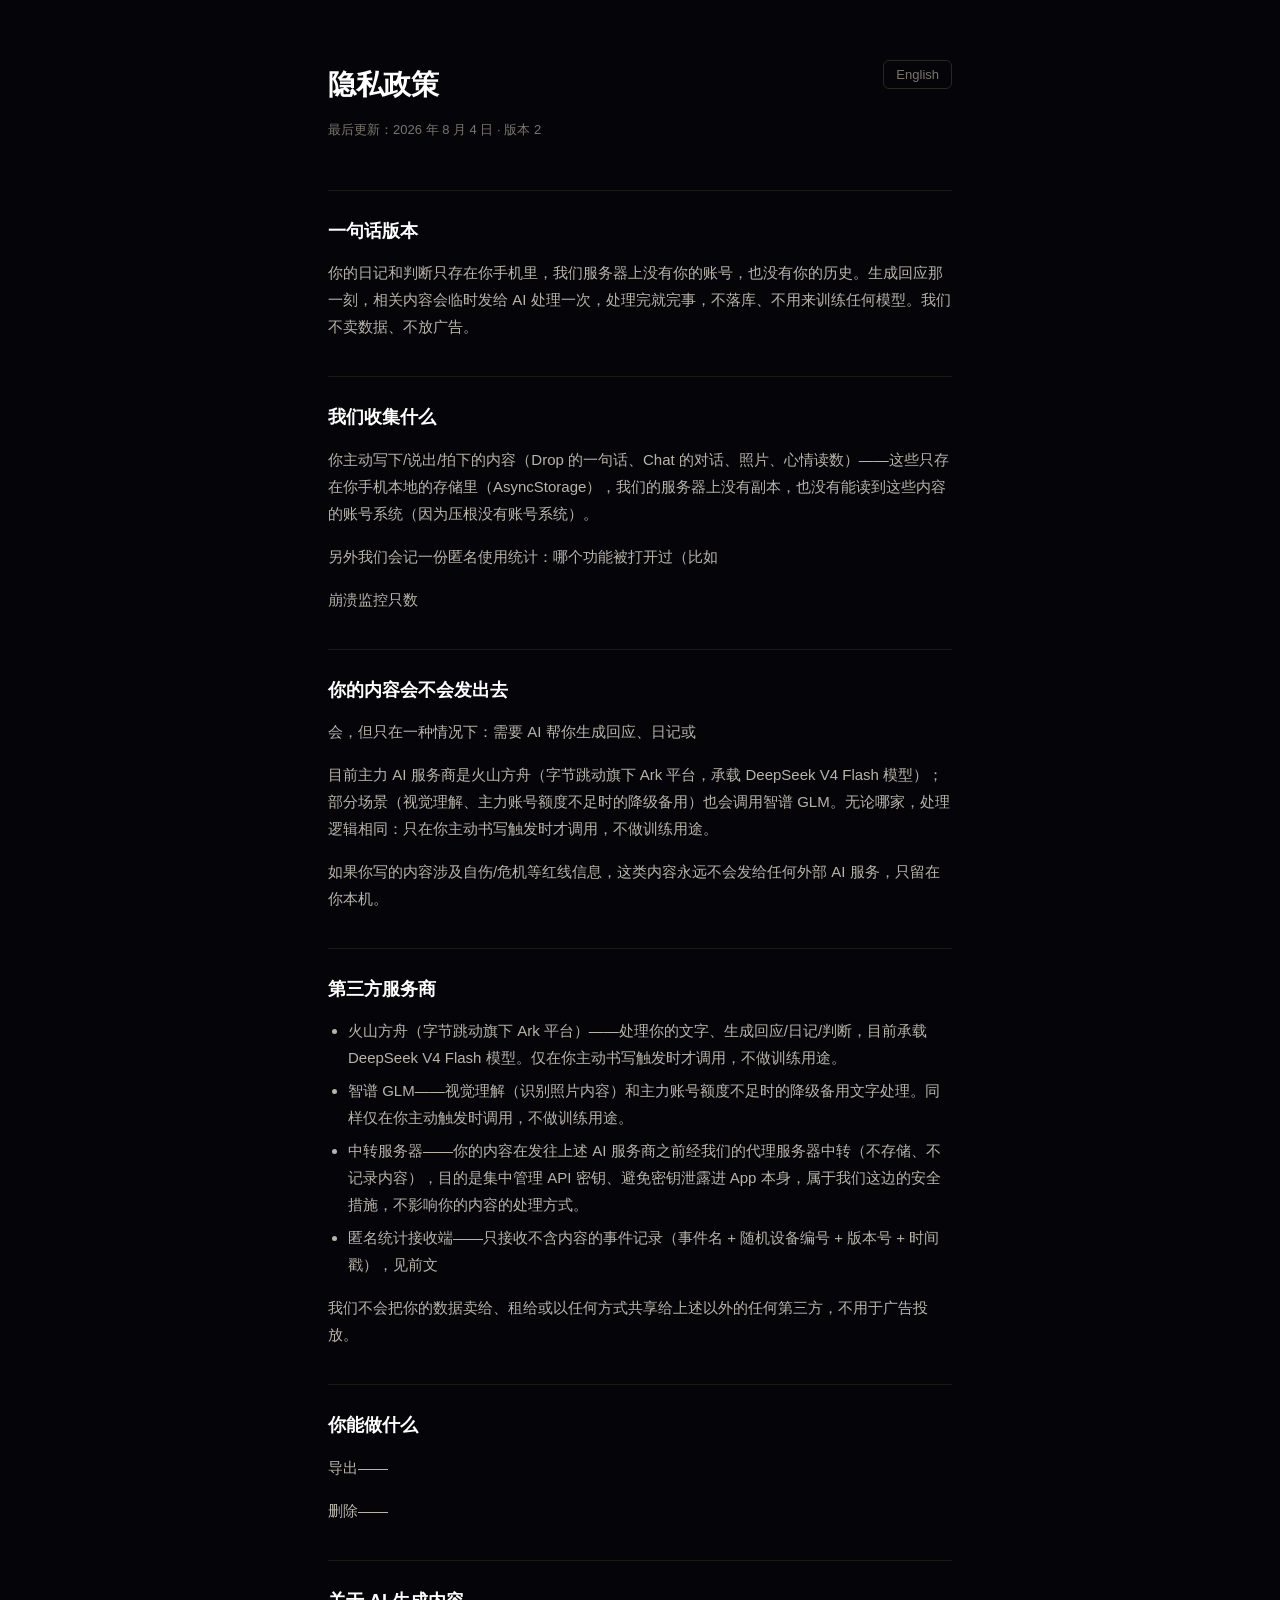
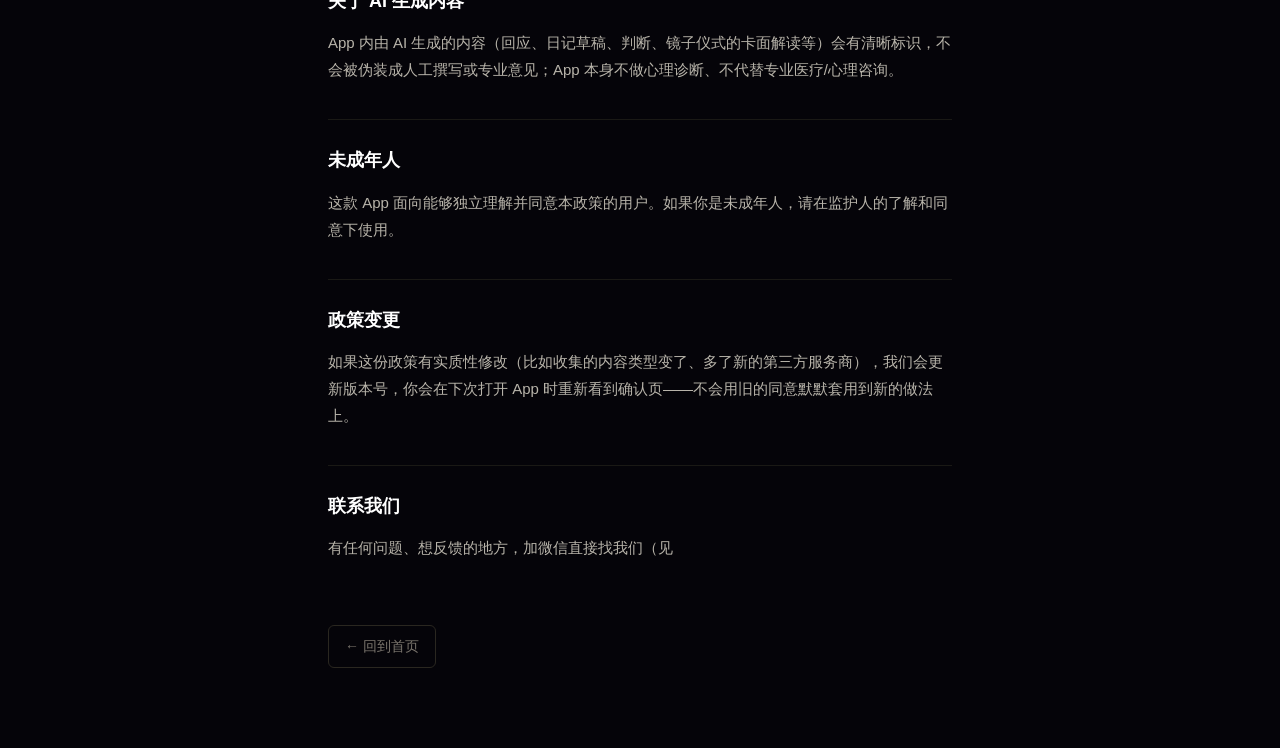
<file: privacy.html>
<!doctype html>
<html lang="en">
<head>
<meta charset="utf-8">
<meta name="viewport" content="width=device-width,initial-scale=1,viewport-fit=cover">
<title>Privacy Policy · Soulor</title>
<meta name="description" content="Soulor Privacy Policy — your journal and reflections live only on your phone.">
<meta name="theme-color" content="#050409">
<style>
*{margin:0;padding:0;box-sizing:border-box}
body{background:#050409;color:#d4d0c8;font-family:-apple-system,BlinkMacSystemFont,"SF Pro Text","Helvetica Neue",sans-serif;line-height:1.8;padding:env(safe-area-inset-top) env(safe-area-inset-right) env(safe-area-inset-bottom) env(safe-area-inset-left)}
.wrap{max-width:680px;margin:0 auto;padding:60px 28px 80px}
.top{display:flex;justify-content:space-between;align-items:flex-start;flex-wrap:wrap;gap:12px;margin-bottom:8px}
h1{font-size:28px;font-weight:600;color:#fff;letter-spacing:-0.3px}
.lang-toggle{font-size:13px;color:#7a756d;border:1px solid #2a2720;border-radius:6px;padding:6px 12px;background:transparent;cursor:pointer;transition:border-color .2s;white-space:nowrap}
.lang-toggle:hover{border-color:#c9a96e}
.meta{font-size:13px;color:#7a756d;margin-bottom:48px}
h2{font-size:18px;font-weight:600;color:#fff;margin:36px 0 12px;padding-top:24px;border-top:1px solid #1a1915}
p{margin-bottom:16px;font-size:15px;color:#b8b4aa}
ul{margin:0 0 16px 20px;font-size:15px;color:#b8b4aa}
li{margin-bottom:6px}
strong{color:#fff}
a{color:#c9a96e;text-decoration:none}
.back{display:inline-block;margin-top:48px;font-size:14px;color:#7a756d;border:1px solid #2a2720;border-radius:6px;padding:8px 16px;text-decoration:none;transition:border-color .2s}
.back:hover{border-color:#c9a96e}
</style>
</head>
<body>
<div class="wrap">

<div class="top">
<h1 data-zh="隐私政策">Privacy Policy</h1>
<button class="lang-toggle" id="langToggle" onclick="toggleLang()">中文</button>
</div>
<p class="meta" data-zh="最后更新：2026 年 8 月 4 日 · 版本 2">Last updated: August 4, 2026 · Version 2</p>

<h2 data-zh="一句话版本">In one sentence</h2>
<p data-zh="你的日记和判断只存在你手机里，我们服务器上没有你的账号，也没有你的历史。生成回应那一刻，相关内容会临时发给 AI 处理一次，处理完就完事，不落库、不用来训练任何模型。我们不卖数据、不放广告。">Your journal and reflections live only on your phone. We have no account system and no history on our servers. When generating a response, the relevant text is sent to an AI provider once, processed, and discarded — never stored, never used for training. We don't sell data or run ads.</p>

<h2 data-zh="我们收集什么">What we collect</h2>
<p data-zh="你主动写下/说出/拍下的内容（Drop 的一句话、Chat 的对话、照片、心情读数）——这些只存在你手机本地的存储里（AsyncStorage），我们的服务器上没有副本，也没有能读到这些内容的账号系统（因为压根没有账号系统）。">Content you actively write, speak, or photograph (a Drop note, Chat conversation, photo, mood reading) — these exist only in your phone's local storage (AsyncStorage). We have no server-side copy and no account system that could access them.</p>
<p data-zh="另外我们会记一份匿名使用统计：哪个功能被打开过（比如"打开了关于你"）、App 版本号、一个随机生成、跟你身份无关的设备编号。这份统计里没有你写的任何一个字，只有"发生过什么事件"这一类信息。">We also keep anonymous usage statistics: which features were opened (e.g. "opened About You"), app version number, and a randomly generated device ID not linked to your identity. This statistics data contains none of your written content — only event-level information.</p>
<p data-zh="崩溃监控只数"崩了没崩、致命不致命"这两个数字，不收集报错的具体内容或堆栈信息。">Crash monitoring counts only two numbers — whether a crash occurred and whether it was fatal — without collecting error details or stack traces.</p>

<h2 data-zh="你的内容会不会发出去">Does your content leave your device</h2>
<p data-zh="会，但只在一种情况下：需要 AI 帮你生成回应、日记或"关于你"里的判断时，那一刻相关的文字会发给我们的 AI 处理服务商处理一次。处理是即时的、一次性的——我们不会把这些内容存进自己的数据库，也不会用它来训练任何模型，无论是我们自己的还是第三方的。">Yes, but only in one case: when AI needs to generate a response, journal entry, or reflection for you. At that moment, the relevant text is sent to our AI provider once. Processing is immediate and one-shot — we never store it in our own database or use it to train any model, ours or third-party.</p>
<p data-zh="目前主力 AI 服务商是火山方舟（字节跳动旗下 Ark 平台，承载 DeepSeek V4 Flash 模型）；部分场景（视觉理解、主力账号额度不足时的降级备用）也会调用智谱 GLM。无论哪家，处理逻辑相同：只在你主动书写触发时才调用，不做训练用途。">Our primary AI provider is Volcengine Ark (ByteDance's platform, running DeepSeek V4 Flash). For certain scenarios (visual understanding, fallback when quota is exhausted), we also call Zhipu GLM. Regardless of provider, the logic is the same: called only when you actively write, never for training.</p>
<p data-zh="如果你写的内容涉及自伤/危机等红线信息，这类内容永远不会发给任何外部 AI 服务，只留在你本机。"><strong>If your content involves self-harm or crisis situations, it is never sent to any external AI service — it stays entirely on your device.</strong></p>

<h2 data-zh="第三方服务商">Third-party services</h2>
<ul>
<li data-zh="火山方舟（字节跳动旗下 Ark 平台）——处理你的文字、生成回应/日记/判断，目前承载 DeepSeek V4 Flash 模型。仅在你主动书写触发时才调用，不做训练用途。"><strong>Volcengine Ark</strong> (ByteDance) — processes your text to generate responses, journal entries, and reflections. Currently runs DeepSeek V4 Flash. Called only when you actively write; never used for training.</li>
<li data-zh="智谱 GLM——视觉理解（识别照片内容）和主力账号额度不足时的降级备用文字处理。同样仅在你主动触发时调用，不做训练用途。"><strong>Zhipu GLM</strong> — visual understanding (photo recognition) and fallback text processing when primary quota is exhausted. Also called only on your active trigger; never for training.</li>
<li data-zh="中转服务器——你的内容在发往上述 AI 服务商之前经我们的代理服务器中转（不存储、不记录内容），目的是集中管理 API 密钥、避免密钥泄露进 App 本身，属于我们这边的安全措施，不影响你的内容的处理方式。"><strong>Relay server</strong> — your content passes through our proxy server before reaching the AI providers above. The relay does not store or log content. Its purpose is to manage API keys server-side and prevent key exposure in the app binary — a security measure on our end that does not change how your content is handled.</li>
<li data-zh="匿名统计接收端——只接收不含内容的事件记录（事件名 + 随机设备编号 + 版本号 + 时间戳），见前文"我们收集什么"。"><strong>Anonymous analytics endpoint</strong> — receives only content-free event records (event name + random device ID + version + timestamp), as described in "What we collect" above.</li>
</ul>
<p data-zh="我们不会把你的数据卖给、租给或以任何方式共享给上述以外的任何第三方，不用于广告投放。">We do not sell, rent, or share your data with any third party beyond those listed above, and we do not use it for advertising.</p>

<h2 data-zh="你能做什么">Your rights</h2>
<p data-zh="导出——"数据主权中心"里随时能把你的全部记录打包导出，带走、备份到你自己的地方，我们不干涉。"><strong>Export</strong> — the Data Sovereignty Center lets you export all your records at any time. Take them, back them up on your own terms — we don't interfere.</p>
<p data-zh="删除——"数据主权中心"的"永久删除全部数据"会清空本机存储的一切（记录、日记、判断、使用统计、随机设备编号），是真正的删除，不是标记隐藏；删完这台设备上不会再留有任何副本。这个操作不可撤销，删之前请先导出你想留的部分。"><strong>Delete</strong> — "Permanently delete all data" in the Data Sovereignty Center erases everything stored locally (records, journals, reflections, usage statistics, device ID). This is a true deletion, not a soft hide — no copy remains on this device. This action is irreversible; please export what you want to keep before confirming.</p>

<h2 data-zh="关于 AI 生成内容">About AI-generated content</h2>
<p data-zh="App 内由 AI 生成的内容（回应、日记草稿、判断、镜子仪式的卡面解读等）会有清晰标识，不会被伪装成人工撰写或专业意见；App 本身不做心理诊断、不代替专业医疗/心理咨询。">AI-generated content within the app (responses, draft journals, reflections, mirror ritual card readings, etc.) is clearly labeled and never presented as human-written or professional advice. The app does not provide psychological diagnosis or replace professional medical/mental health services.</p>

<h2 data-zh="未成年人">Minors</h2>
<p data-zh="这款 App 面向能够独立理解并同意本政策的用户。如果你是未成年人，请在监护人的了解和同意下使用。">This app is intended for users who can independently understand and agree to this policy. If you are a minor, please use it with the knowledge and consent of a guardian.</p>

<h2 data-zh="政策变更">Changes to this policy</h2>
<p data-zh="如果这份政策有实质性修改（比如收集的内容类型变了、多了新的第三方服务商），我们会更新版本号，你会在下次打开 App 时重新看到确认页——不会用旧的同意默默套用到新的做法上。">If this policy undergoes material changes (e.g. new data types collected, new third-party services added), we will update the version number and you will see the consent page again the next time you open the app — we will never retroactively apply new practices under old consent.</p>

<h2 data-zh="联系我们">Contact us</h2>
<p data-zh="有任何问题、想反馈的地方，加微信直接找我们（见"数据主权中心"的反馈入口），我们真的会看。">Any questions or feedback — reach us via WeChat (see the feedback entry in the Data Sovereignty Center). We actually read every message.</p>

<a class="back" href="https://soulor.id/" data-zh="← 回到首页">← Back to home</a>

</div>

<script>
(function(){
  var KEY='soulor.lang';
  var zhBtn=document.getElementById('langToggle');
  var html=document.documentElement;

  function swapTo(lang){
    var els=document.querySelectorAll('[data-zh]');
    for(var i=0;i<els.length;i++){
      var el=els[i];
      if(lang==='zh'){
        if(!el.hasAttribute('data-en')) el.setAttribute('data-en',el.textContent);
        el.textContent=el.getAttribute('data-zh');
      }else{
        if(el.hasAttribute('data-en')) el.textContent=el.getAttribute('data-en');
      }
    }
  }

  function setLang(lang){
    html.setAttribute('data-lang',lang);
    html.setAttribute('lang',lang==='zh'?'zh-CN':'en');
    document.title=lang==='zh'?'隐私政策 · Soulor·灵镜':'Privacy Policy · Soulor';
    var metas=document.querySelectorAll('meta[name="description"]');
    if(metas[0]) metas[0].setAttribute('content',
      lang==='zh'?'Soulor 隐私政策——你的日记和判断只存在你手机里。'
      :'Soulor Privacy Policy — your journal and reflections live only on your phone.');
    zhBtn.textContent=lang==='zh'?'English':'中文';
    swapTo(lang);
    localStorage.setItem(KEY,lang);
  }

  var saved=localStorage.getItem(KEY);
  if(saved){setLang(saved)}
  else{
    var nav=navigator.language||'';
    setLang(nav.indexOf('zh')===0?'zh':'en');
  }

  window.toggleLang=function(){
    setLang(html.getAttribute('data-lang')==='zh'?'en':'zh');
  };
})();
</script>

</body>
</html>
</file>
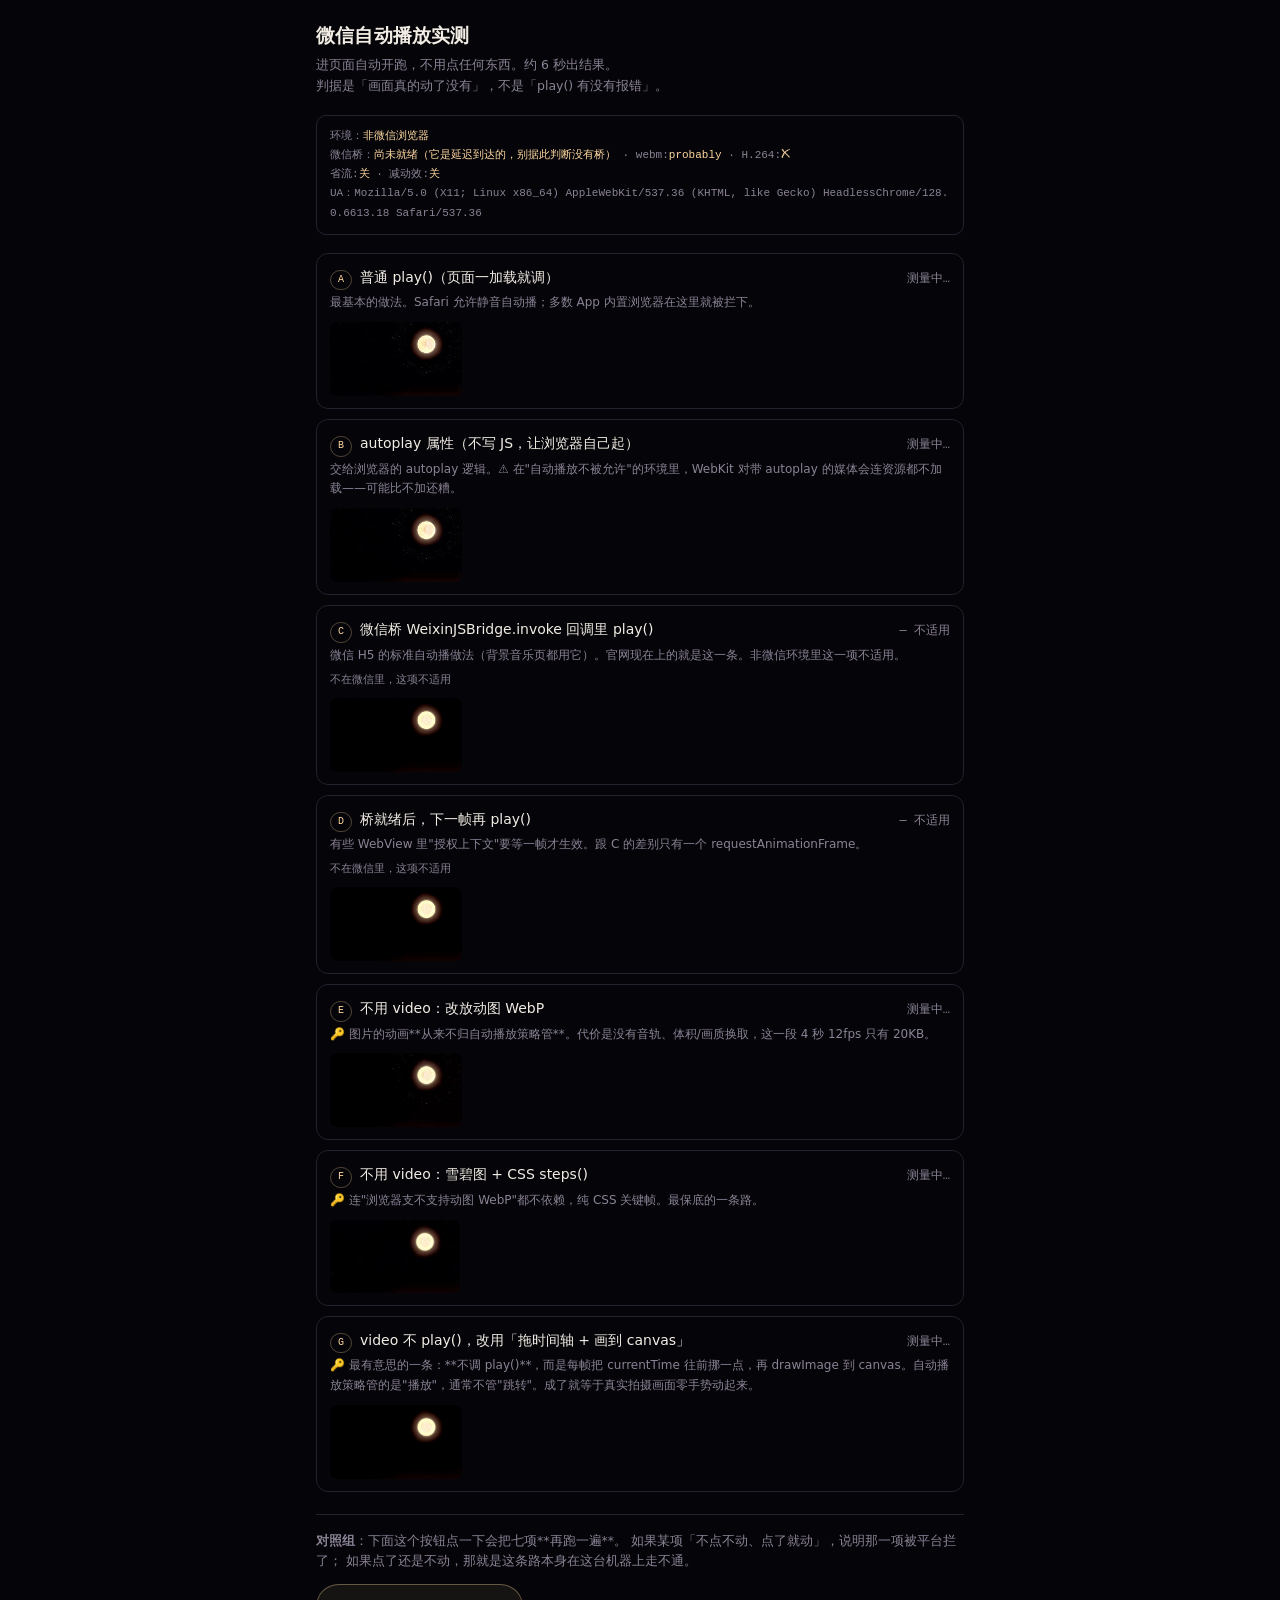
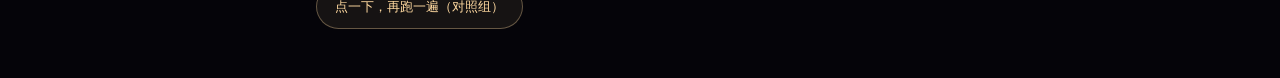
<file: lab/autoplay.html>
<!doctype html>
<html lang="zh-CN">
<head>
<meta charset="utf-8">
<meta name="viewport" content="width=device-width,initial-scale=1,viewport-fit=cover">
<meta name="robots" content="noindex">
<title>自动播放实测 · Soulor</title>
<!--
  微信里到底能不能"一进去画面就动"——七种办法一次全试，页面自己量、自己判。
  Trev 2026-08-02：「有没有办法做到微信一进去就跟网页版一样动画自动播放，无解么？」

  🔴 这一页的规矩：**不看"我调用了 play()"，只看"画面真的动了没有"**。
  play() 返回成功但画面纹丝不动、或者 promise 既不 resolve 也不 reject，都是常见情形。
  所以每一项的判据都是**客观量出来的**：
    · <video> 类 → currentTime 在 2.5s 内有没有往前走
    · 动图/雪碧图 → 画面像素 / background-position 有没有变
  全程零交互：进页面就跑，跑完出表。最后那个按钮是**对照组**（点一下再跑一遍），
  用来区分"平台拦了"和"根本坏了"。
-->
<style>
  :root{--bg:#050409;--ink:#F2EDE4;--dim:#8B8395;--gold:#FFD9A0;--line:#26202E;
        --ok:#7BE0A8;--no:#FF8A8A;--wait:#8B8395}
  *{box-sizing:border-box}
  html,body{margin:0;background:var(--bg);color:var(--ink);
    font:14px/1.65 -apple-system,"PingFang SC",system-ui,sans-serif;
    -webkit-text-size-adjust:100%}
  .wrap{max-width:680px;margin:0 auto;padding:20px 16px 56px}
  h1{font-size:19px;margin:0 0 4px;letter-spacing:.01em}
  .sub{color:var(--dim);font-size:12.5px;margin:0 0 18px}
  .env{border:1px solid var(--line);border-radius:10px;padding:11px 13px;margin-bottom:18px;
    font-family:ui-monospace,SFMono-Regular,Menlo,monospace;font-size:11px;line-height:1.75;
    color:var(--dim);word-break:break-all}
  .env b{color:var(--gold);font-weight:400}
  .row{border:1px solid var(--line);border-radius:12px;padding:12px 13px;margin-bottom:10px}
  .row.pass{border-color:rgba(123,224,168,.42)}
  .row.fail{border-color:rgba(255,138,138,.34)}
  .hd{display:flex;align-items:baseline;gap:8px;margin-bottom:3px}
  .tag{font-family:ui-monospace,monospace;font-size:10px;color:var(--gold);
    border:1px solid rgba(255,217,160,.3);border-radius:999px;padding:1px 7px;flex:0 0 auto}
  .nm{font-size:14px}
  .verdict{margin-left:auto;font-family:ui-monospace,monospace;font-size:12px;color:var(--wait)}
  .pass .verdict{color:var(--ok)} .fail .verdict{color:var(--no)}
  .why{color:var(--dim);font-size:12px;margin:2px 0 0}
  .num{font-family:ui-monospace,monospace;font-size:11px;color:var(--dim);margin-top:5px}
  .stage{margin-top:9px;display:flex;gap:8px;align-items:center;flex-wrap:wrap}
  .stage video,.stage img,.stage canvas,.sprite{
    width:132px;height:74px;object-fit:cover;border-radius:7px;background:#0b0912;display:block}
  .sprite{width:130px;height:73px;
    background-image:url(sun-sprite.jpg);background-size:600% 400%;
    animation:sp 2s steps(1) infinite}
  @keyframes sp{
    0%{background-position:0% 0%}      4.16%{background-position:20% 0%}
    8.33%{background-position:40% 0%}  12.5%{background-position:60% 0%}
    16.6%{background-position:80% 0%}  20.8%{background-position:100% 0%}
    25%{background-position:0% 33.3%}  29.1%{background-position:20% 33.3%}
    33.3%{background-position:40% 33.3%} 37.5%{background-position:60% 33.3%}
    41.6%{background-position:80% 33.3%} 45.8%{background-position:100% 33.3%}
    50%{background-position:0% 66.6%}  54.1%{background-position:20% 66.6%}
    58.3%{background-position:40% 66.6%} 62.5%{background-position:60% 66.6%}
    66.6%{background-position:80% 66.6%} 70.8%{background-position:100% 66.6%}
    75%{background-position:0% 100%}   79.1%{background-position:20% 100%}
    83.3%{background-position:40% 100%} 87.5%{background-position:60% 100%}
    91.6%{background-position:80% 100%} 95.8%{background-position:100% 100%}}
  .foot{margin-top:22px;padding-top:16px;border-top:1px solid var(--line);color:var(--dim);font-size:12.5px}
  button{appearance:none;font:inherit;font-size:13px;color:var(--gold);
    background:rgba(255,217,160,.07);border:1px solid rgba(255,217,160,.34);
    border-radius:999px;padding:11px 18px;margin-top:12px;cursor:pointer}
  .concl{border:1px solid rgba(255,217,160,.3);border-radius:12px;padding:13px;
    margin:18px 0 0;background:rgba(255,217,160,.045);font-size:13px;line-height:1.7}
</style>
</head>
<body>
<div class="wrap">
  <h1>微信自动播放实测</h1>
  <p class="sub">进页面自动开跑，不用点任何东西。约 6 秒出结果。<br>
     判据是「画面真的动了没有」，不是「play() 有没有报错」。</p>

  <div class="env" id="env">正在采集环境…</div>
  <div id="rows"></div>
  <div class="concl" id="concl" hidden></div>

  <div class="foot">
    <div><b>对照组</b>：下面这个按钮点一下会把七项**再跑一遍**。
      如果某项「不点不动、点了就动」，说明那一项被平台拦了；
      如果点了还是不动，那就是这条路本身在这台机器上走不通。</div>
    <button id="again" type="button">点一下，再跑一遍（对照组）</button>
  </div>
</div>

<script>
'use strict';
/* ══ 判定工具 ══ */
var rowsEl=document.getElementById('rows');

/* 每一项都要自证"画面动了"。两种量法：
   ① 视频：currentTime 走没走（最直接，且不受渲染层影响）
   ② 图像：把它画进 canvas，比两个时刻的像素差（动图/canvas 都适用）
   雪碧图是 CSS background-position 动画，画不进 canvas，就直接读计算样式。 */
function pixelDiff(a,b){
  var n=Math.min(a.length,b.length), s=0;
  for(var i=0;i<n;i+=4) s+=Math.abs(a[i]-b[i])+Math.abs(a[i+1]-b[i+1])+Math.abs(a[i+2]-b[i+2]);
  return s/(n/4)/3;                       // 每像素平均通道差
}
function grab(el,w,h){
  var c=document.createElement('canvas'); c.width=w||64; c.height=h||36;
  try{ c.getContext('2d').drawImage(el,0,0,c.width,c.height);
       return c.getContext('2d').getImageData(0,0,c.width,c.height).data; }
  catch(e){ return null; }
}

var TESTS=[
 {id:'A', name:'普通 play()（页面一加载就调）',
  why:'最基本的做法。Safari 允许静音自动播；多数 App 内置浏览器在这里就被拦下。',
  build:function(box){ var v=mkv(); box.appendChild(v); this.v=v;
    v.play().then(function(){},function(e){ this.err=e&&e.name; }.bind(this)); },
  measure:vidMeasure},

 {id:'B', name:'autoplay 属性（不写 JS，让浏览器自己起）',
  why:'交给浏览器的 autoplay 逻辑。⚠️ 在"自动播放不被允许"的环境里，WebKit 对带 autoplay 的媒体会连资源都不加载——可能比不加还糟。',
  build:function(box){ var v=mkv(true); box.appendChild(v); this.v=v; },
  measure:vidMeasure},

 {id:'C', name:'微信桥 WeixinJSBridge.invoke 回调里 play()',
  why:'微信 H5 的标准自动播做法（背景音乐页都用它）。官网现在上的就是这一条。非微信环境里这一项不适用。',
  build:function(box){ var v=mkv(); box.appendChild(v); this.v=v; var self=this;
    function kick(){ try{ window.WeixinJSBridge.invoke('getNetworkType',{},function(){
        v.play().then(function(){},function(e){ self.err=e&&e.name; }); }); }catch(e){} }
    if(window.WeixinJSBridge&&window.WeixinJSBridge.invoke) kick();
    else { document.addEventListener('WeixinJSBridgeReady',kick,false);
           self.note='桥还没就绪，已挂 WeixinJSBridgeReady'; } },
  measure:function(){ if(!window.WeixinJSBridge&&!/MicroMessenger/i.test(navigator.userAgent))
      return {skip:true, txt:'不在微信里，这项不适用'};
    return vidMeasure.call(this); }},

 {id:'D', name:'桥就绪后，下一帧再 play()',
  why:'有些 WebView 里"授权上下文"要等一帧才生效。跟 C 的差别只有一个 requestAnimationFrame。',
  build:function(box){ var v=mkv(); box.appendChild(v); this.v=v; var self=this;
    function kick(){ requestAnimationFrame(function(){ requestAnimationFrame(function(){
        v.play().then(function(){},function(e){ self.err=e&&e.name; }); }); }); }
    if(window.WeixinJSBridge&&window.WeixinJSBridge.invoke)
      window.WeixinJSBridge.invoke('getNetworkType',{},kick);
    else document.addEventListener('WeixinJSBridgeReady',function(){
      window.WeixinJSBridge.invoke('getNetworkType',{},kick); },false); },
  measure:function(){ if(!window.WeixinJSBridge&&!/MicroMessenger/i.test(navigator.userAgent))
      return {skip:true, txt:'不在微信里，这项不适用'};
    return vidMeasure.call(this); }},

 {id:'E', name:'不用 video：改放动图 WebP',
  why:'🔑 图片的动画**从来不归自动播放策略管**。代价是没有音轨、体积/画质换取，这一段 4 秒 12fps 只有 20KB。',
  build:function(box){ var im=new Image(); im.src='sun.webp?'+Date.now();
    im.decoding='async'; box.appendChild(im); this.im=im; },
  measure:function(){ var a=grab(this.im); if(!a) return {ok:false,txt:'读不到像素'};
    var self=this;
    return new Promise(function(res){ setTimeout(function(){
      var b=grab(self.im);
      var d=b?pixelDiff(a,b):0;
      res({ok:d>1.2, txt:(d>1.2?'在动':'没动')+'（帧间像素差 '+d.toFixed(2)+'，判据 >1.2）'});
    },2400); }); }},

 {id:'F', name:'不用 video：雪碧图 + CSS steps()',
  why:'🔑 连"浏览器支不支持动图 WebP"都不依赖，纯 CSS 关键帧。最保底的一条路。',
  build:function(box){ var d=document.createElement('div'); d.className='sprite';
    box.appendChild(d); this.d=d; },
  measure:function(){ var self=this;
    var a=getComputedStyle(this.d).backgroundPosition;
    return new Promise(function(res){ setTimeout(function(){
      var b=getComputedStyle(self.d).backgroundPosition;
      res({ok:a!==b, txt:(a!==b?'在动':'没动')+'（background-position '+a+' → '+b+'）'});
    },2400); }); }},

 {id:'G', name:'video 不 play()，改用「拖时间轴 + 画到 canvas」',
  why:'🔑 最有意思的一条：**不调 play()**，而是每帧把 currentTime 往前挪一点，再 drawImage 到 canvas。自动播放策略管的是"播放"，通常不管"跳转"。成了就等于真实拍摄画面零手势动起来。',
  build:function(box){ var v=mkv(); v.style.display='none'; v.removeAttribute('autoplay');
    var c=document.createElement('canvas'); c.width=264; c.height=148;
    box.appendChild(v); box.appendChild(c); this.v=v; this.c=c;
    var ctx=c.getContext('2d'), t=0, self=this;
    function loop(){ if(self.stop) return;
      if(v.readyState>=2){ t=(t+1/12)%(v.duration||4);
        try{ v.currentTime=t; ctx.drawImage(v,0,0,c.width,c.height); }catch(e){}
      }
      self.raf=requestAnimationFrame(loop); }
    v.addEventListener('loadeddata',function(){ self.ready=true; });
    loop(); },
  measure:function(){ var self=this, a=grab(this.c);
    return new Promise(function(res){ setTimeout(function(){
      var b=grab(self.c), d=(a&&b)?pixelDiff(a,b):0;
      res({ok:d>1.2, txt:(d>1.2?'在动':'没动')+'（画面像素差 '+d.toFixed(2)
           +'，readyState='+self.v.readyState+'，判据 >1.2）'});
    },2400); }); }}
];

function mkv(withAutoplay){
  var v=document.createElement('video');
  v.muted=true; v.loop=true; v.playsInline=true; v.preload='auto';
  v.setAttribute('playsinline',''); v.setAttribute('webkit-playsinline','');
  v.setAttribute('muted','');
  if(withAutoplay) v.setAttribute('autoplay','');
  var q='?'+Date.now();
  [['sun.webm','video/webm'],['sun.mp4','video/mp4']].forEach(function(p){
    var s=document.createElement('source'); s.src=p[0]+q; s.type=p[1]; v.appendChild(s); });
  return v;
}
function vidMeasure(){
  var v=this.v, self=this, t0=v.currentTime;
  return new Promise(function(res){ setTimeout(function(){
    var t1=v.currentTime, moved=t1>t0+0.15;
    res({ok:moved, txt:(moved?'在动':'没动')
      +'（currentTime '+t0.toFixed(2)+' → '+t1.toFixed(2)
      +'，readyState='+v.readyState+(self.err?'，play() 被拒：'+self.err:'')
      +(v.paused?'，paused':'')+'）'+(self.note?' · '+self.note:'')});
  },2500); }); }

/* ══ 跑 ══ */
function render(){
  rowsEl.innerHTML='';
  TESTS.forEach(function(t){
    var r=document.createElement('div'); r.className='row'; r.id='r'+t.id;
    r.innerHTML='<div class="hd"><span class="tag">'+t.id+'</span>'
      +'<span class="nm">'+t.name+'</span><span class="verdict">测量中…</span></div>'
      +'<p class="why">'+t.why+'</p><div class="num"></div>'
      +'<div class="stage"></div>';
    rowsEl.appendChild(r);
    t.el=r; t.stop=false;
    try{ t.build(r.querySelector('.stage')); }catch(e){ t.buildErr=String(e); }
  });
}
function run(){
  var done=0;
  TESTS.forEach(function(t){
    Promise.resolve().then(function(){ return t.measure(); }).then(function(r){
      var v=t.el.querySelector('.verdict'), n=t.el.querySelector('.num');
      if(r.skip){ v.textContent='— 不适用'; n.textContent=r.txt; }
      else { t.el.classList.add(r.ok?'pass':'fail');
             v.textContent=r.ok?'✅ 动了':'❌ 没动'; n.textContent=r.txt; }
      t.result=r.skip?null:r.ok;
      if(++done===TESTS.length) conclude();
    });
  });
}
function conclude(){
  var c=document.getElementById('concl'); c.hidden=false;
  var vid=TESTS.filter(function(t){return 'ABCD'.indexOf(t.id)>=0 && t.result!==null;});
  var vidOk=vid.filter(function(t){return t.result;});
  var alt=TESTS.filter(function(t){return 'EFG'.indexOf(t.id)>=0 && t.result;});
  var s='<b>结论：</b><br>';
  if(vidOk.length) s+='✅ <b>这台机器上 &lt;video&gt; 能零手势自动播</b>——'
      +vidOk.map(function(t){return t.id;}).join('、')+' 这几项动了。官网走的是 C。<br>';
  else s+='❌ <b>这台机器上 &lt;video&gt; 零手势播不了</b>（A–D 全灭）。这是平台策略，不是 bug。<br>';
  if(alt.length) s+='🔑 但 <b>'+alt.map(function(t){return t.id;}).join('、')
      +'</b> 动了——说明<b>不用 &lt;video&gt; 就能拿到零手势动画</b>：'
      +'E＝动图、F＝CSS 雪碧图、G＝拖时间轴画到 canvas（G 是真实拍摄画面）。';
  else s+='连 E/F/G 也没动——那多半是这一页本身没跑起来，把整屏截给我。';
  c.innerHTML=s;
}
function envInfo(){
  var ua=navigator.userAgent, t=document.createElement('video');
  var wx=(ua.match(/MicroMessenger\/([\d.]+)/i)||[])[1];
  var ios=(ua.match(/OS (\d+[_\d]*) like Mac/)||[])[1];
  document.getElementById('env').innerHTML=
     '环境：<b>'+(wx?'微信 '+wx:(/MicroMessenger/i.test(ua)?'微信':'非微信浏览器'))+'</b>'
    +(ios?' · iOS '+ios.replace(/_/g,'.'):'')
    +'<br>微信桥：<b>'+(window.WeixinJSBridge?'已就绪':'尚未就绪（它是延迟到达的，别据此判断没有桥）')+'</b>'
    +' · webm:<b>'+(t.canPlayType('video/webm; codecs="vp9"')||'✗')+'</b>'
    +' · H.264:<b>'+(t.canPlayType('video/mp4; codecs="avc1.42E01E"')||'✗')+'</b>'
    +'<br>省流:<b>'+((navigator.connection&&navigator.connection.saveData)?'开':'关')+'</b>'
    +' · 减动效:<b>'+(matchMedia('(prefers-reduced-motion: reduce)').matches?'开':'关')+'</b>'
    +'<br>UA：'+ua;
}
envInfo(); render(); run();
/* 🔴 桥是**延迟就绪**的：页面加载那一瞬 window.WeixinJSBridge 往往还不存在，
   而上面那行环境信息是一次性渲染的快照——于是它会显示"不在/未就绪"，
   让人误以为这台机器没有桥，其实几百毫秒后就绪了、C 也成功了
   （Trev 2026-08-03 的实测截图就是这样：环境行说"不在"，C 却是 ✅ 1.81s）。
   所以桥一就绪就把那行重画一次。 */
document.addEventListener('WeixinJSBridgeReady',function(){ setTimeout(envInfo,0); },false);
setTimeout(envInfo,1500);

document.getElementById('again').addEventListener('click',function(){
  TESTS.forEach(function(t){ t.stop=true; if(t.raf) cancelAnimationFrame(t.raf);
    t.result=undefined; t.err=null; t.note=null; });
  document.getElementById('concl').hidden=true;
  setTimeout(function(){ render(); run(); },60);
});
</script>
</body>
</html>
</file>
<file: font.css>
@font-face{font-family:"Instrument Serif";font-style:normal;font-weight:400;font-display:swap;src:url([data-uri]) format("woff2")}
</file>
<file: v1/font.css>
@font-face{font-family:"Instrument Serif";font-style:normal;font-weight:400;font-display:swap;src:url([data-uri]) format("woff2")}
</file>
